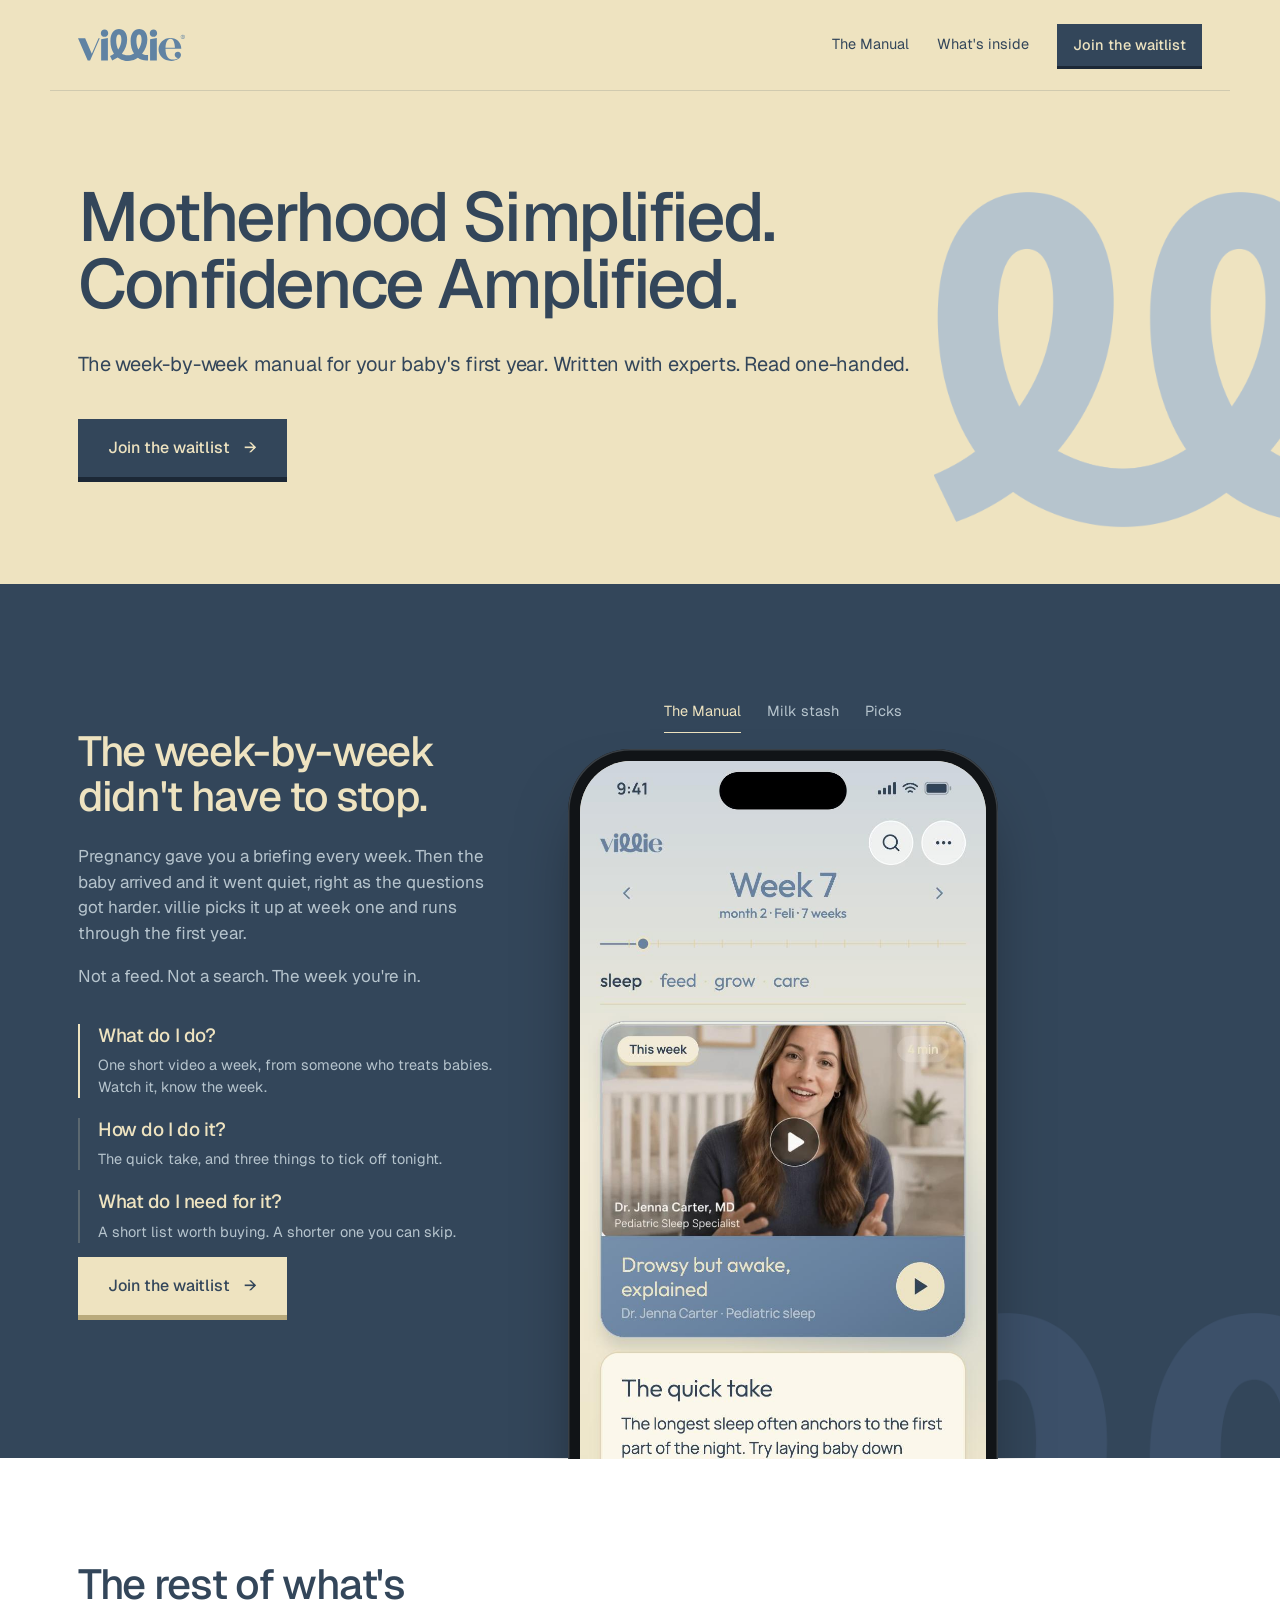
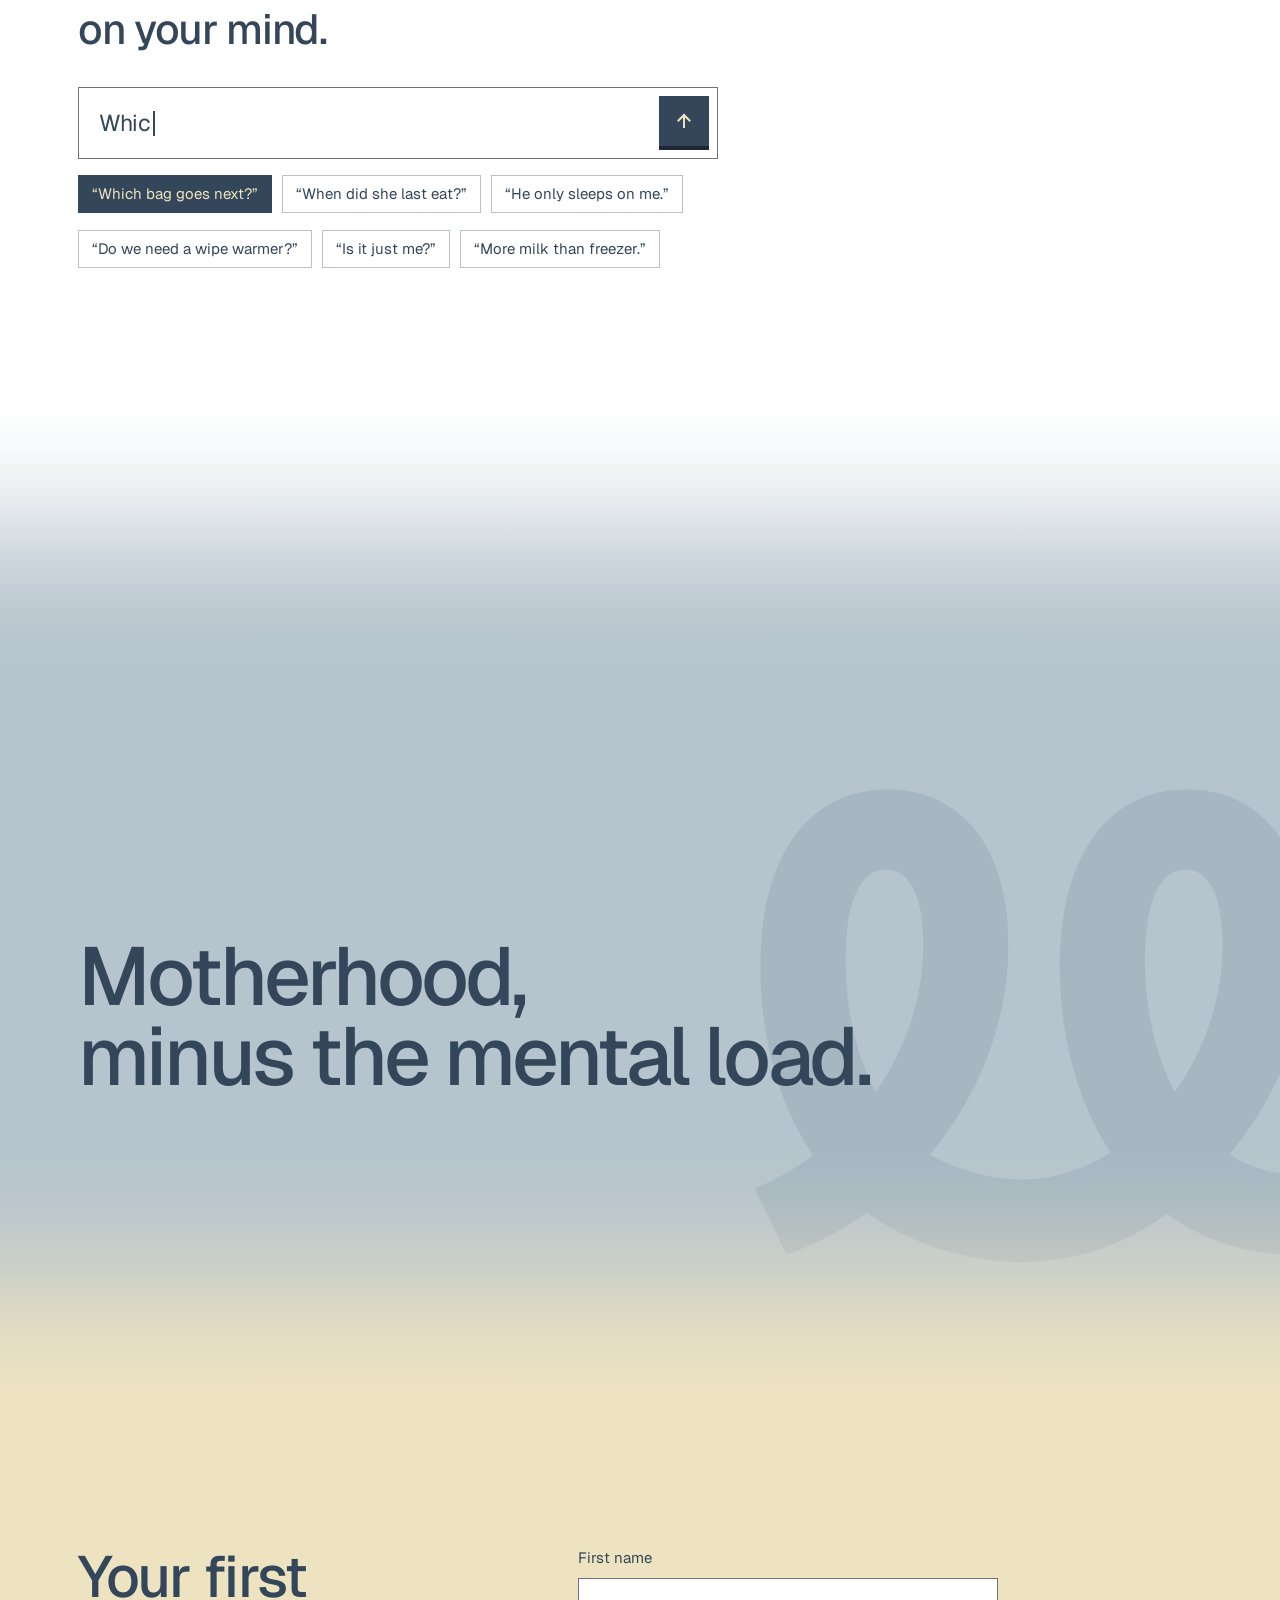
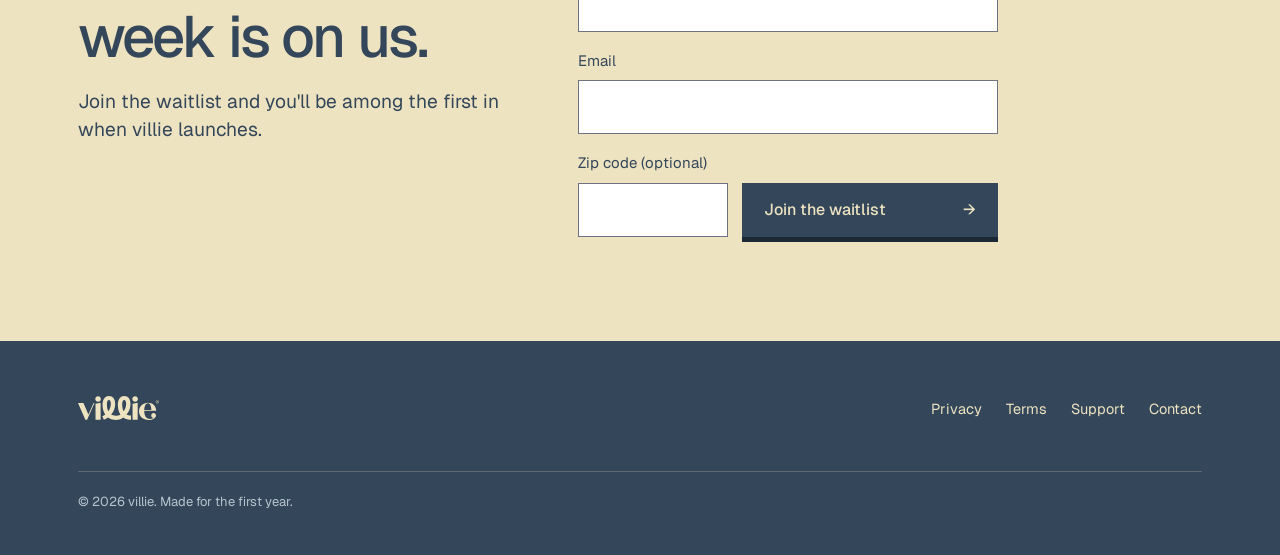
<file: index.html>
<!DOCTYPE html>
<html lang="en">
<head>
  <meta charset="UTF-8" />
  <meta name="viewport" content="width=device-width, initial-scale=1.0" />
  <title>villie · Motherhood Simplified. Confidence Amplified.</title>
  <meta name="description" content="villie is the week-by-week manual for your baby's first year. Written with experts, read one-handed." />
  <meta name="theme-color" content="#EEE3C0" />
  <link rel="canonical" href="https://villieapp.com/" />

  <meta property="og:title" content="villie · Motherhood Simplified. Confidence Amplified." />
  <meta property="og:description" content="The week-by-week manual for your baby's first year. Written with experts, read one-handed." />
  <meta property="og:type" content="website" />
  <meta property="og:url" content="https://villieapp.com/" />
  <meta property="og:site_name" content="villie" />
  <meta property="og:image" content="https://villieapp.com/og-image.jpg" />
  <meta property="og:image:type" content="image/jpeg" />
  <meta property="og:image:width" content="1200" />
  <meta property="og:image:height" content="630" />
  <meta property="og:image:alt" content="villie: Motherhood Simplified. Confidence Amplified." />

  <meta name="twitter:card" content="summary_large_image" />
  <meta name="twitter:title" content="villie · Motherhood Simplified. Confidence Amplified." />
  <meta name="twitter:description" content="The week-by-week manual for your baby's first year." />
  <meta name="twitter:image" content="https://villieapp.com/og-image.jpg" />

  <link rel="preconnect" href="https://fonts.googleapis.com" />
  <link rel="preconnect" href="https://fonts.gstatic.com" crossorigin />
  <link href="https://fonts.googleapis.com/css2?family=Geist:wght@400;500&display=swap" rel="stylesheet" />
  <link rel="stylesheet" href="styles.css" />
  <link rel="icon" type="image/png" sizes="32x32" href="favicon-32.png" />
  <link rel="icon" type="image/png" sizes="16x16" href="favicon-16.png" />
  <link rel="apple-touch-icon" href="villie-emblem-180.png" />

  <style>
    /* ════════════════ villie landing ════════════════
       Built to read like the brand book itself: numbered sections, hairline
       rules, a label column left and content right, flat full-bleed colour
       fields, tight negative tracking.

       ── DELIBERATELY ABSENT ──────────────────────────────────────────
       Pill / fully-rounded buttons, dot-prefixed eyebrows, rounded cards
       with icon chips, and small muted captions sitting beside a CTA.
       Those are the stock vocabulary of generated landing pages and the
       founder spotted them immediately. Corners here are square and the
       structure comes from rules and alignment, not from boxes. Keep it so.

       ── PALETTE / CONTRAST ───────────────────────────────────────────
       Champagne #EEE3C0 · Pastel Heather #B6C4CD · Glaucous #6083A3.
       Glaucous cannot carry small text (3.1:1 on champagne, 4.0:1 on
       white). Text-bearing dark fields use --ink #33465A, the deeper tone
       of the same blue: champagne on ink is 7.6:1.
       ───────────────────────────────────────────────────────────────── */

    :root {
      --white:#FFFFFF; --champagne:#EEE3C0; --heather:#B6C4CD; --glaucous:#6083A3;
      --ink:#33465A; --graphite:#6E7180; --space:#9DA2B3; --steel:#BCBFCC;
      --smoke:#D3D6E0; --cloud:#EDEFF7;
      --rule:rgba(51,70,90,.16); --rule-dk:rgba(238,227,192,.22);
      --gutter:28px; --maxw:1180px;
      --ease:cubic-bezier(.2,.7,.2,1);
      --edge:#1C2836;  /* the side of an ink button */
    }

    html, body {
      margin:0; background:var(--white); color:var(--ink);
      font-family:'Geist', -apple-system, BlinkMacSystemFont, 'Segoe UI', sans-serif;
      font-size:17px; line-height:1.5; -webkit-font-smoothing:antialiased;
    }
    * { box-sizing:border-box; }
    img { max-width:100%; }
    main { max-width:none; margin:0; padding:0; }
    .wrap { max-width:var(--maxw); margin:0 auto; padding:0 var(--gutter); position:relative; z-index:1; }

    /* One column, left-aligned. No label gutter and no section numbering:
       "01 / 02 / 03" down the side and a margin-note column are both stock
       generated-page decoration, flagged on sight. The headlines, the colour
       fields and the hairline index carry the structure instead. */
    /* Keep the page's single left margin. A narrower max-width here would be
       re-centred by .wrap's auto margins and indent these sections away from
       the full-bleed bands; constrain the content instead. */
    .cols > h1, .cols > .lede, .cols > div { max-width:920px; }

    /* The masthead stays with her: it leaves on the way down and returns on
       the way up, so the one action is always a thumb away. */
    header.lp { background:var(--champagne); position:sticky; top:0; z-index:20; }
    header.lp.away { transform:translateY(-100%); }
    header.lp:focus-within { transform:none; }
    header.lp .inner {
      max-width:var(--maxw); margin:0 auto; padding:24px var(--gutter);
      display:flex; align-items:center; justify-content:space-between; gap:20px;
      border-bottom:1px solid var(--rule);
    }
    .lp-mark { display:inline-flex; color:var(--glaucous); text-decoration:none; }
    .lp-mark i, footer.lp .mark i {
      display:block; height:32px; aspect-ratio:432.53 / 128.88; background:currentColor;
      -webkit-mask:url(villie-wordmark.svg) no-repeat center / contain;
              mask:url(villie-wordmark.svg) no-repeat center / contain;
    }
    nav.lp { display:flex; align-items:center; gap:28px; font-size:14.5px; }
    nav.lp a { color:var(--ink); text-decoration:none; padding-bottom:2px; border-bottom:1px solid transparent; }
    nav.lp a:hover, nav.lp a[aria-current="true"] { border-bottom-color:var(--ink); }
    /* The one action on the page, also in the masthead. Square, like every button here. */
    nav.lp a.nav-cta { background:var(--ink); color:var(--champagne); padding:10px 16px; border:none; font-weight:500;
                       box-shadow:0 3px 0 var(--edge); }
    nav.lp a.nav-cta:active { transform:translateY(2px); box-shadow:0 1px 0 var(--edge); }
    .skip { position:absolute; left:-9999px; top:0; background:var(--ink); color:var(--champagne); padding:12px 16px; z-index:10; }
    .skip:focus { left:0; }

    .hero { background:var(--champagne); padding:92px 0 108px; }
    h1 { font-size:clamp(38px,5.4vw,74px); line-height:.98; letter-spacing:-.035em; font-weight:500; margin:0 0 32px; text-wrap:balance; }
    /* Ink, not graphite: graphite on champagne is 3.8:1, under the 4.5:1 floor. */
    .ln { display:block; overflow:hidden; padding-bottom:.14em; margin-bottom:-.14em; }
    .ln > span { display:block; }
    .lede { font-size:clamp(17px,1.7vw,20px); line-height:1.45; letter-spacing:-.01em;
            color:var(--ink); max-width:50ch; margin:0 0 40px; text-wrap:pretty; }

    /* Square. Not a pill. */
    .btn {
      display:inline-flex; align-items:center; gap:14px; padding:17px 30px; border-radius:0;
      background:var(--ink); color:var(--champagne); font-size:16px; font-weight:500;
      text-decoration:none; border:none; cursor:pointer; font-family:inherit;
    }
    /* Buttons are keys. Each has a side: a solid edge under its face, in the
       darker tone of its own colour. The face lifts a little under the
       pointer and goes down when pressed, and stays down while it is busy.
       Hard edges only: no blur, no gradient, square like everything else. */
    .btn { box-shadow:0 5px 0 var(--edge); }
    .btn:active, .btn[disabled] { transform:translateY(4px); box-shadow:0 1px 0 var(--edge); }
    .btn[disabled] { cursor:progress; }
    @media (hover: hover) {
      .btn:hover:not(:active):not([disabled]) { transform:translateY(-2px); box-shadow:0 7px 0 var(--edge); }
      nav.lp a.nav-cta:hover:not(:active) { transform:translateY(-1px); box-shadow:0 4px 0 var(--edge); }
    }
    .btn [aria-hidden] { display:inline-block; }
    a:focus-visible, button:focus-visible, input:focus-visible { outline:2px solid var(--ink); outline-offset:3px; }
    /* An ink ring disappears on an ink field. */
    .manual :focus-visible, footer.lp :focus-visible { outline-color:var(--champagne); }

    section { padding:104px 0; }
    h2 { font-size:clamp(27px,3.4vw,42px); line-height:1.06; letter-spacing:-.032em;
         font-weight:500; margin:0 0 26px; max-width:18ch; text-wrap:balance; }
    p { margin:0 0 18px; }
    .body { color:var(--graphite); max-width:56ch; text-wrap:pretty; }

    .manual { background:var(--ink); color:var(--champagne); }
    .manual h2 { color:var(--champagne); }
    .manual .body { color:var(--heather); }
    /* Two columns: the words, and the phone taking the stage. The device is
       drawn in CSS so the screen can change — Manual, picks, the milk stash. */
    .wk-trio { display:grid; grid-template-columns:1fr 430px; gap:64px; align-items:center; }
    .manual .btn { background:var(--champagne); color:var(--ink); margin-top:8px; --edge:#B9AA7C; }
    .facts { display:grid; gap:20px; margin:34px 0 6px; max-width:440px; }
    .fact { border-left:2px solid var(--rule-dk); padding-left:18px; }
    .fact:first-child { border-color:var(--champagne); }
    .fact h3 { font-family:inherit; font-size:19px; letter-spacing:-.022em; font-weight:500; text-transform:none; margin:0 0 6px; color:var(--champagne); }
    .fact p { margin:0; font-size:14.5px; color:var(--heather); }
    /* The phone runs off the bottom of the section (the way Good Inside does it). */
    /* One phone, standing in space. The phone is the object: it arrives
       leaning back, stands up to face her, and leans a little toward the
       pointer. The screen stays what a screen is, flat, showing the real
       app. This is the page's one piece of depth; everything around it
       stays flat.
       .phone holds the perspective; .settle and .tilt carry the two motions
       (arriving, and leaning) so neither fights the other. */
    .phone { margin:0 0 -300px; align-self:end; perspective:1400px; perspective-origin:50% 36%; }
    .settle, .tilt, .device { transform-style:preserve-3d; }
    .device { position:relative; width:100%; aspect-ratio:426 / 898; border-radius:14.5% / 6.9%; background:#111417;
              padding:2.8%; box-shadow:0 0 0 1.5px #3a4046 inset, 0 40px 70px -24px rgba(0,0,0,.55); }
    /* The phone's far edge, a few pixels behind its face. */
    .device::before { content:""; position:absolute; inset:0; border-radius:inherit; background:#3a4046; transform:translateZ(-9px); }
    .glass { position:relative; width:100%; height:100%; }
    .screen { position:absolute; inset:0; border-radius:12.5% / 5.9%; overflow:hidden; background:#EEE3C0; }
    .screen img { position:absolute; inset:0; width:100%; height:100%; object-fit:cover; opacity:0; }
    .screen img.on { opacity:1; }
    /* The app's own tab bar works: each screenshot shows which tab it is. */
    .hot { position:absolute; top:89.5%; height:10.5%; width:25%; background:none; border:none; padding:0; cursor:pointer; }
    .hot.home { left:0; } .hot.manual { left:25%; } .hot.hub { left:50%; }
    .m-only { display:none; }
    /* Which screen the phone is showing, and a way to choose it: text and a
       hairline, the same vocabulary as the nav. While the screens rotate on
       their own, the hairline under the current one fills as its turn runs
       out, so the change never comes as a surprise. Choosing one stops it. */
    .screens { display:flex; justify-content:center; gap:26px; margin:0 0 16px; }
    .screens button { appearance:none; position:relative; background:none; border:none; border-bottom:1px solid transparent; border-radius:0;
                      padding:12px 0 10px; font:inherit; font-size:14.5px; color:var(--heather); cursor:pointer; }
    .screens button:hover { color:var(--champagne); }
    .screens button[aria-pressed="true"] { color:var(--champagne); border-bottom-color:var(--rule-dk); }
    .screens button::after { content:""; position:absolute; left:0; right:0; bottom:-1px; height:1px; background:var(--champagne);
                             transform:scaleX(0); transform-origin:left center; }
    .screens button[aria-pressed="true"]::after { transform:scaleX(1); }
    @media (max-width:1024px) { .wk-trio { grid-template-columns:1fr 360px; gap:40px; } }
    @media (max-width:860px) {
      /* On a phone: the headline, then the app itself, then the words. */
      .wk-trio { grid-template-columns:1fr; gap:26px; }
      .wk-trio > div:first-child { display:contents; }
      .wk-trio h2 { order:1; margin-bottom:0; }
      .phone { order:2; max-width:300px; width:100%; margin:6px auto 0; max-height:456px; overflow:hidden; position:relative; }
      .phone::after { content:""; position:absolute; left:0; right:0; bottom:0; height:120px; background:linear-gradient(180deg, rgba(51,70,90,0), var(--ink)); pointer-events:none; }
      .wk-trio .body { order:3; margin:0; }
      .d-only { display:none; }
      .facts { grid-template-columns:1fr; gap:18px; order:4; margin:0; }
      .fact h3 { font-size:18px; } .fact p { font-size:14px; }
      .m-only { display:inline-flex; order:5; justify-self:start; }
    }

    /* The rest of the app, told as the question it answers. Index rows on
       hairlines, not cards and not an icon grid: her words large on the left,
       the thing that settles it on the right. */
    .asks { list-style:none; margin:44px 0 0; padding:0; border-top:1px solid var(--rule); }
    .ask { display:grid; grid-template-columns:1.15fr 1fr; gap:56px; align-items:baseline;
           padding:30px 0; border-bottom:1px solid var(--rule); }
    .ask .q { font-size:clamp(23px,2.7vw,33px); line-height:1.1; letter-spacing:-.03em; font-weight:500;
              color:var(--ink); margin:0; text-indent:-.44em; }
    .ask h3 { font-family:inherit; font-size:18px; letter-spacing:-.02em; font-weight:500; text-transform:none; margin:0 0 5px; }
    .ask p { color:var(--graphite); margin:0; font-size:16px; line-height:1.45; }
    .ask .state { display:block; margin-top:8px; font-size:13.5px; color:var(--graphite); }

    /* Asked and answered. With the script running (and motion allowed) the
       index becomes a small conversation: a question writes itself into a
       box, is sent, and the feature that settles it comes back as the
       answer. The six questions stay on the page as prompts she can tap to
       ask herself. It is a demonstration, not a working chat: the box is
       not an input and the only answers are the six features, in the words
       already written for them.
       The list stays the real content: with the script it is restyled as
       the prompts (.prompts) and its answers are kept for screen readers;
       the animated parts are aria-hidden. Without the script, or with
       reduced motion, none of this is built and the plain index shows. */
    .composer { display:flex; align-items:center; gap:12px; max-width:640px; min-height:66px; margin-top:36px;
                padding:8px 8px 8px 20px; background:var(--white); border:1px solid var(--graphite); cursor:default; }
    .composer .typed { font-size:clamp(18px,1.9vw,23px); line-height:1.25; letter-spacing:-.02em; color:var(--ink); white-space:pre-wrap; }
    .composer .caret { flex:none; width:2px; height:1.5em; margin-left:-9px; background:var(--ink); }
    .composer .send { flex:none; margin-left:auto; margin-bottom:4px; width:50px; height:50px; display:grid; place-items:center; box-shadow:0 4px 0 var(--edge);
                      background:var(--ink); color:var(--champagne); }
    .composer .send svg { width:20px; height:20px; fill:none; stroke:currentColor; stroke-width:2; stroke-linecap:square; }
    .composer .send.press { transform:translateY(3px); box-shadow:0 1px 0 var(--edge); }

    .asks.prompts { display:flex; flex-wrap:wrap; gap:10px; max-width:720px; margin-top:16px; border-top:none; }
    /* Positioned, so the screen-reader-only answers inside stay inside the row. */
    .asks.prompts .ask { display:block; position:relative; padding:0; border-bottom:none; }
    .asks.prompts .q { font-size:15px; line-height:1.2; letter-spacing:0; font-weight:400; text-indent:0;
                       padding:9px 13px; border:1px solid var(--steel); cursor:pointer; }
    .asks.prompts .q:hover { border-color:var(--ink); }
    .asks.prompts .q[aria-pressed="true"] { background:var(--ink); border-color:var(--ink); color:var(--champagne); }
    /* The answers stay in the list for screen readers; sighted readers get them in the exchange. */
    .asks.prompts .ask > div { position:absolute; width:1px; height:1px; overflow:hidden; clip-path:inset(50%); white-space:nowrap; }

    .exchange { max-width:640px; min-height:176px; margin-top:34px; }
    .exchange .said { width:fit-content; max-width:88%; margin:0 0 20px auto; padding:12px 16px;
                      background:var(--champagne); color:var(--ink); font-size:17px; line-height:1.35; }
    .exchange .reply { border-left:2px solid var(--ink); padding-left:18px; }
    .exchange .reply h3 { font-family:inherit; font-size:21px; letter-spacing:-.022em; font-weight:500; text-transform:none; margin:0 0 6px; color:var(--ink); }
    .exchange .reply p { margin:0; font-size:17px; line-height:1.45; color:var(--graphite); min-height:1.45em; }
    .exchange .reply .state { display:block; margin-top:8px; font-size:13.5px; color:var(--graphite); }
    .exchange .said, .exchange .reply { opacity:0; transform:translateY(8px); }
    .exchange.q-on .said, .exchange.a-on .reply { opacity:1; transform:none; }

    .statement { background:var(--heather); padding:116px 0; }
    .statement p { font-size:clamp(28px,4vw,52px); line-height:1.08; letter-spacing:-.035em;
                   color:var(--ink); max-width:17ch; margin:0; font-weight:500; text-wrap:balance; }

    /* On champagne, body and labels are ink: graphite is 3.8:1 here. */
    .join { background:var(--champagne); position:relative; overflow:hidden; }
    /* Held below the band's edge until she is on the list, then it rises
       into place. Moved, never faded: the mark keeps its full colour. */
    .join .loop { right:-6%; bottom:-90px; width:clamp(260px,34vw,480px); aspect-ratio:1 / .83;
                  background:var(--heather); translate:0 120%; }
    .join.done .loop { translate:0 0; }
    .join .body { color:var(--ink); }
    /* The close: the offer on the left, the form beside it. Two fields that
       matter, then the optional one sharing a row with the action, so the
       whole form is three lines tall. When she is on the list the section
       stops asking: the offer and the form give way to the confirmation. */
    .join-grid { display:grid; grid-template-columns:minmax(0,1fr) minmax(0,420px); gap:72px; align-items:start; }
    .join h2 { font-size:clamp(32px,4.6vw,58px); line-height:1.02; max-width:12ch; margin-bottom:22px; }
    .join .body { font-size:clamp(17px,1.5vw,20px); line-height:1.45; max-width:24em; margin:0; }
    .field { display:block; margin-bottom:18px; }
    .field span { display:block; font-size:15px; color:var(--ink); margin-bottom:8px; }
    .field input { width:100%; padding:16px; border-radius:0; border:1px solid var(--graphite);
                   background:var(--white); font-family:inherit; font-size:16px; line-height:1.25; color:var(--ink); }
    .field input:focus { border-color:var(--ink); }
    .field input { transition:border-color .15s ease; }
    .row2 { display:grid; grid-template-columns:150px minmax(0,1fr); gap:14px; align-items:end; }
    .row2 .field { margin-bottom:0; }
    .row2 .btn { width:100%; justify-content:space-between; padding:17px 22px; line-height:1.25; }
    .join.done .join-say { display:none; }
    .join.done .join-grid { display:block; }
    .ok h2 { font-size:clamp(36px,5.4vw,72px); max-width:14ch; margin-bottom:18px; }
    .ok { display:none; }
    .ok[aria-hidden="false"] { display:block; }
    .err { color:#8C2F1D; font-size:15px; margin-top:14px; }

    footer.lp { background:var(--ink); color:var(--heather); padding:56px 0 44px; }
    footer.lp .inner { max-width:var(--maxw); margin:0 auto; padding:0 var(--gutter);
                       display:flex; flex-wrap:wrap; gap:24px; justify-content:space-between; align-items:flex-end; }
    footer.lp .mark { color:var(--champagne); display:inline-block; }
    footer.lp .mark i { height:24px; }
    footer.lp a { color:var(--champagne); text-decoration:none; border-bottom:1px solid transparent; }
    footer.lp a:hover { border-bottom-color:var(--champagne); }
    .f-links { display:flex; gap:24px; font-size:14.5px; flex-wrap:wrap; }
    .f-fine { font-size:13px; color:var(--heather); margin:26px 0 0; width:100%;
              border-top:1px solid var(--rule-dk); padding-top:20px; }

    @media (max-width:900px) {
      :root { --gutter:22px; }
      section, .statement { padding:64px 0; }
      .asks { margin-top:30px; }
      .join-grid { grid-template-columns:1fr; gap:34px; }
      .join h2 { max-width:14ch; }
      .fields { max-width:460px; }
      .ask { gap:32px; padding:24px 0; }
      .hero { padding:64px 0 76px; }
    }
    @media (max-width:560px) {
      /* One row: the wordmark and the one action. The page is a single scroll. */
      header.lp .inner { padding-top:16px; padding-bottom:16px; }
      .lp-mark i { height:27px; }
      nav.lp a:not(.nav-cta) { display:none; }
      .ask { grid-template-columns:1fr; gap:10px; }
      .composer { min-height:60px; padding-left:16px; margin-top:28px; }
      .composer .typed { font-size:17px; }
      .composer .send { width:44px; height:44px; }
      .exchange { min-height:200px; margin-top:28px; }
      /* One row she can swipe, edge to edge, so the answer stays right
         under the box instead of six prompts below it. */
      .asks.prompts { flex-wrap:nowrap; overflow-x:auto; margin-left:calc(var(--gutter) * -1); margin-right:calc(var(--gutter) * -1);
                      padding:0 var(--gutter); scrollbar-width:none; }
      .asks.prompts::-webkit-scrollbar { display:none; }
      .asks.prompts .ask { flex:none; }
      .asks.prompts .q { white-space:nowrap; }
      .row2 { grid-template-columns:1fr; gap:0; }
      .row2 .field { margin-bottom:18px; }
      .btn { width:100%; justify-content:space-between; }
    }

    /* ── The double loop ─────────────────────────────────────────────
       The mark is the brand's one expressive form, so it does the work
       photography would otherwise do. Used three ways, always LARGE and
       always cropped by the edge of its band — never small, never
       repeated as a cute garnish. Each is a solid palette colour: the
       book forbids opacity shifts, so depth comes from tonal choice.
       ──────────────────────────────────────────────────────────────── */
    .loop { position:absolute; pointer-events:none;
      -webkit-mask:url(villie-emblem.png) no-repeat center / contain;
              mask:url(villie-emblem.png) no-repeat center / contain; }

    .hero { position:relative; overflow:hidden; }
    .hero .loop { right:-7%; top:50%; transform:translateY(-44%);
                  width:clamp(260px,34vw,480px); aspect-ratio:1 / .83;
                  background:var(--heather); }

    /* On the dark field a near-tone of the ink: present, not decorative. */
    .manual { position:relative; overflow:hidden; }
    .manual .loop { right:-10%; bottom:-30%;
                    width:clamp(300px,40vw,620px); aspect-ratio:1 / .83;
                    background:#3C5069; }

    /* The statement band carries the repeat, scaled big enough to read as
       texture rather than wallpaper. */
    .statement { position:relative; overflow:hidden; }
    .statement .loop { right:-6%; top:-28%;
                       width:clamp(280px,36vw,540px); aspect-ratio:1 / .83;
                       background:#A7B7C2; }

    @media (max-width:700px) {
      .manual .loop { display:none; }
      .hero { padding-bottom:196px; }
      .hero .loop { top:auto; bottom:-64px; right:-34px; transform:none; width:270px; }
      .statement { padding-bottom:168px; }
      .statement .loop { top:auto; bottom:-70px; right:-30px; width:250px; }
      .join.done { padding-bottom:168px; }
      .join .loop { bottom:-70px; right:-30px; width:250px; }
    }

    /* ── Blends ──────────────────────────────────────────────────────
       Where two light fields meet, they melt into each other; where a field
       meets the ink, it stops at an edge. That is the whole rule.
       The page was built on flat fields meeting at edges, and the edges
       are still what gives it its shape: the hero, the phone section and
       the footer are cut clean, and the loops in the hero and the form are
       cropped by an edge again. The two joins between light colours (white
       into heather, heather into champagne) are the exception, because a
       blend between near neighbours reads as light, not as a third colour.
       The brand book forbids gradients, so these two remain a trial; delete
       this block and every section meets at an edge.
       How they work: the section grows a short tail of bottom padding and a
       veil over its bottom runs from clear to the next section's colour,
       on an eased ramp (smootherstep stops) so it has no visible start or
       end. The veil sits above the section's loop and below its words.
       ──────────────────────────────────────────────────────────────── */
    :root {
      --blend:320px; --tail:100px;
      --to-heather:linear-gradient(to bottom, rgba(182,196,205,0.000) 0.0%, rgba(182,196,205,0.005) 8.3%, rgba(182,196,205,0.035) 16.7%, rgba(182,196,205,0.104) 25.0%, rgba(182,196,205,0.210) 33.3%, rgba(182,196,205,0.347) 41.7%, rgba(182,196,205,0.500) 50.0%, rgba(182,196,205,0.653) 58.3%, rgba(182,196,205,0.790) 66.7%, rgba(182,196,205,0.896) 75.0%, rgba(182,196,205,0.965) 83.3%, rgba(182,196,205,0.995) 91.7%, rgba(182,196,205,1.000) 100.0%);
      --to-champagne:linear-gradient(to bottom, rgba(238,227,192,0.000) 0.0%, rgba(238,227,192,0.005) 8.3%, rgba(238,227,192,0.035) 16.7%, rgba(238,227,192,0.104) 25.0%, rgba(238,227,192,0.210) 33.3%, rgba(238,227,192,0.347) 41.7%, rgba(238,227,192,0.500) 50.0%, rgba(238,227,192,0.653) 58.3%, rgba(238,227,192,0.790) 66.7%, rgba(238,227,192,0.896) 75.0%, rgba(238,227,192,0.965) 83.3%, rgba(238,227,192,0.995) 91.7%, rgba(238,227,192,1.000) 100.0%);
    }
    /* Its own white, not the page's showing through: it has to cover the seam above it. */
    #inside { position:relative; background:var(--white); }
    /* Section heights land on fractions of a pixel; without this overlap the
       page shows through as a hairline where two sections meet. */
    main > section + section, footer.lp { margin-top:-1px; }
    #inside::after, .statement::after {
      content:""; position:absolute; left:0; right:0; bottom:0; height:var(--blend); pointer-events:none;
    }
    #inside::after { background:var(--to-heather); }
    .statement::after { background:var(--to-champagne); }
    #inside { padding-bottom:calc(104px + var(--tail)); }
    .statement { padding-bottom:calc(116px + var(--tail)); }
    @media (max-width:900px) {
      :root { --blend:240px; --tail:76px; }
      #inside, .statement { padding-bottom:calc(64px + var(--tail)); }
    }
    @media (max-width:700px) {
      .statement { padding-bottom:calc(168px + var(--tail)); }
    }

    /* ── The statement ───────────────────────────────────────────────
       The page's one pause. It was a line of body-sized type in a short
       band, and once the blends arrived the band was mostly blend: it read
       as a gap between sections. Now it is a screen of its own: the line
       set large enough to be the thing on screen, the band tall enough to
       hold a field of plain heather around it, the loop big behind the
       words. Nothing added but scale and room.
       ──────────────────────────────────────────────────────────────── */
    .statement { display:flex; align-items:center; min-height:clamp(480px,84vh,800px); }
    .statement .wrap { width:100%; }
    .statement p { font-size:clamp(42px,6.4vw,92px); line-height:.98; letter-spacing:-.04em; max-width:none; }
    @media (min-width:701px) {
      .statement .loop { top:50%; right:-7%; width:clamp(340px,48vw,700px); transform:translateY(-58%); }
    }
    @media (max-width:700px) {
      .statement { min-height:clamp(440px,74vh,660px); }
      .statement .loop { width:300px; right:-40px; bottom:96px; }
    }

    /* ── Motion ──────────────────────────────────────────────────────
       Small, once, and only transform / opacity / clip. Everything here is
       inside no-preference: with reduced motion the page is simply still,
       and nothing depends on a script to become visible except .reveal,
       which is opt-in behind the js class.
       ──────────────────────────────────────────────────────────────── */
    @media (prefers-reduced-motion: no-preference) {
      html { scroll-behavior:smooth; }
      header.lp { transition:transform .32s var(--ease); }
      .btn, nav.lp a.nav-cta { transition:transform .12s ease, box-shadow .12s ease; }
      .btn [aria-hidden] { transition:transform .2s ease; }
      .btn:hover [aria-hidden] { transform:translateX(4px); }
      #wl-submit[disabled] [aria-hidden] { animation:nudge .7s ease-in-out infinite alternate; }

      /* The hero arrives in reading order: line, line, lede, action. The
         loop is uncovered left to right, the way it would be written. */
      .hero h1 .ln > span { animation:line-up .85s var(--ease) backwards; }
      .hero h1 .ln:nth-child(2) > span { animation-delay:.09s; }
      .hero .lede { animation:rise .7s var(--ease) .3s backwards; }
      .hero .btn { animation:rise .7s var(--ease) .42s backwards; }
      .hero .loop { animation:wipe 1.2s var(--ease) .2s backwards; }

      /* The statement arrives the way the headline did: each line rises
         from behind its own edge. The paragraph itself does not fade. */
      .js .statement .reveal { opacity:1; transform:none; }
      .js .statement .ln > span { transform:translateY(105%); transition:transform .95s var(--ease); }
      .js .statement .ln:nth-child(2) > span { transition-delay:.12s; }
      .js .statement .reveal.in .ln > span { transform:none; }

      /* Opt-in: if the script never runs, content renders plainly rather than
         staying invisible forever. */
      .js .reveal { opacity:0; transform:translateY(12px); transition:opacity .6s var(--ease), transform .6s var(--ease); }
      .js .reveal.in { opacity:1; transform:none; }
      /* The phone arrives leaning back and turned away, and stands up to
         face her as the section comes into view. */
      .js .manual .reveal .settle { transform:translateY(70px) rotateX(20deg) rotateY(-16deg) scale(.95); transition:transform 1.5s var(--ease) .1s; }
      .js .manual .reveal.in .settle { transform:none; }
      .screen img { transition:opacity .45s ease; }

      .composer .caret { animation:blink 1.06s steps(1) infinite; }
      .composer .send { transition:transform .12s ease, box-shadow .12s ease; }
      .exchange.q-on .said { transition:opacity .35s var(--ease), transform .35s var(--ease); }
      .exchange.a-on .reply { transition:opacity .4s var(--ease), transform .4s var(--ease); }

      .screens.auto button[aria-pressed="true"]::after { animation:tick 5s linear both; }
      .screens.auto.paused button[aria-pressed="true"]::after,
      .screens.auto.offstage button[aria-pressed="true"]::after { animation-play-state:paused; }

      .join .loop { transition:translate 1s var(--ease) .1s; }
      .ok[aria-hidden="false"] { animation:rise .6s var(--ease) backwards; }

      /* Where the browser can tie an animation to scroll, the loops sit a
         little behind the page and lag it by a few pixels. No script. */
      @supports (animation-timeline: view()) {
        .manual .loop, .statement .loop { animation:drift linear both; animation-timeline:view(); }
        /* Without a mouse there is nothing to lean toward, so the phone
           leans with the scroll: a few degrees from one edge of the screen
           to the other. */
        @media (hover: none) {
          .tilt { animation:lean linear both; animation-timeline:view(); }
        }
        .hero .loop { animation:wipe 1.2s var(--ease) .2s backwards, drift linear both; animation-timeline:auto, view(); }
      }

      @keyframes line-up { from { transform:translateY(105%); } }
      @keyframes rise { from { opacity:0; transform:translateY(12px); } }
      @keyframes wipe { from { clip-path:inset(0 100% 0 0); } to { clip-path:inset(0 0 0 0); } }
      @keyframes lean { from { transform:rotateX(6deg) rotateY(-7deg); } to { transform:rotateX(-5deg) rotateY(7deg); } }
      @keyframes drift { from { translate:0 -26px; } to { translate:0 26px; } }
      @keyframes blink { 50% { opacity:0; } }
      @keyframes tick { from { transform:scaleX(0); } to { transform:scaleX(1); } }
      @keyframes nudge { to { transform:translateX(6px); } }
    }
  </style>
</head>
<body>

  <a class="skip" href="#main">Skip to content</a>
  <header class="lp">
    <div class="inner">
      <a href="/" class="lp-mark" aria-label="villie home"><i role="img" aria-label="villie"></i></a>
      <nav class="lp" aria-label="Primary">
        <a href="#manual">The Manual</a>
        <a href="#inside">What's inside</a>
        <a href="#join" class="nav-cta">Join the waitlist</a>
      </nav>
    </div>
  </header>

  <main id="main">
    <section class="hero">
      <span class="loop" aria-hidden="true"></span>
      <div class="wrap cols">
          <h1><span class="ln"><span>Motherhood Simplified.</span></span> <span class="ln"><span>Confidence Amplified.</span></span></h1>
          <p class="lede">The week-by-week manual for your baby's first year. Written with experts. Read one-handed.</p>
          <a href="#join" class="btn">Join the waitlist <span aria-hidden="true">&rarr;</span></a>
      </div>
    </section>

    <section id="manual" class="manual">
      <span class="loop" aria-hidden="true"></span>
      <div class="wrap cols">
        <div class="reveal">
          <div class="wk-trio">
            <div>
              <h2>The week-by-week didn't have to stop.</h2>
              <p class="body">Pregnancy gave you a briefing every week. Then the baby arrived and it went quiet, right as the questions got harder. villie picks it up at week one and runs through the first year.</p>
              <p class="body">Not a feed. Not a search. The week you're in.</p>
              <div class="facts">
                <div class="fact"><h3>What do I do?</h3><p>One short video a week, from someone who treats babies. Watch it, know the week.</p></div>
                <div class="fact"><h3>How do I do it?</h3><p>The quick take, and three things to tick off tonight.</p></div>
                <div class="fact"><h3>What do I need for it?</h3><p>A short list worth buying. A shorter one you can skip.</p></div>
              </div>
              <a href="#join" class="btn d-only">Join the waitlist <span aria-hidden="true">&rarr;</span></a>
            </div>
            <figure class="phone" aria-label="The villie app on an iPhone: the Manual at week 7, the milk stash, and this week's picks.">
              <div class="screens" id="screen-picker" role="group" aria-label="Choose a screen">
                <button type="button" aria-pressed="true">The Manual</button>
                <button type="button" aria-pressed="false">Milk stash</button>
                <button type="button" aria-pressed="false">Picks</button>
              </div>
              <div class="settle"><div class="tilt" id="tilt"><div class="device" id="stage"><div class="glass">
                <div class="screen">
                  <img src="screen-manual.jpg" alt="The Manual at week 7: the week navigator, the four pillars, this week's video and the quick take." class="on" width="800" height="1739" />
                  <img src="screen-milk.jpg" alt="The milk stash: a drop of milk showing 12 of 14 days saved, 18 bags and 86 ounces in the freezer, and the next bags to use." width="800" height="1739" loading="lazy" />
                  <img src="screen-picks.jpg" alt="Picks for 0 to 3 months: the sleep shelf, with the swaddle, the sound machine and the night light villie would actually buy." width="800" height="1739" loading="lazy" />
                </div>
                <button type="button" class="hot home" data-shot="2" tabindex="-1" aria-hidden="true"></button>
                <button type="button" class="hot manual" data-shot="0" tabindex="-1" aria-hidden="true"></button>
                <button type="button" class="hot hub" data-shot="1" tabindex="-1" aria-hidden="true"></button>
              </div></div></div></div>
            </figure>
            <a href="#join" class="btn m-only">Join the waitlist <span aria-hidden="true">&rarr;</span></a>
          </div>
        </div>
      </div>
    </section>

    <section id="inside">
      <div class="wrap cols">
        <div class="reveal">
          <h2>The rest of what's on your mind.</h2>
          <ul class="asks">
            <li class="ask">
              <p class="q">&ldquo;Which bag goes next?&rdquo;</p>
              <div><h3>Your milk stash</h3><p>Every bag, every ounce. You always know what's next.</p></div>
            </li>
            <li class="ask">
              <p class="q">&ldquo;When did she last eat?&rdquo;</p>
              <div><h3>The day sheet</h3><p>One page for whoever has the baby, handed over as a link.</p></div>
            </li>
            <li class="ask">
              <p class="q">&ldquo;He only sleeps on me.&rdquo;</p>
              <div><h3>Sounds that settle</h3><p>Rain, heartbeat, white noise. Get your arms back.</p></div>
            </li>
            <li class="ask">
              <p class="q">&ldquo;Do we need a wipe warmer?&rdquo;</p>
              <div><h3>Picks worth buying</h3><p>The few things we'd actually buy, by stage.</p></div>
            </li>
            <li class="ask">
              <p class="q">&ldquo;Is it just me?&rdquo;</p>
              <div><h3>The Buzz</h3><p>What mothers are talking about this week.</p></div>
            </li>
            <li class="ask">
              <p class="q">&ldquo;More milk than freezer.&rdquo;</p>
              <div><h3>Milk sharing</h3><p>Mothers with milk, meeting mothers who need it.</p><span class="state">Coming soon</span></div>
            </li>
          </ul>
        </div>
      </div>
    </section>

    <section class="statement">
      <span class="loop" aria-hidden="true"></span>
      <div class="wrap">
        <p class="reveal"><span class="ln"><span>Motherhood,</span></span> <span class="ln"><span>minus the mental load.</span></span></p>
      </div>
    </section>

    <section id="join" class="join">
      <span class="loop" aria-hidden="true"></span>
      <div class="wrap cols">
        <div>
          <div class="join-grid">
            <div class="join-say">
              <h2>Your first week is on us.</h2>
              <p class="body">Join the waitlist and you'll be among the first in when villie launches.</p>
            </div>
            <div class="fields">
              <form id="wl-form" novalidate>
                <input type="text" name="_gotcha" tabindex="-1" autocomplete="off" aria-hidden="true" style="position:absolute;left:-9999px;opacity:0;">
                <label class="field"><span>First name</span>
                  <input type="text" name="first_name" required autocomplete="given-name" autocapitalize="words" maxlength="40"></label>
                <label class="field"><span>Email</span>
                  <input type="email" name="email" required autocomplete="email" inputmode="email" autocapitalize="off" spellcheck="false" maxlength="120"></label>
                <div class="row2">
                  <label class="field zip"><span>Zip code (optional)</span>
                    <input type="text" name="zip" autocomplete="postal-code" inputmode="numeric" maxlength="10"></label>
                  <button type="submit" class="btn" id="wl-submit">
                    <span data-label>Join the waitlist</span>
                    <span data-loading hidden>Joining…</span>
                    <span aria-hidden="true">&rarr;</span>
                  </button>
                </div>
              </form>
              <div class="ok" id="wl-ok" aria-hidden="true" role="status">
                <h2 id="wl-ok-title">You're on the list.</h2>
                <p class="body">We'll be in touch the moment villie launches, and your first week is on us.</p>
              </div>
            </div>
          </div>
        </div>
      </div>
    </section>
  </main>

  <footer class="lp">
    <div class="inner">
      <a href="/" class="mark" aria-label="villie home"><i role="img" aria-label="villie"></i></a>
      <div class="f-links">
        <a href="privacy.html">Privacy</a>
        <a href="terms.html">Terms</a>
        <a href="support.html">Support</a>
        <a href="contact.html">Contact</a>
      </div>
      <p class="f-fine">© 2026 villie. Made for the first year.</p>
    </div>
  </footer>

  <script>
    document.documentElement.classList.add('js');

    /* Waitlist -> Supabase. Posts with the PUBLISHABLE key, which grants anon
       INSERT only (migration 100): signups go in, nobody can read the list
       back. A 409 means the address is already on the list, which for the
       mother is also success. */
    (function () {
      var form = document.getElementById('wl-form');
      if (!form) return;
      var ok = document.getElementById('wl-ok');
      var submit = document.getElementById('wl-submit');
      var label = submit.querySelector('[data-label]');
      var loading = submit.querySelector('[data-loading]');

      form.addEventListener('submit', function (e) {
        e.preventDefault();
        if (form.elements['_gotcha'] && form.elements['_gotcha'].value) { reveal(); return; }
        if (!form.checkValidity()) { form.reportValidity(); return; }
        submit.disabled = true; label.hidden = true; loading.hidden = false;

        var data = new FormData(form);
        var SB_URL = 'https://albyndcruwopulazvpjs.supabase.co';
        var SB_KEY = 'sb_publishable_zBiBB7U-7BGuAcfMfivMcQ_IRuYo4yj';
        var params = new URLSearchParams(window.location.search);
        var src = (params.get('src') || params.get('utm_source') || 'website')
          .replace(/[^a-zA-Z0-9_-]/g, '').slice(0, 60) || 'website';

        fetch(SB_URL + '/rest/v1/waitlist', {
          method: 'POST',
          headers: {
            'apikey': SB_KEY, 'Authorization': 'Bearer ' + SB_KEY,
            'Content-Type': 'application/json', 'Prefer': 'return=minimal'
          },
          body: JSON.stringify({
            first_name: (data.get('first_name') || '').trim(),
            email: (data.get('email') || '').trim().toLowerCase(),
            zip: (data.get('zip') || '').trim() || null,
            source: src
          })
        })
          .then(function (res) { if (res.ok || res.status === 409) reveal(); else throw new Error('submit-failed'); })
          .catch(function () {
            submit.disabled = false; label.hidden = false; loading.hidden = true;
            if (!form.querySelector('.err')) {
              var p = document.createElement('p');
              p.className = 'err';
              p.setAttribute('role', 'alert');
              p.textContent = "Couldn't save your spot. Check your connection and try again, or email help@villieapp.com.";
              form.appendChild(p);
            }
          });
      });

      function reveal() {
        var name = (form.elements['first_name'].value || '').trim().split(/\s+/)[0];
        if (name) document.getElementById('wl-ok-title').textContent = "You're on the list, " + name + ".";
        form.hidden = true;
        document.getElementById('join').classList.add('done');
        ok.setAttribute('aria-hidden', 'false');
        ok.setAttribute('tabindex', '-1');
        ok.focus({ preventScroll: false });
      }
    })();

    (function () {
      var els = document.querySelectorAll('.reveal');
      if (!els.length) return;
      var reduce = window.matchMedia && window.matchMedia('(prefers-reduced-motion: reduce)').matches;
      if (reduce || !('IntersectionObserver' in window)) {
        els.forEach(function (el) { el.classList.add('in'); });
        return;
      }
      var io = new IntersectionObserver(function (entries) {
        entries.forEach(function (en) {
          if (en.isIntersecting) { en.target.classList.add('in'); io.unobserve(en.target); }
        });
      }, { rootMargin: '0px 0px -8% 0px', threshold: 0.05 });
      els.forEach(function (el) { io.observe(el); });
    })();
  </script>
  <script>
    /* The phone: three screens. She changes screen by its label or by the
       app's own tab bar. Until she does they take turns, timed by the
       hairline under the current label (a CSS animation), so pausing that
       hairline pauses the turn with it. */
    (function () {
      var stage = document.getElementById('stage');
      var picker = document.getElementById('screen-picker');
      if (!stage || !picker) return;
      var shots = stage.querySelectorAll('.screen img');
      var tabs = picker.querySelectorAll('button');
      var n = shots.length;
      if (n < 2 || tabs.length !== n) return;
      var front = 0;

      function show(k) {
        if (k === front) return;
        shots[front].classList.remove('on'); tabs[front].setAttribute('aria-pressed', 'false');
        front = k;
        shots[front].classList.add('on'); tabs[front].setAttribute('aria-pressed', 'true');
      }
      function stop() { picker.classList.remove('auto', 'paused', 'offstage'); }

      Array.prototype.forEach.call(tabs, function (tab, k) {
        tab.addEventListener('click', function () { stop(); show(k); });
      });
      Array.prototype.forEach.call(stage.querySelectorAll('.hot'), function (hot) {
        hot.addEventListener('click', function () { stop(); show(+hot.getAttribute('data-shot')); });
      });

      if (window.matchMedia('(prefers-reduced-motion: reduce)').matches) return;

      picker.classList.add('auto');
      picker.addEventListener('animationend', function (e) {
        if (e.animationName === 'tick' && picker.classList.contains('auto')) show((front + 1) % n);
      });
      ['mouseenter', 'focusin'].forEach(function (ev) { picker.addEventListener(ev, function () { picker.classList.add('paused'); }); });
      ['mouseleave', 'focusout'].forEach(function (ev) { picker.addEventListener(ev, function () { picker.classList.remove('paused'); }); });
      /* No turns taken while nobody is looking. */
      if ('IntersectionObserver' in window) {
        new IntersectionObserver(function (entries) {
          picker.classList.toggle('offstage', !entries[0].isIntersecting);
        }).observe(stage);
      }

      /* With a mouse, the phone leans toward the pointer. */
      var tilt = document.getElementById('tilt');
      var sec = document.getElementById('manual');
      if (!tilt || !sec || !window.matchMedia('(hover: hover) and (pointer: fine)').matches) return;
      var tx = 0, ty = 0, cx = 0, cy = 0, raf = null;
      function lean() {
        cx += (tx - cx) * 0.07; cy += (ty - cy) * 0.07;
        tilt.style.transform = 'rotateX(' + cy.toFixed(2) + 'deg) rotateY(' + cx.toFixed(2) + 'deg)';
        raf = (Math.abs(tx - cx) > 0.02 || Math.abs(ty - cy) > 0.02) ? requestAnimationFrame(lean) : null;
      }
      sec.addEventListener('pointermove', function (e) {
        var r = sec.getBoundingClientRect();
        tx = ((e.clientX - r.left) / r.width - 0.5) * 16;
        ty = ((e.clientY - r.top) / r.height - 0.5) * -10;
        if (!raf) raf = requestAnimationFrame(lean);
      });
      sec.addEventListener('pointerleave', function () { tx = 0; ty = 0; if (!raf) raf = requestAnimationFrame(lean); });
    })();

    /* Asked and answered: the index as a small conversation. A question
       writes itself into the box, is sent, and its feature comes back as
       the answer. It runs through the six on its own while the section is
       on screen, until she taps a prompt; then it asks only what she taps.
       Built only when motion is allowed: otherwise the plain index stays. */
    (function () {
      var list = document.querySelector('.asks');
      if (!list || !('IntersectionObserver' in window) || !window.Promise) return;
      if (window.matchMedia('(prefers-reduced-motion: reduce)').matches) return;
      var rows = list.querySelectorAll('.ask');
      var items = [];
      Array.prototype.forEach.call(rows, function (row) {
        var q = row.querySelector('.q'), name = row.querySelector('h3'), line = name && name.nextElementSibling, state = row.querySelector('.state');
        if (!q || !name || !line) return;
        items.push({ q: q, text: q.textContent.replace(/[\u201C\u201D"]/g, '').trim(), name: name.textContent, line: line.textContent, state: state ? state.textContent : '' });
      });
      var n = items.length;
      if (n < 2 || n !== rows.length) return;

      function el(tag, cls, parent) { var e = document.createElement(tag); if (cls) e.className = cls; if (parent) parent.appendChild(e); return e; }
      var composer = el('div', 'composer'); composer.setAttribute('aria-hidden', 'true');
      var typed = el('span', 'typed', composer);
      el('i', 'caret', composer);
      var send = el('span', 'send', composer);
      send.innerHTML = '<svg viewBox="0 0 20 20"><path d="M10 16V4M4.5 9.5L10 4l5.5 5.5"/></svg>';
      var exchange = el('div', 'exchange'); exchange.setAttribute('aria-hidden', 'true');
      var said = el('p', 'said', exchange);
      var reply = el('div', 'reply', exchange);
      var rName = el('h3', '', reply), rLine = el('p', '', reply), rState = el('span', 'state', reply);
      list.parentNode.insertBefore(composer, list);
      list.parentNode.insertBefore(exchange, list.nextSibling);
      list.classList.add('prompts');

      var run = 0, current = -1, auto = true, seen = false;
      /* Resolves true if nothing newer has started since: every step checks
         it, so tapping a prompt abandons whatever was mid-sentence. */
      function wait(ms, id) { return new Promise(function (ok) { setTimeout(function () { ok(id === run); }, ms); }); }

      function mark(k) {
        items.forEach(function (it, d) { it.q.setAttribute('aria-pressed', d === k ? 'true' : 'false'); });
        current = k;
        /* Where the prompts are one swipeable row, keep the current one in view. */
        if (list.scrollWidth > list.clientWidth + 1) {
          var gap = parseFloat(getComputedStyle(list).paddingLeft) || 0;
          list.scrollBy({ left: items[k].q.getBoundingClientRect().left - list.getBoundingClientRect().left - gap, behavior: 'smooth' });
        }
      }
      function ask(k, quick) {
        var id = ++run, it = items[k], c = 0, w = 0, words = it.line.split(' ');
        mark(k);
        typed.textContent = '';
        function type() {
          if (c >= it.text.length) return wait(quick ? 140 : 420, id);
          typed.textContent = it.text.slice(0, ++c);
          return wait(quick ? 16 : 34 + Math.random() * 52, id).then(function (ok) { return ok ? type() : false; });
        }
        function stream() {
          if (w >= words.length) { rState.textContent = it.state; return true; }
          rLine.textContent = words.slice(0, ++w).join(' ');
          return wait(58, id).then(function (ok) { return ok ? stream() : false; });
        }
        return type().then(function (ok) {
          if (!ok) return false;
          send.classList.add('press');
          return wait(170, id);
        }).then(function (ok) {
          send.classList.remove('press');
          if (!ok) return false;
          typed.textContent = '';
          exchange.classList.remove('q-on', 'a-on');
          said.textContent = it.text; rName.textContent = it.name; rLine.textContent = ''; rState.textContent = '';
          void exchange.offsetWidth;
          exchange.classList.add('q-on');
          return wait(560, id);
        }).then(function (ok) {
          if (!ok) return false;
          exchange.classList.add('a-on');
          return stream();
        });
      }
      function cycle(k) {
        if (!auto || !seen) return;
        ask(k, false).then(function (ok) {
          if (!ok || !auto) return;
          wait(3400, run).then(function (still) { if (still && auto && seen) cycle((k + 1) % n); });
        });
      }

      items.forEach(function (it, k) {
        it.q.setAttribute('role', 'button');
        it.q.setAttribute('tabindex', '0');
        it.q.setAttribute('aria-pressed', 'false');
        function pick() { auto = false; ask(k, true); }
        it.q.addEventListener('click', pick);
        it.q.addEventListener('keydown', function (e) {
          if (e.key === 'Enter' || e.key === ' ') { e.preventDefault(); pick(); }
        });
      });

      /* It only talks while she can see it. */
      new IntersectionObserver(function (entries) {
        seen = entries[0].isIntersecting;
        if (!auto) return;
        if (seen) cycle((current + 1) % n); else run++;
      }, { threshold: 0.35 }).observe(composer);
    })();

    /* The masthead: away on the way down, back on the way up. */
    (function () {
      var head = document.querySelector('header.lp');
      if (!head) return;
      var last = window.scrollY, queued = false;
      function update() {
        var y = window.scrollY;
        if (y < 140) head.classList.remove('away');
        else if (y > last + 4) head.classList.add('away');
        else if (y < last - 4) head.classList.remove('away');
        last = y; queued = false;
      }
      window.addEventListener('scroll', function () {
        if (!queued) { queued = true; requestAnimationFrame(update); }
      }, { passive: true });
    })();

    /* The nav says where she is. */
    (function () {
      if (!('IntersectionObserver' in window)) return;
      var links = {};
      Array.prototype.forEach.call(document.querySelectorAll('nav.lp a[href^="#"]:not(.nav-cta)'), function (a) {
        links[a.getAttribute('href').slice(1)] = a;
      });
      var io = new IntersectionObserver(function (entries) {
        entries.forEach(function (en) {
          var a = links[en.target.id];
          if (!a) return;
          if (en.isIntersecting) a.setAttribute('aria-current', 'true'); else a.removeAttribute('aria-current');
        });
      }, { rootMargin: '-45% 0px -50% 0px' });
      Object.keys(links).forEach(function (id) { var el = document.getElementById(id); if (el) io.observe(el); });
    })();
  </script>
</body>
</html>
</file>
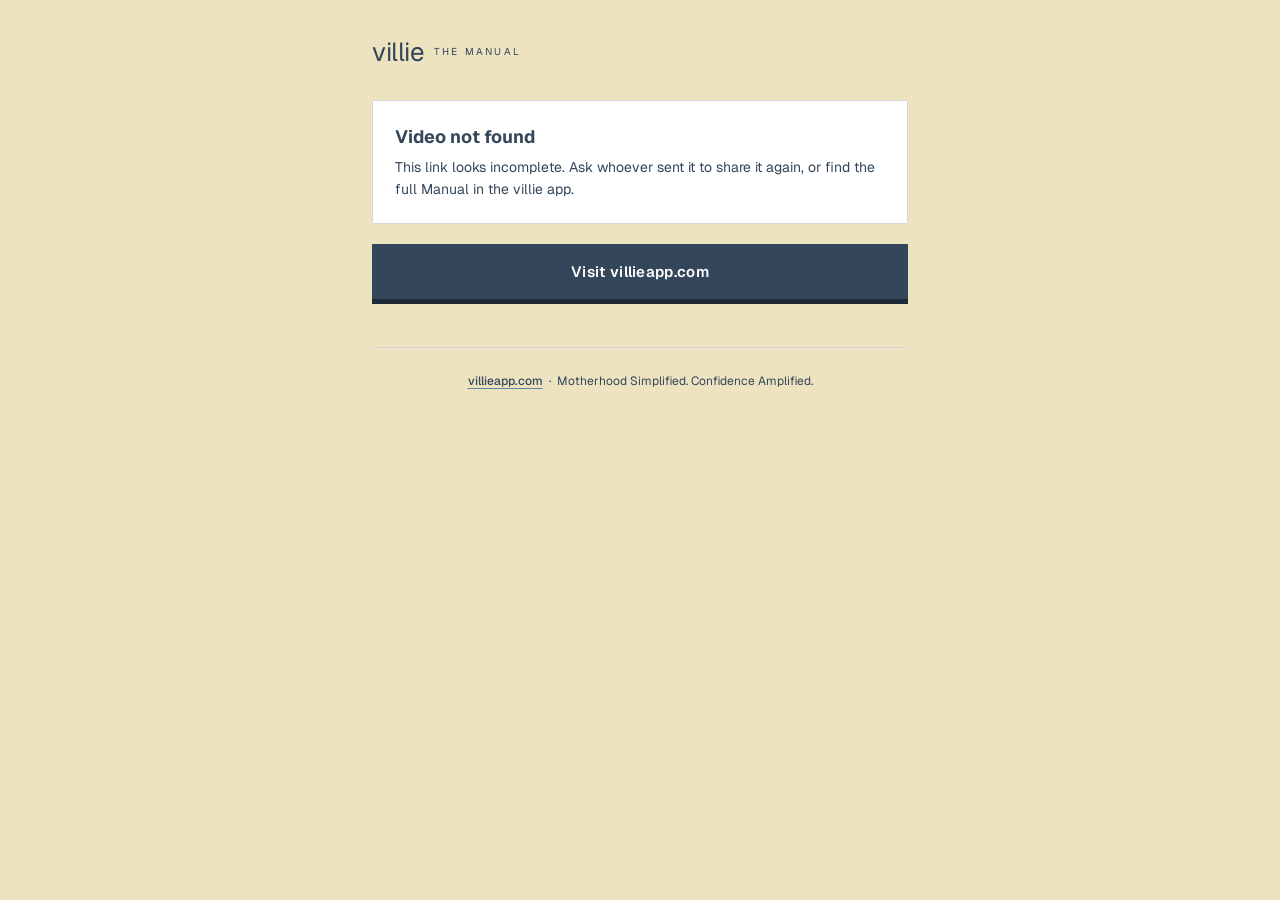
<file: m/index.html>
<!DOCTYPE html>
<html lang="en">
<head>
  <meta charset="UTF-8" />
  <meta name="viewport" content="width=device-width, initial-scale=1.0" />
  <title>villie · The Manual</title>
  <meta name="description" content="A short video from the Manual, villie's week-by-week guide to your baby's first year. Watch it in the villie app." />
  <meta name="theme-color" content="#EEE3C0" />

  <!-- Open Graph (static for V1; per-video previews need an edge function
       that renders this HTML server-side — flagged as follow-up).  -->
  <meta property="og:title" content="villie · The Manual" />
  <meta property="og:description" content="A short video from the Manual, the week-by-week guide to your baby's first year." />
  <meta property="og:type" content="website" />
  <!-- Share card: the 1200x630 brand card, not the transparent wordmark. A
       transparent 1182x827 PNG letterboxes and composites to black on
       dark-mode iMessage/Twitter clients. -->
  <meta property="og:image" content="https://villieapp.com/og-image.jpg" />
  <meta property="og:image:type" content="image/jpeg" />
  <meta property="og:image:width" content="1200" />
  <meta property="og:image:height" content="630" />
  <meta property="og:image:alt" content="villie: Motherhood Simplified. Confidence Amplified." />
  <meta name="twitter:card" content="summary_large_image" />
  <meta name="twitter:title" content="villie · The Manual" />
  <meta name="twitter:description" content="A short video from the villie Manual." />
  <meta name="twitter:image" content="https://villieapp.com/og-image.jpg" />

  <link rel="preconnect" href="https://fonts.googleapis.com" />
  <link rel="preconnect" href="https://fonts.gstatic.com" crossorigin />
  <!-- Brand typeface: Geist, per the Complete Brand Guidelines. -->
  <link href="https://fonts.googleapis.com/css2?family=Geist:wght@400;500;600&display=swap" rel="stylesheet" />

  <style>
    /* Brand-aligned tokens copied from styles.css for self-containment.
       This page lives at /m/ and we keep it standalone so a broken
       sibling stylesheet can't 404 it. */
    /* R2 palette. The names are the previous warm palette's, kept so the
       rules below need no edits; the values are the brand's. */
    :root {
      --cream:     #EEE3C0;  /* champagne */
      --paper:     #FFFFFF;
      --parchment: #EDEFF7;  /* cloud */
      --card:      #FFFFFF;
      --butter:    #EEE3C0;
      --cinnamon:  #33465A;  /* ink: the action colour */
      --cinnamon-dk: #26354A;
      --caramel:   #6083A3;  /* glaucous */
      --cocoa:     #33465A;
      --walnut:    #33465A;
      --amber:     #33465A;
      --border:    #D3D6E0;  /* smoke */
    }
    * { box-sizing: border-box; }
    html, body {
      margin: 0; padding: 0;
      background: var(--cream); color: var(--cocoa);
      font-family: 'Geist', -apple-system, BlinkMacSystemFont, 'Segoe UI', sans-serif;
      font-size: 16px; line-height: 1.55;
      -webkit-font-smoothing: antialiased;
    }
    a { color: var(--cinnamon); text-decoration: none; }
    a:hover { color: var(--cinnamon-dk); }

    .wrap {
      max-width: 580px; margin: 0 auto; padding: 32px 22px 64px;
    }

    /* Top brand row — minimal wordmark only. Matches the app's restrained
       header weight. */
    .brand {
      display: flex; align-items: center; gap: 10px;
      margin-bottom: 28px;
    }
    .brand-mark {
      font-family: 'Geist', -apple-system, BlinkMacSystemFont, 'Segoe UI', sans-serif;
      font-size: 26px; color: var(--cocoa); letter-spacing: -0.5px;
    }
    .brand-eyebrow {
      font-family: 'Geist', -apple-system, BlinkMacSystemFont, sans-serif;
      font-size: 10px; color: var(--amber); letter-spacing: 0.22em;
      text-transform: uppercase;
    }

    /* Thumbnail block. 16:9 with the duration badge bottom-right, identical
       shape to the in-app card so the share feels like a real preview. */
    .thumb-wrap {
      position: relative;
      width: 100%; aspect-ratio: 16/9;
      border-radius: 2px; overflow: hidden;
      background: #1a1a1a;
      box-shadow: 0 6px 18px rgba(51,70,90,0.10);
      margin-bottom: 20px;
    }
    .thumb-wrap img { width: 100%; height: 100%; object-fit: cover; display: block; }
    .duration {
      position: absolute; right: 10px; bottom: 10px;
      background: rgba(0,0,0,0.72); color: var(--paper);
      font-size: 12px; font-weight: 600; letter-spacing: 0.02em;
      padding: 4px 8px; border-radius: 6px;
    }
    /* Loading skeleton uses the same shape so layout doesn't shift when
       metadata arrives. */
    .thumb-skel {
      background: linear-gradient(110deg, var(--parchment) 30%, var(--paper) 50%, var(--parchment) 70%);
      background-size: 200% 100%;
      animation: shimmer 1.6s ease-in-out infinite;
    }
    @keyframes shimmer {
      0%   { background-position: 200% 0; }
      100% { background-position: -200% 0; }
    }

    .eyebrow {
      font-family: 'Geist', -apple-system, BlinkMacSystemFont, sans-serif;
      font-size: 11px; color: var(--amber); letter-spacing: 0.22em;
      text-transform: uppercase; margin-bottom: 8px;
    }
    h1.title {
      font-family: 'Geist', -apple-system, BlinkMacSystemFont, 'Segoe UI', sans-serif;
      font-weight: 700; font-size: 30px; line-height: 1.15;
      color: var(--cocoa); margin: 0 0 12px;
      letter-spacing: -0.01em;
    }
    p.description {
      font-size: 15px; line-height: 1.6;
      color: var(--walnut); margin: 0 0 28px;
    }

    /* "Open in villie" — primary cinnamon pill. Tap on iOS will attempt
       the universal-link deep-link (when configured) and otherwise route
       to the App Store. */
    .cta-primary {
      display: block; width: 100%; padding: 16px 20px;
      background: var(--cinnamon); color: var(--paper);
      font-family: 'Geist', -apple-system, BlinkMacSystemFont, 'Segoe UI', sans-serif;
      font-weight: 600; font-size: 15px; letter-spacing: 0.02em;
      text-align: center; border-radius: 0;
      border: none; cursor: pointer; text-decoration: none;
      box-shadow: 0 5px 0 #1C2836;
    }
    /* A key, like every button on the site: a solid edge under the face. */
    .cta-primary:hover { color: var(--paper); }
    .cta-primary:active { transform: translateY(4px); box-shadow: 0 1px 0 #1C2836; }
    @media (hover: hover) { .cta-primary:hover:not(:active) { transform: translateY(-2px); box-shadow: 0 7px 0 #1C2836; } }
    @media (prefers-reduced-motion: no-preference) { .cta-primary { transition: transform .12s ease, box-shadow .12s ease; } }

    /* "Get the app" — secondary, lower weight. */
    .cta-secondary {
      display: block; width: 100%; padding: 14px 20px;
      background: transparent; color: var(--cocoa);
      font-family: 'Geist', -apple-system, BlinkMacSystemFont, 'Segoe UI', sans-serif;
      font-weight: 600; font-size: 14px;
      text-align: center; border-radius: 0;
      border: 1.5px solid var(--border); cursor: pointer; text-decoration: none;
      margin-top: 18px;
    }
    .cta-secondary:hover { background: var(--paper); }

    .hint {
      font-size: 12px; color: var(--amber); text-align: center;
      margin-top: 14px; line-height: 1.5;
    }

    /* Error state — keeps brand tone, doesn't read alarmist. */
    .error-box {
      padding: 22px; background: var(--paper);
      border: 1px solid var(--border); border-radius: 2px;
      margin-bottom: 20px;
    }
    .error-box h2 {
      font-family: 'Geist', -apple-system, BlinkMacSystemFont, 'Segoe UI', sans-serif; font-size: 18px;
      margin: 0 0 6px; color: var(--cocoa);
    }
    .error-box p { margin: 0; font-size: 14px; color: var(--walnut); }

    .footer {
      margin-top: 48px; padding-top: 24px;
      border-top: 1px solid var(--border);
      text-align: center; font-size: 12px; color: var(--amber);
    }
    .footer a {
      color: var(--cocoa); font-weight: 500; text-decoration: underline;
      text-decoration-color: var(--caramel); text-underline-offset: 3px;
    }
  </style>
</head>
<body>
  <div class="wrap">
    <div class="brand">
      <span class="brand-mark">villie</span>
      <span class="brand-eyebrow">The Manual</span>
    </div>

    <!-- Mounted by script.js. The skeleton thumbnail keeps the layout from
         jumping when metadata arrives ~150ms after first paint. -->
    <div id="root">
      <div class="thumb-wrap thumb-skel" id="thumb">
        <span class="duration" id="duration" style="display:none"></span>
      </div>
      <div class="eyebrow" id="eyebrow"></div>
      <h1 class="title" id="title">&nbsp;</h1>
      <p class="description" id="description"></p>

      <a class="cta-primary" id="cta-open" href="#" style="display:none">Open in villie</a>
      <a class="cta-secondary" id="cta-app" href="#" style="display:none">Get the app</a>
      <div class="hint" id="hint" style="display:none">
        The full Manual is in the villie app, with a new video every week.
      </div>
    </div>

    <div class="footer">
      <a href="/">villieapp.com</a>
      &nbsp;·&nbsp; Motherhood Simplified. Confidence Amplified.
    </div>
  </div>

  <script>
    // ─── Supabase anon-callable RPC ───
    // The anon key is intentionally public; RLS + the RPC's review_status
    // gate restrict what it can read. This page reads ONE public field per
    // video; no per-user state is ever exposed to anon.
    const SUPABASE_URL = 'https://albyndcruwopulazvpjs.supabase.co';
    const SUPABASE_ANON_KEY = 'sb_publishable_zBiBB7U-7BGuAcfMfivMcQ_IRuYo4yj';

    function getVideoId() {
      // Accept any of these shapes (in order of priority):
      //   /m/?v=<uuid>        — canonical (current mobile share URL)
      //   /m/?id=<uuid>       — forgiving alias
      //   /manual/v/<uuid>    — path-style URL (the original share-URL
      //                          shape we shipped in an earlier mobile
      //                          build; any old shares pasted around
      //                          still land somewhere sane)
      const UUID_RE = /^[0-9a-f]{8}-[0-9a-f]{4}-[0-9a-f]{4}-[0-9a-f]{4}-[0-9a-f]{12}$/i;
      const params = new URLSearchParams(window.location.search);
      const fromQuery = params.get('v') || params.get('id');
      if (fromQuery && UUID_RE.test(fromQuery)) return fromQuery;

      const m = window.location.pathname.match(/\/manual\/v\/([0-9a-f-]+)/i);
      if (m && UUID_RE.test(m[1])) return m[1];

      return null;
    }

    function formatDuration(s) {
      s = Math.max(0, Math.floor(s || 0));
      const m = Math.floor(s / 60);
      const r = s % 60;
      return m + ':' + String(r).padStart(2, '0');
    }

    function showError(title, body) {
      const root = document.getElementById('root');
      root.innerHTML =
        '<div class="error-box">' +
          '<h2>' + title + '</h2>' +
          '<p>' + body + '</p>' +
        '</div>' +
        '<a class="cta-primary" href="/">Visit villieapp.com</a>';
    }

    async function fetchVideoMeta(id) {
      const url = SUPABASE_URL + '/rest/v1/rpc/get_manual_video_share_meta';
      const res = await fetch(url, {
        method: 'POST',
        headers: {
          'Content-Type': 'application/json',
          'apikey': SUPABASE_ANON_KEY,
          'Authorization': 'Bearer ' + SUPABASE_ANON_KEY,
        },
        body: JSON.stringify({ p_video_id: id }),
      });
      if (!res.ok) {
        throw new Error('Request failed: ' + res.status);
      }
      const rows = await res.json();
      return Array.isArray(rows) && rows.length > 0 ? rows[0] : null;
    }

    function buildCtaUrls(videoId) {
      // Deep link into the app via custom URL scheme (works on iOS once
      // Associated Domains is configured; for now we still fall through
      // to App Store if the scheme handler isn't installed).
      const deepLink = 'villie://manual/v/' + videoId;
      // App Store fallback. Update to the real App Store ID once we have one.
      const appStore = 'https://apps.apple.com/app/villie';
      return { deepLink, appStore };
    }

    async function main() {
      const id = getVideoId();
      if (!id) {
        showError('Video not found', 'This link looks incomplete. Ask whoever sent it to share it again, or find the full Manual in the villie app.');
        return;
      }

      let meta;
      try {
        meta = await fetchVideoMeta(id);
      } catch (e) {
        showError('Couldn’t load this video', 'Check your connection and try again, or open villie directly.');
        return;
      }

      if (!meta) {
        showError('Video unavailable', 'This video isn\u2019t available right now. The full Manual is in the villie app.');
        return;
      }

      // Update document title + meta tags so OG previews mid-fetch are
      // slightly better than the static fallback. Real crawlers won't
      // wait for JS, so this only helps users who tap the share link.
      document.title = 'villie · ' + meta.title;
      const desc = document.querySelector('meta[name="description"]');
      if (desc && meta.description) desc.setAttribute('content', meta.description);

      // Thumbnail
      const thumb = document.getElementById('thumb');
      thumb.classList.remove('thumb-skel');
      if (meta.thumbnail_url) {
        const img = document.createElement('img');
        img.src = meta.thumbnail_url;
        img.alt = meta.title;
        thumb.insertBefore(img, thumb.firstChild);
      }
      const dur = document.getElementById('duration');
      dur.textContent = formatDuration(meta.duration_seconds);
      dur.style.display = '';

      // Text
      document.getElementById('eyebrow').textContent =
        (meta.audience === 'mom' ? 'FOR MOM' : 'FOR BABY') +
        '  ·  ' +
        String(meta.category || '').toUpperCase();
      document.getElementById('title').textContent = meta.title;
      document.getElementById('description').textContent = meta.description || '';

      // CTAs
      const { deepLink, appStore } = buildCtaUrls(id);
      const open = document.getElementById('cta-open');
      const get  = document.getElementById('cta-app');
      open.href = deepLink;
      open.style.display = '';
      get.href = appStore;
      get.textContent = 'Get the villie app';
      get.style.display = '';
      document.getElementById('hint').style.display = '';
    }

    main();
  </script>
</body>
</html>
</file>
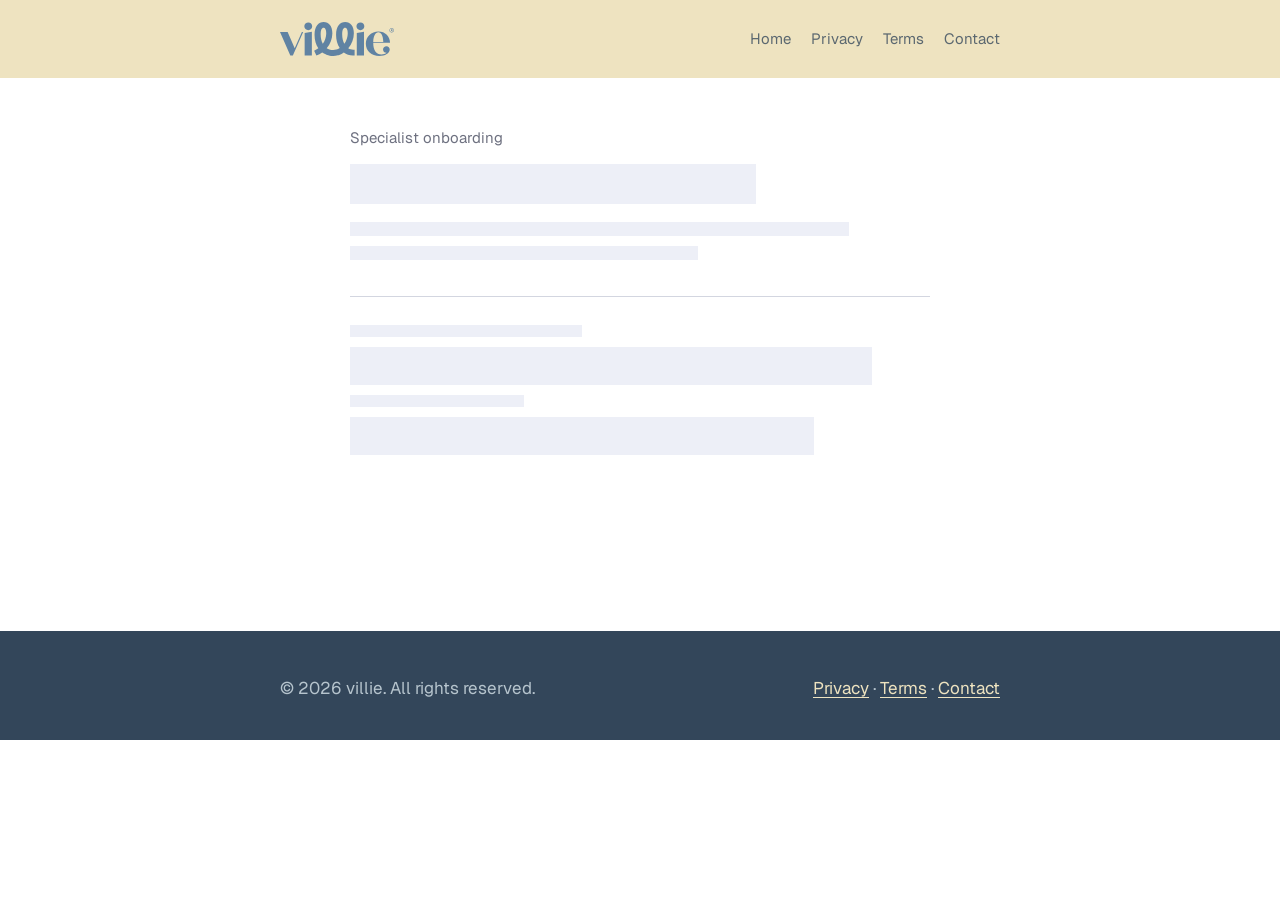
<file: onboard/index.html>
<!DOCTYPE html>
<html lang="en">
<head>
  <meta charset="UTF-8" />
  <meta name="viewport" content="width=device-width, initial-scale=1.0" />
  <title>Specialist onboarding · villie</title>
  <meta name="description" content="Complete your invite to join the villie specialist directory." />
  <meta name="robots" content="noindex, nofollow" />

  <link rel="preconnect" href="https://fonts.googleapis.com" />
  <link rel="preconnect" href="https://fonts.gstatic.com" crossorigin />
  <!-- Brand typeface: Geist, per the Complete Brand Guidelines. -->
  <link href="https://fonts.googleapis.com/css2?family=Geist:wght@400;500&display=swap" rel="stylesheet" />
  <link rel="stylesheet" href="../styles.css" />

  <style>
    /* /onboard on the R2 system. Specialists are switched off and this page
       is unlinked, but invite links still open it, so it has to look like the
       rest of the site. Structure comes from hairlines and one left margin:
       no cards, no decorative marks, no tracked caps. Class names and ids are
       unchanged because the script below drives them. */
    main.onboard { max-width:620px; padding:48px 20px 88px; }
    .ob-state { display:none; }
    .ob-state.active { display:block; }

    .ob-masthead { margin-bottom:36px; }
    .ob-eyebrow { font-size:15px; color:var(--graphite); margin:0 0 14px; }
    .ob-title { font-size:clamp(34px,6vw,46px); line-height:1.04; letter-spacing:-.03em; font-weight:500; color:var(--ink); margin:0 0 14px; }
    /* The script writes <em> around a first name and appends a dot span.
       Both render plainly here: the brand has one expressive letterform, the logo. */
    .ob-title em, .ob-title .ob-villie-inline { font-style:normal; font-weight:500; color:inherit; }
    .ob-heart-dot { display:none; }
    .ob-lead { font-size:18px; line-height:1.5; letter-spacing:-.01em; color:var(--graphite); max-width:32em; margin:0; }

    /* A group of fields: a hairline above, a small label, a heading. */
    .ob-card { border-top:1px solid var(--border); padding:28px 0 14px; }
    .ob-card-eyebrow { font-size:14px; color:var(--graphite); margin:0 0 6px; }
    .ob-card-title { font-size:23px; line-height:1.2; letter-spacing:-.02em; font-weight:500; color:var(--ink); margin:0 0 20px; }
    .ob-text { font-size:16px; line-height:1.55; color:var(--ink); max-width:34em; margin:0 0 14px; }
    .ob-text.quiet { font-size:15px; color:var(--graphite); }

    .ob-field { margin-bottom:20px; }
    .ob-label { display:block; font-size:14px; color:var(--ink); margin-bottom:7px; }
    .ob-label .ob-req { margin-left:3px; }
    .ob-help { display:block; font-size:13.5px; line-height:1.45; color:var(--graphite); margin-top:6px; }

    /* 16px so iOS does not zoom the page on focus. */
    .ob-input, .ob-select, .ob-textarea {
      width:100%; padding:14px 15px; font-family:inherit; font-size:16px; color:var(--ink);
      background:var(--white); border:1px solid var(--graphite); border-radius:0;
    }
    .ob-input:focus, .ob-select:focus, .ob-textarea:focus { border-color:var(--ink); }
    .ob-input[disabled] { background:var(--cloud); color:var(--graphite); border-color:var(--steel); cursor:not-allowed; }
    /* The same sober red as the crisis callout: the one sanctioned non-brand colour. */
    .ob-input.ob-invalid, .ob-select.ob-invalid, .ob-textarea.ob-invalid { border-color:#8C2F1D; background:#FBEDEA; }
    .ob-textarea { min-height:104px; resize:vertical; line-height:1.5; }
    .ob-select {
      appearance:none; padding-right:36px;
      background-image:
        linear-gradient(45deg, transparent 50%, var(--ink) 50%),
        linear-gradient(135deg, var(--ink) 50%, transparent 50%);
      background-position: calc(100% - 20px) 50%, calc(100% - 15px) 50%;
      background-size:5px 5px, 5px 5px; background-repeat:no-repeat;
    }
    .ob-pw-wrap { position:relative; }
    .ob-pw-wrap .ob-input { padding-right:68px; }
    .ob-pw-toggle {
      position:absolute; right:8px; top:50%; transform:translateY(-50%);
      font-family:inherit; font-size:14px; color:var(--ink); background:transparent; border:none; cursor:pointer;
      padding:6px 8px; text-decoration:underline; text-underline-offset:3px;
    }

    .ob-cta {
      width:100%; padding:17px 30px; margin-top:12px; font-family:inherit; font-size:16px; font-weight:500;
      color:var(--champagne); background:var(--ink); border:none; border-radius:0; cursor:pointer;
    }
    /* A key, like every button on the site: a solid edge under the face. */
    .ob-cta { box-shadow:0 5px 0 var(--edge); margin-bottom:6px; }
    .ob-cta:active, .ob-cta[disabled] { transform:translateY(4px); box-shadow:0 1px 0 var(--edge); }
    .ob-cta[disabled] { opacity:.7; cursor:progress; }
    @media (hover: hover) { .ob-cta:hover:not(:active):not([disabled]) { transform:translateY(-2px); box-shadow:0 7px 0 var(--edge); } }
    @media (prefers-reduced-motion: no-preference) { .ob-cta { transition:transform .12s ease, box-shadow .12s ease; } }

    .ob-banner { padding:14px 16px; font-size:15px; line-height:1.5; margin:0 0 24px; border:1px solid; }
    .ob-banner a { color:inherit; }
    .ob-banner.error { background:#FBEDEA; color:#8C2F1D; border-color:rgba(140,47,29,.30); }
    .ob-banner.info  { background:var(--champagne); color:var(--ink); border-color:rgba(96,131,163,.22); }

    /* Loading placeholder: flat blocks that pulse, no shimmer sweep. */
    .ob-skel { background:var(--cloud); }
    .ob-skel-line { height:14px; margin-bottom:10px; }
    .ob-skel-title { height:40px; width:70%; margin-bottom:18px; }
    @media (prefers-reduced-motion: no-preference) {
      .ob-skel { animation:ob-skel-pulse 1.4s ease-in-out infinite; }
      @keyframes ob-skel-pulse { 0%, 100% { opacity:1; } 50% { opacity:.5; } }
    }

    @media (max-width:480px) {
      main.onboard { padding:36px 20px 64px; }
    }
  </style>
</head>
<body>
  <header class="site">
    <div class="inner">
      <a href="../index.html" class="brand" aria-label="villie home"><i role="img" aria-label="villie"></i></a>
      <nav>
        <a href="../index.html">Home</a>
        <a href="../privacy.html">Privacy</a>
        <a href="../terms.html">Terms</a>
        <a href="../contact.html">Contact</a>
      </nav>
    </div>
  </header>

  <main class="onboard">

    <!-- ─── No-JS fallback ────────────────────────────────── -->
    <noscript>
      <div class="ob-masthead">
        <p class="ob-eyebrow">Specialist onboarding</p>
        <h1 class="ob-title">JavaScript required.</h1>
        <p class="ob-lead">This page needs JavaScript to verify your invite link and create your account. Enable it in your browser, or open your invite link in Safari or Chrome.</p>
      </div>
      <div class="ob-card">
        <p class="ob-card-eyebrow">Need help</p>
        <h2 class="ob-card-title">Email us, we'll help.</h2>
        <p class="ob-text">
          Reach <a href="mailto:help@villieapp.com">help@villieapp.com</a> from the address you were invited at and we'll get you signed up another way.
        </p>
      </div>
    </noscript>

    <!-- ─── State A · Loading ─────────────────────────────── -->
    <section class="ob-state active" id="state-loading" aria-live="polite">
      <div class="ob-masthead">
        <p class="ob-eyebrow">Specialist onboarding</p>
        <div class="ob-skel ob-skel-title"></div>
        <div class="ob-skel ob-skel-line" style="width: 86%"></div>
        <div class="ob-skel ob-skel-line" style="width: 60%"></div>
      </div>
      <div class="ob-card">
        <div class="ob-skel ob-skel-line" style="width: 40%; height: 12px;"></div>
        <div class="ob-skel ob-skel-line" style="width: 90%; height: 38px;"></div>
        <div class="ob-skel ob-skel-line" style="width: 30%; height: 12px;"></div>
        <div class="ob-skel ob-skel-line" style="width: 80%; height: 38px;"></div>
      </div>
    </section>

    <!-- ─── State B · Invalid token ───────────────────────── -->
    <section class="ob-state" id="state-invalid" aria-live="polite">
      <div class="ob-masthead">
        <p class="ob-eyebrow">Specialist onboarding</p>
        <h1 class="ob-title">This link can't open.</h1>
        <p class="ob-lead" id="invalid-detail">Your invite link is expired, already used, or no longer valid.</p>
      </div>
      <div class="ob-card">
        <p class="ob-card-eyebrow">What's next</p>
        <h2 class="ob-card-title">Reach back out, we'll fix it.</h2>
        <p class="ob-text">
          Email <a href="mailto:help@villieapp.com">help@villieapp.com</a> from the same address you were invited at. We'll issue a fresh link the same day.
        </p>
      </div>
    </section>

    <!-- ─── State C · Form ────────────────────────────────── -->
    <section class="ob-state" id="state-form">
      <div class="ob-masthead">
        <p class="ob-eyebrow">Specialist onboarding</p>
        <h1 class="ob-title" id="form-title">Let's set you up.</h1>
        <p class="ob-lead" id="form-lead">We pre-filled what we knew about you. Edit anything that's off, set a password, and you're live in 3 minutes.</p>
      </div>

      <div class="ob-banner error" id="form-error" hidden></div>

      <form id="onboard-form" novalidate>
        <!-- Account -->
        <div class="ob-card">
          <p class="ob-card-eyebrow">Account</p>
          <h2 class="ob-card-title">Your sign-in.</h2>

          <div class="ob-field">
            <label class="ob-label" for="f-email">Email</label>
            <input class="ob-input" id="f-email" type="email" autocomplete="email" disabled />
            <span class="ob-help">This is the email your invite was sent to. Reach out to us if it's wrong.</span>
          </div>

          <div class="ob-field">
            <label class="ob-label" for="f-password">Set a password<span class="ob-req">*</span></label>
            <div class="ob-pw-wrap">
              <input class="ob-input" id="f-password" type="password" minlength="8" autocomplete="new-password" required />
              <button type="button" class="ob-pw-toggle" id="f-password-toggle" aria-pressed="false" aria-label="Show password">Show</button>
            </div>
            <span class="ob-help">At least 8 characters. You'll use this with your email to sign in.</span>
          </div>
        </div>

        <!-- Professional details -->
        <div class="ob-card">
          <p class="ob-card-eyebrow">Credentials</p>
          <h2 class="ob-card-title">How you practice.</h2>

          <div class="ob-field">
            <label class="ob-label" for="f-fullname">Full name<span class="ob-req">*</span></label>
            <input class="ob-input" id="f-fullname" type="text" autocomplete="name" maxlength="120" required />
          </div>

          <div class="ob-field">
            <label class="ob-label" for="f-credentials">Credentials &amp; title<span class="ob-req">*</span></label>
            <input class="ob-input" id="f-credentials" type="text" autocomplete="off" maxlength="60" placeholder="e.g. MD, IBCLC, CD(DONA)" required />
            <span class="ob-help">How you sign your name professionally. Shown next to your name on your profile.</span>
          </div>

          <div class="ob-field">
            <label class="ob-label" for="f-specialty">Specialty<span class="ob-req">*</span></label>
            <select class="ob-select" id="f-specialty" required>
              <option value="">Choose one</option>
              <option value="ob_gyn">OB/GYN</option>
              <option value="midwife">Midwife</option>
              <option value="doula">Doula</option>
              <option value="lactation_consultant">Lactation consultant</option>
              <option value="pediatrician">Pediatrician</option>
              <option value="sleep_coach">Sleep coach</option>
              <option value="pelvic_floor_pt">Pelvic-floor PT</option>
              <option value="perinatal_dietitian">Perinatal dietitian</option>
              <option value="ppd_therapist">PPD therapist</option>
            </select>
          </div>

          <div class="ob-field">
            <label class="ob-label" for="f-npi">NPI number</label>
            <input class="ob-input" id="f-npi" type="text" inputmode="numeric" maxlength="20" autocomplete="off" />
            <span class="ob-help">10-digit National Provider Identifier, if you have one. Optional — non-billing roles can skip.</span>
          </div>
        </div>

        <!-- About -->
        <div class="ob-card">
          <p class="ob-card-eyebrow">About you</p>
          <h2 class="ob-card-title">Tell families who you are.</h2>

          <div class="ob-field">
            <label class="ob-label" for="f-bio">Short bio</label>
            <textarea class="ob-textarea" id="f-bio" maxlength="2000" placeholder="A few sentences — your approach, what families can expect, anything that helps a postpartum mom decide if you're the right fit."></textarea>
            <span class="ob-help" id="f-bio-count">2000 characters left.</span>
          </div>
        </div>

        <button type="submit" class="ob-cta" id="f-submit" aria-live="polite">Join the directory →</button>
      </form>
    </section>

    <!-- ─── State D · Submitting ──────────────────────────── -->
    <section class="ob-state" id="state-submitting" aria-live="polite">
      <div class="ob-masthead">
        <p class="ob-eyebrow">Almost there</p>
        <h1 class="ob-title">Creating your profile.</h1>
        <p class="ob-lead">One moment — we're setting up your account and adding you to the directory.</p>
      </div>
      <div class="ob-card">
        <div class="ob-skel ob-skel-line" style="width: 70%"></div>
        <div class="ob-skel ob-skel-line" style="width: 50%"></div>
        <div class="ob-skel ob-skel-line" style="width: 80%"></div>
      </div>
    </section>

    <!-- ─── State E · Success ─────────────────────────────── -->
    <section class="ob-state" id="state-success" aria-live="polite">
      <div class="ob-masthead">
        <p class="ob-eyebrow">You're in</p>
        <h1 class="ob-title">Welcome to villie.</h1>
        <p class="ob-lead" id="success-lead">Your profile is live. Families searching in your area can find you now.</p>
      </div>
      <div class="ob-card">
        <p class="ob-card-eyebrow">Next steps</p>
        <h2 class="ob-card-title">Make your profile shine.</h2>
        <p class="ob-text">
          Sign in to the iOS or Android app to upload a photo, list services and pricing, set your practice location, and turn on telehealth.
        </p>
        <p class="ob-text quiet">
          Until your photo's added, your card shows a quiet placeholder. Most moms scroll past placeholder cards — so this is the one thing worth doing today.
        </p>
      </div>
    </section>

  </main>

  <footer class="site">
    <div class="inner">
      <span>&copy; 2026 villie. All rights reserved.</span>
      <span>
        <a href="../privacy.html">Privacy</a> ·
        <a href="../terms.html">Terms</a> ·
        <a href="../contact.html">Contact</a>
      </span>
    </div>
  </footer>

  <script type="module">
    import { createClient } from 'https://esm.sh/@supabase/supabase-js@2.49.4';

    // Anon key is public by design — RLS gates everything. Hardcoded
    // here so the static page can call the public RPC without auth.
    const SUPABASE_URL  = 'https://albyndcruwopulazvpjs.supabase.co';
    const SUPABASE_ANON = 'sb_publishable_zBiBB7U-7BGuAcfMfivMcQ_IRuYo4yj';
    const supabase = createClient(SUPABASE_URL, SUPABASE_ANON);

    // ─── State machine ─────────────────────────────────────
    const STATES = ['loading', 'invalid', 'form', 'submitting', 'success'];
    function show(state) {
      STATES.forEach((s) => {
        document.getElementById(`state-${s}`).classList.toggle('active', s === state);
      });
      // Scroll to top on state change so a long form doesn't strand the user.
      window.scrollTo({ top: 0, behavior: 'smooth' });
    }

    // ─── Token parse ───────────────────────────────────────
    const token = new URLSearchParams(window.location.search).get('token') || '';
    if (!token || token.length < 32) {
      document.getElementById('invalid-detail').textContent =
        "We couldn't find a token on this URL. Make sure you opened the full link from your invite email.";
      show('invalid');
    } else {
      verifyAndRender(token);
    }

    // ─── Step 1 · Verify invite + pre-fill ─────────────────
    async function verifyAndRender(token) {
      try {
        const { data, error } = await supabase.rpc('get_specialist_invite_by_token', {
          p_token: token,
        });
        if (error) throw error;
        const invite = Array.isArray(data) ? data[0] : data;
        if (!invite) {
          document.getElementById('invalid-detail').textContent =
            "This invite link is expired, already used, or no longer valid.";
          show('invalid');
          return;
        }
        prefillForm(invite);
        show('form');
      } catch (e) {
        console.error('invite verify failed', e);
        document.getElementById('invalid-detail').textContent =
          "Something went wrong looking up your invite. Please try the link again or email us.";
        show('invalid');
      }
    }

    function prefillForm(invite) {
      document.getElementById('f-email').value = invite.email || '';
      if (invite.full_name)   document.getElementById('f-fullname').value    = invite.full_name;
      if (invite.credentials) document.getElementById('f-credentials').value = invite.credentials;
      if (invite.specialty)   document.getElementById('f-specialty').value   = invite.specialty;
      if (invite.npi_number)  document.getElementById('f-npi').value         = invite.npi_number;
      // Personalize the title if we know who they are.
      // Per brand: italic on the user's name is the single canonical italic
      // moment on a daily-greeting surface. Name in caramel italic (the
      // <em> rule already maps em → caramel italic in the page CSS).
      if (invite.full_name) {
        const first = invite.full_name.trim().split(/\s+/)[0];
        document.getElementById('form-title').innerHTML =
          `Welcome, <em>${escapeHtml(first)}.</em><span class="ob-heart-dot"></span>`;
      }
    }

    function escapeHtml(s) {
      return s.replace(/[&<>"']/g, (c) => ({
        '&': '&amp;', '<': '&lt;', '>': '&gt;', '"': '&quot;', "'": '&#39;',
      }[c]));
    }

    // ─── Password show/hide ───────────────────────────────
    const pwInput = document.getElementById('f-password');
    const pwToggle = document.getElementById('f-password-toggle');
    pwToggle.addEventListener('click', () => {
      const showing = pwInput.type === 'text';
      pwInput.type = showing ? 'password' : 'text';
      pwToggle.textContent = showing ? 'Show' : 'Hide';
      pwToggle.setAttribute('aria-pressed', showing ? 'false' : 'true');
      pwToggle.setAttribute('aria-label', showing ? 'Show password' : 'Hide password');
    });

    // ─── Bio counter ──────────────────────────────────────
    const bio = document.getElementById('f-bio');
    const bioCount = document.getElementById('f-bio-count');
    bio.addEventListener('input', () => {
      const left = 2000 - bio.value.length;
      bioCount.textContent = `${left.toLocaleString()} characters left.`;
    });

    // ─── Submit ───────────────────────────────────────────
    const form = document.getElementById('onboard-form');
    const submitBtn = document.getElementById('f-submit');
    const errorBanner = document.getElementById('form-error');

    form.addEventListener('submit', async (e) => {
      e.preventDefault();
      errorBanner.hidden = true;
      clearFieldErrors();

      const payload = collectAndValidate();
      if (!payload) return;

      submitBtn.disabled = true;
      submitBtn.setAttribute('aria-busy', 'true');
      submitBtn.textContent = 'Creating account…';
      show('submitting');

      try {
        // Step 1 — accept the invite (creates auth.users + specialists row).
        const acceptResp = await fetch(
          `${SUPABASE_URL}/functions/v1/specialist-invite-accept`,
          {
            method: 'POST',
            headers: {
              'Content-Type': 'application/json',
              'apikey': SUPABASE_ANON,
            },
            body: JSON.stringify({ token, ...payload }),
          },
        );
        const acceptBody = await acceptResp.json().catch(() => ({}));
        if (!acceptResp.ok) {
          throw new Error(acceptBody?.error || 'Could not finish onboarding. Please try again.');
        }

        // Step 2 — sign in so the success state is a signed-in session.
        // We swallow signIn errors — the account is already created and
        // they can sign in from the app — but try to land them in a
        // logged-in state on the web for a continuous feel.
        await supabase.auth.signInWithPassword({
          email: acceptBody.email,
          password: payload.password,
        }).catch((e) => console.warn('post-accept signIn failed', e));

        show('success');
      } catch (err) {
        console.error('submit failed', err);
        const raw = String(err.message ?? err);
        // Email-collision recovery — if accept returned 409 ("already registered"),
        // route them to a clearer path instead of dumping the raw error.
        const isAlreadyRegistered = /already (registered|exists)/i.test(raw);
        errorBanner.innerHTML = isAlreadyRegistered
          ? 'It looks like an account already exists for this email. Sign in to the villie iOS or Android app with your existing password, or email <a href="mailto:help@villieapp.com">help@villieapp.com</a> if you need help.'
          : escapeHtml(raw);
        errorBanner.hidden = false;
        submitBtn.disabled = false;
        submitBtn.removeAttribute('aria-busy');
        submitBtn.textContent = 'Join the directory →';
        show('form');
      }
    });

    function collectAndValidate() {
      const password    = pwInput.value;
      const fullName    = document.getElementById('f-fullname').value.trim();
      const credentials = document.getElementById('f-credentials').value.trim();
      const specialty   = document.getElementById('f-specialty').value;
      const npiNumber   = document.getElementById('f-npi').value.trim() || null;
      const bioVal      = document.getElementById('f-bio').value.trim() || null;

      const errors = [];
      if (password.length < 8) {
        markInvalid('f-password'); errors.push('Password must be at least 8 characters.');
      }
      if (!fullName) {
        markInvalid('f-fullname'); errors.push('Please enter your full name.');
      }
      if (!credentials) {
        markInvalid('f-credentials'); errors.push('Please enter your title (e.g. MD, IBCLC).');
      }
      if (!specialty) {
        markInvalid('f-specialty'); errors.push('Please choose your specialty.');
      }
      if (npiNumber && !/^\d{1,20}$/.test(npiNumber)) {
        markInvalid('f-npi'); errors.push('NPI number must be digits only.');
      }

      if (errors.length) {
        errorBanner.textContent = errors[0];
        errorBanner.hidden = false;
        return null;
      }

      return {
        password,
        full_name: fullName,
        credentials,
        specialty,
        npi_number: npiNumber,
        bio: bioVal,
      };
    }

    function markInvalid(id) {
      document.getElementById(id).classList.add('ob-invalid');
    }
    function clearFieldErrors() {
      document.querySelectorAll('.ob-invalid').forEach((el) => el.classList.remove('ob-invalid'));
    }
    // Clear field error as user fixes it.
    ['f-password','f-fullname','f-credentials','f-specialty','f-npi','f-bio'].forEach((id) => {
      const el = document.getElementById(id);
      el.addEventListener('input', () => el.classList.remove('ob-invalid'));
      el.addEventListener('change', () => el.classList.remove('ob-invalid'));
    });
  </script>
</body>
</html>
</file>
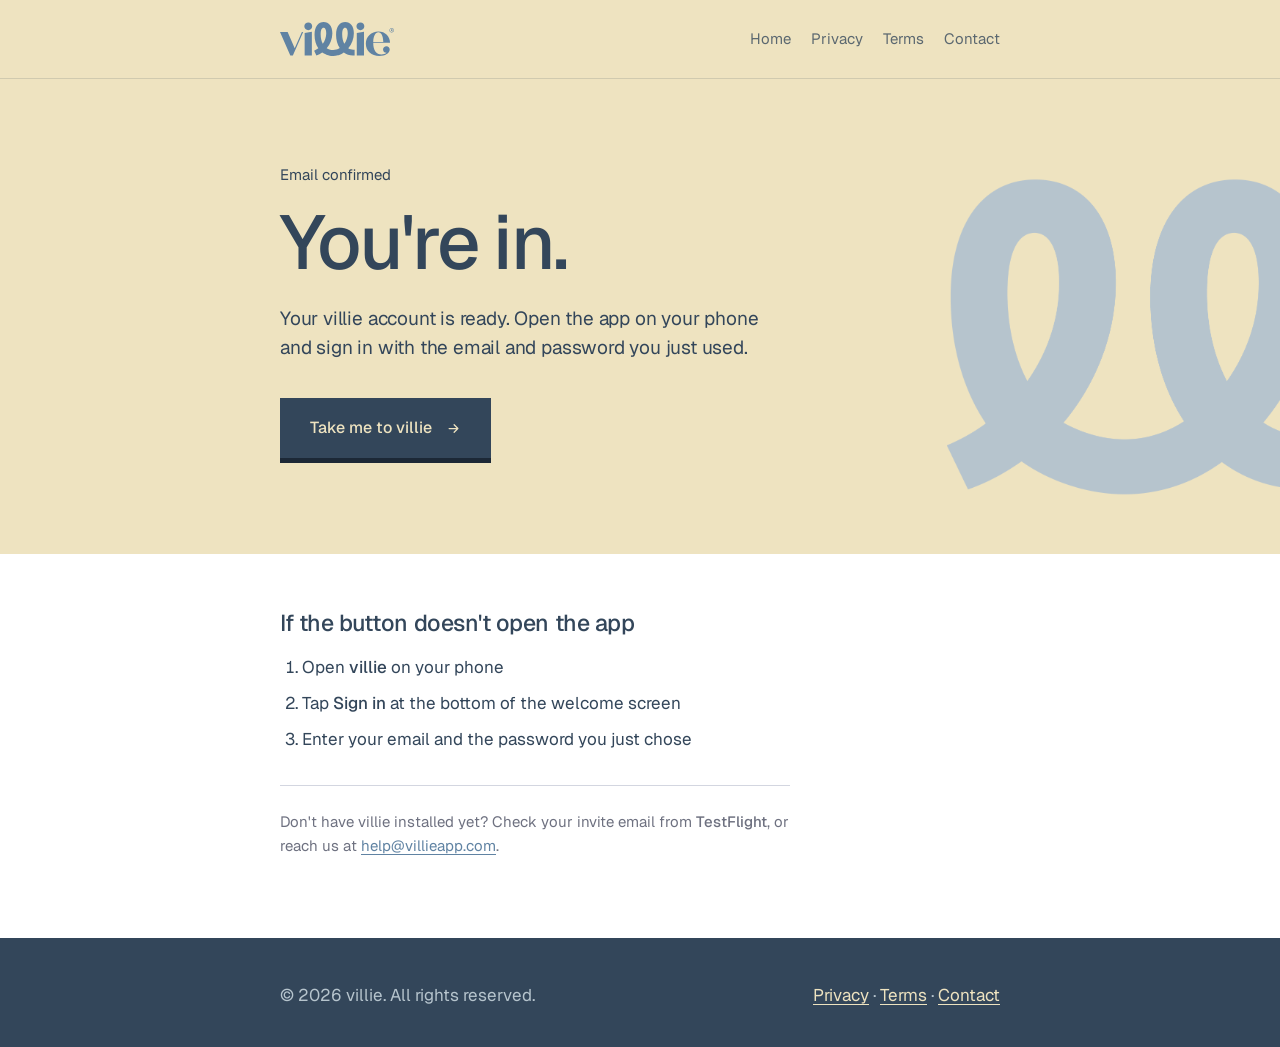
<file: auth/confirm/index.html>
<!DOCTYPE html>
<html lang="en">
<head>
  <meta charset="UTF-8" />
  <meta name="viewport" content="width=device-width, initial-scale=1.0" />
  <title>You're in · villie</title>
  <meta name="description" content="Your villie email is confirmed. Open villie on your phone and sign in." />
  <meta name="theme-color" content="#EEE3C0" />
  <meta name="robots" content="noindex" />

  <!-- Language: page renders EN by default, swaps to ES when the browser's
       primary language is Spanish or when ?lang=es is on the URL. Pure
       client-side — keeps the page a single static file and avoids needing
       /auth/confirm/es/. Server doesn't need Accept-Language routing. -->
  <script>
    (function () {
      try {
        var qs = new URLSearchParams(window.location.search);
        var qsLang = qs.get('lang');
        var navLang = (navigator.language || navigator.userLanguage || 'en').toLowerCase();
        var isEs = qsLang === 'es' || (!qsLang && navLang.indexOf('es') === 0);
        if (isEs) document.documentElement.lang = 'es';
      } catch (_) { /* default to EN */ }
    })();
  </script>

  <link rel="preconnect" href="https://fonts.googleapis.com" />
  <link rel="preconnect" href="https://fonts.gstatic.com" crossorigin />
  <!-- Brand typeface: Geist, per the Complete Brand Guidelines. -->
  <link href="https://fonts.googleapis.com/css2?family=Geist:wght@400;500&display=swap" rel="stylesheet" />
  <link rel="stylesheet" href="/styles.css" />
  <link rel="icon" type="image/png" sizes="32x32" href="/favicon-32.png" />
  <link rel="icon" type="image/png" sizes="16x16" href="/favicon-16.png" />

  <style>
    /* /auth/confirm on the R2 system. Where every new mother lands after
       confirming her email, so it says one thing and offers one action.
       One left margin, a champagne field with the loop cropped by its edge,
       then the fallback steps on white under a hairline. No circle around
       the mark, no tracked caps, no card. */
    :root { --rule: rgba(51,70,90,.16); }

    body { min-height:100vh; display:flex; flex-direction:column; }
    header.site { border-bottom:1px solid var(--rule); }

    main.confirm { flex:1; max-width:none; margin:0; padding:0; }
    .c-wrap { max-width:var(--maxw); margin:0 auto; padding:0 var(--gutter); position:relative; z-index:1; }

    .c-band { position:relative; overflow:hidden; background:var(--champagne); padding:84px 0 96px; }
    .c-loop {
      position:absolute; pointer-events:none; right:-6%; top:50%; transform:translateY(-44%);
      width:clamp(240px,32vw,440px); aspect-ratio:1 / .83; background:var(--heather);
      -webkit-mask:url(/villie-emblem.png) no-repeat center / contain;
              mask:url(/villie-emblem.png) no-repeat center / contain;
    }
    .c-label { font-size:15px; color:var(--ink); margin:0 0 18px; }
    .c-band h1 { font-size:clamp(46px,8vw,76px); line-height:.98; letter-spacing:-.035em; margin:0 0 26px; }
    .c-lede { font-size:19px; line-height:1.5; letter-spacing:-.01em; color:var(--ink); max-width:26em; margin:0 0 36px; }

    /* Opens the app through its URL scheme. On a phone with villie installed
       it launches; anywhere else it does nothing, which is why the steps
       below exist. */
    .c-cta { display:inline-flex; align-items:center; gap:14px; padding:17px 30px; }
    .c-cta svg { width:15px; height:15px; stroke:currentColor; stroke-width:2; fill:none; }

    .c-rest { padding:56px 0 80px; }
    .c-rest h2 { margin:0 0 16px; text-wrap:balance; }
    .c-rest ol { margin:0 0 32px; padding-left:22px; max-width:30em; }
    .c-rest li { margin-bottom:9px; }
    .c-note { font-size:15px; color:var(--graphite); max-width:34em; margin:0; padding-top:24px; border-top:1px solid var(--border); }
    .c-note strong { color:var(--graphite); }

    footer.site { margin-top:0; }

    /* Language swap: show the pair matching the resolved html[lang]. The
       page renders EN by default; the script at the top of <head> may set
       lang="es" before paint so the right copy lands without a flash. */
    .lang-es { display:none; }
    html[lang="es"] .lang-en { display:none; }
    html[lang="es"] .lang-es { display:inline; }
    html[lang="es"] li.lang-es { display:list-item; }

    @media (max-width:700px) {
      .c-band { padding:56px 0 200px; }
      .c-loop { top:auto; bottom:-64px; right:-34px; transform:none; width:270px; }
      .c-cta { width:100%; justify-content:space-between; }
      .c-rest { padding:44px 0 64px; }
    }
  </style>
</head>
<body>
  <header class="site">
    <div class="inner">
      <a href="/" class="brand" aria-label="villie home">
        <i role="img" aria-label="villie"></i>
      </a>
      <nav>
        <a href="/"><span class="lang-en">Home</span><span class="lang-es">Inicio</span></a>
        <a href="/privacy.html"><span class="lang-en">Privacy</span><span class="lang-es">Privacidad</span></a>
        <a href="/terms.html"><span class="lang-en">Terms</span><span class="lang-es">Términos</span></a>
        <a href="/contact.html"><span class="lang-en">Contact</span><span class="lang-es">Contacto</span></a>
      </nav>
    </div>
  </header>

  <main class="confirm">
    <section class="c-band">
      <span class="c-loop" aria-hidden="true"></span>
      <div class="c-wrap">
        <p class="c-label">
          <span class="lang-en">Email confirmed</span>
          <span class="lang-es">Correo confirmado</span>
        </p>
        <h1>
          <span class="lang-en">You're in.</span>
          <span class="lang-es">Ya estás dentro.</span>
        </h1>
        <p class="c-lede">
          <span class="lang-en">
            Your villie account is ready. Open the app on your phone and sign in
            with the email and password you just used.
          </span>
          <span class="lang-es">
            Tu cuenta de villie está lista. Abre la app en tu teléfono e inicia sesión
            con el correo y la contraseña que acabas de usar.
          </span>
        </p>
        <a class="btn c-cta" href="com.villieapp.mobile://" aria-label="Open villie">
          <span class="lang-en">Take me to villie</span>
          <span class="lang-es">Llévame a villie</span>
          <svg viewBox="0 0 24 24" aria-hidden="true">
            <path d="M5 12h14M13 6l6 6-6 6" stroke-linecap="round" stroke-linejoin="round"/>
          </svg>
        </a>
      </div>
    </section>

    <section class="c-rest">
      <div class="c-wrap">
        <h2>
          <span class="lang-en">If the button doesn't open the app</span>
          <span class="lang-es">Si el botón no abre la app</span>
        </h2>
        <ol>
          <li class="lang-en">Open <strong>villie</strong> on your phone</li>
          <li class="lang-en">Tap <strong>Sign in</strong> at the bottom of the welcome screen</li>
          <li class="lang-en">Enter your email and the password you just chose</li>
          <li class="lang-es">Abre <strong>villie</strong> en tu teléfono</li>
          <li class="lang-es">Toca <strong>Iniciar sesión</strong> al final de la pantalla de bienvenida</li>
          <li class="lang-es">Ingresa tu correo y la contraseña que acabas de elegir</li>
        </ol>
        <p class="c-note">
          <span class="lang-en">
            Don't have villie installed yet? Check your invite email from
            <strong>TestFlight</strong>, or reach us at
            <a href="mailto:help@villieapp.com">help@villieapp.com</a>.
          </span>
          <span class="lang-es">
            ¿Aún no tienes villie instalado? Revisa tu correo de invitación de
            <strong>TestFlight</strong>, o escríbenos a
            <a href="mailto:help@villieapp.com">help@villieapp.com</a>.
          </span>
        </p>
      </div>
    </section>
  </main>

  <footer class="site">
    <div class="inner">
      <span>&copy; 2026 villie. <span class="lang-en">All rights reserved.</span><span class="lang-es">Todos los derechos reservados.</span></span>
      <span>
        <a href="/privacy.html"><span class="lang-en">Privacy</span><span class="lang-es">Privacidad</span></a> &middot;
        <a href="/terms.html"><span class="lang-en">Terms</span><span class="lang-es">Términos</span></a> &middot;
        <a href="/contact.html"><span class="lang-en">Contact</span><span class="lang-es">Contacto</span></a>
      </span>
    </div>
  </footer>

  <script>
    // Supabase redirects to this page with a hash fragment containing
    // access_token / refresh_token / type. We don't use them here (the
    // user signs in via the app), so strip the fragment from the URL bar
    // so it reads cleanly. Wrapped in try/catch so the page never breaks
    // on an old browser that doesn't expose history.replaceState.
    try {
      if (window.location.hash) {
        history.replaceState(null, '', window.location.pathname);
      }
    } catch (_) { /* no-op */ }
  </script>
</body>
</html>
</file>
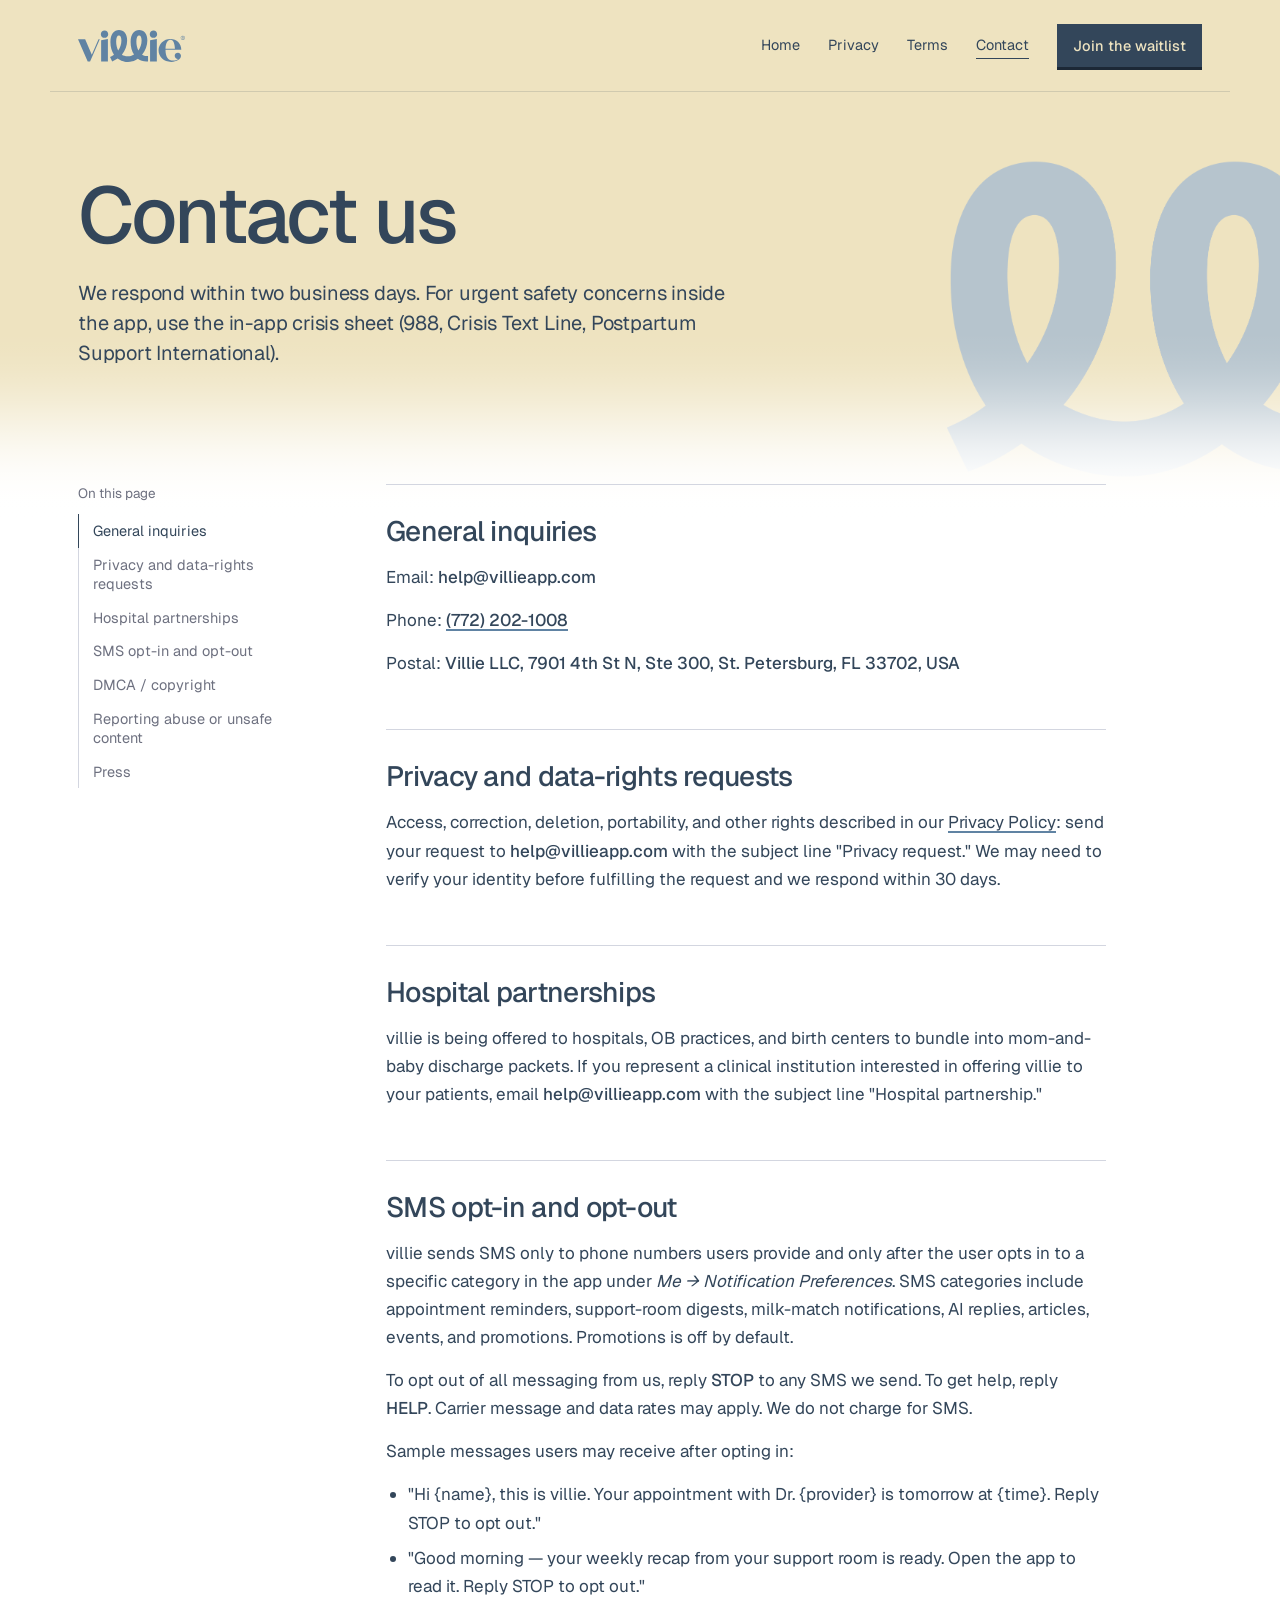
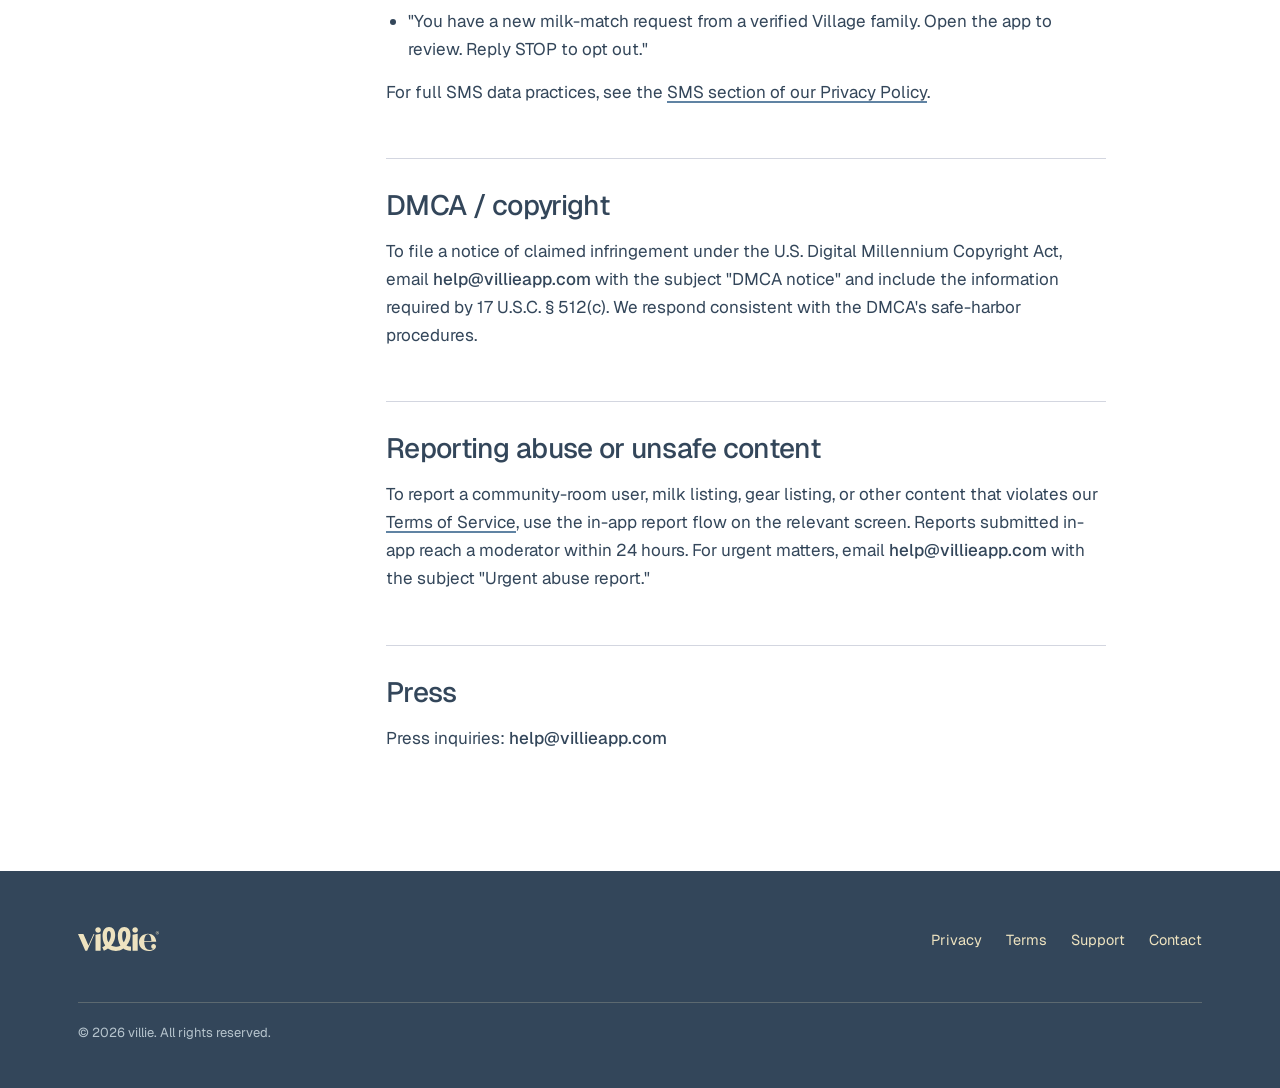
<file: contact.html>
<!DOCTYPE html>
<html lang="en">
<head>
  <meta charset="UTF-8" />
  <meta name="viewport" content="width=device-width, initial-scale=1.0" />
  <title>Contact · villie</title>
  <meta name="description" content="Contact villie. Privacy inquiries, hospital partnerships, support, DMCA notices, and SMS opt-in flow." />
  <link rel="preconnect" href="https://fonts.googleapis.com" />
  <link rel="preconnect" href="https://fonts.gstatic.com" crossorigin />
  <!-- Brand typeface: Geist, per the Complete Brand Guidelines. -->
  <link href="https://fonts.googleapis.com/css2?family=Geist:wght@400;500;600&display=swap" rel="stylesheet" />
  <link rel="stylesheet" href="styles.css" />
  <script src="site.js" defer></script>
</head>
<body class="doc-page">
  <header class="site">
    <div class="inner">
      <a href="index.html" class="brand" aria-label="villie home"><i role="img" aria-label="villie"></i></a>
      <nav>
        <a href="index.html">Home</a>
        <a href="privacy.html">Privacy</a>
        <a href="terms.html">Terms</a>
        <a href="contact.html" class="active">Contact</a>
        <a href="index.html#join" class="nav-cta">Join the waitlist</a>
      </nav>
    </div>
  </header>

  <main>
    <div class="page-head">
      <span class="loop" aria-hidden="true"></span>
      <div class="inner">
        <h1>Contact us</h1>
        <p class="lede">We respond within two business days. For urgent safety concerns inside the app, use the in-app crisis sheet (988, Crisis Text Line, Postpartum Support International).</p>
      </div>
    </div>

    <div class="doc">
      <nav class="toc" aria-label="On this page"></nav>
      <div class="prose">
    <h2>General inquiries</h2>
    <p>Email: <strong>help@villieapp.com</strong></p>
    <p>Phone: <strong><a href="tel:+17722021008">(772) 202-1008</a></strong></p>
    <p>Postal: <strong>Villie LLC, 7901 4th St N, Ste 300, St. Petersburg, FL 33702, USA</strong></p>

    <h2>Privacy and data-rights requests</h2>
    <p>Access, correction, deletion, portability, and other rights described in our <a href="privacy.html#9-your-rights">Privacy Policy</a>: send your request to <strong>help@villieapp.com</strong> with the subject line "Privacy request." We may need to verify your identity before fulfilling the request and we respond within 30 days.</p>

    <h2>Hospital partnerships</h2>
    <p>villie is being offered to hospitals, OB practices, and birth centers to bundle into mom-and-baby discharge packets. If you represent a clinical institution interested in offering villie to your patients, email <strong>help@villieapp.com</strong> with the subject line "Hospital partnership."</p>

    <h2>SMS opt-in and opt-out</h2>
    <p>villie sends SMS only to phone numbers users provide and only after the user opts in to a specific category in the app under <em>Me &rarr; Notification Preferences</em>. SMS categories include appointment reminders, support-room digests, milk-match notifications, AI replies, articles, events, and promotions. Promotions is off by default.</p>
    <p>To opt out of all messaging from us, reply <strong>STOP</strong> to any SMS we send. To get help, reply <strong>HELP</strong>. Carrier message and data rates may apply. We do not charge for SMS.</p>
    <p>Sample messages users may receive after opting in:</p>
    <ul>
      <li>"Hi {name}, this is villie. Your appointment with Dr. {provider} is tomorrow at {time}. Reply STOP to opt out."</li>
      <li>"Good morning &mdash; your weekly recap from your support room is ready. Open the app to read it. Reply STOP to opt out."</li>
      <li>"You have a new milk-match request from a verified Village family. Open the app to review. Reply STOP to opt out."</li>
    </ul>
    <p>For full SMS data practices, see the <a href="privacy.html#sms">SMS section of our Privacy Policy</a>.</p>

    <h2>DMCA / copyright</h2>
    <p>To file a notice of claimed infringement under the U.S. Digital Millennium Copyright Act, email <strong>help@villieapp.com</strong> with the subject "DMCA notice" and include the information required by 17 U.S.C. &sect; 512(c). We respond consistent with the DMCA's safe-harbor procedures.</p>

    <h2>Reporting abuse or unsafe content</h2>
    <p>To report a community-room user, milk listing, gear listing, or other content that violates our <a href="terms.html">Terms of Service</a>, use the in-app report flow on the relevant screen. Reports submitted in-app reach a moderator within 24 hours. For urgent matters, email <strong>help@villieapp.com</strong> with the subject "Urgent abuse report."</p>

    <h2>Press</h2>
    <p>Press inquiries: <strong>help@villieapp.com</strong></p>
      </div>
    </div>
  </main>

  <footer class="site">
    <div class="inner">
      <a href="index.html" class="brand" aria-label="villie home"><i role="img" aria-label="villie"></i></a>
      <nav aria-label="Footer">
        <a href="privacy.html">Privacy</a>
        <a href="terms.html">Terms</a>
        <a href="support.html">Support</a>
        <a href="contact.html">Contact</a>
      </nav>
      <p class="fine">&copy; 2026 villie. All rights reserved.</p>
    </div>
  </footer>
</body>
</html>
</file>
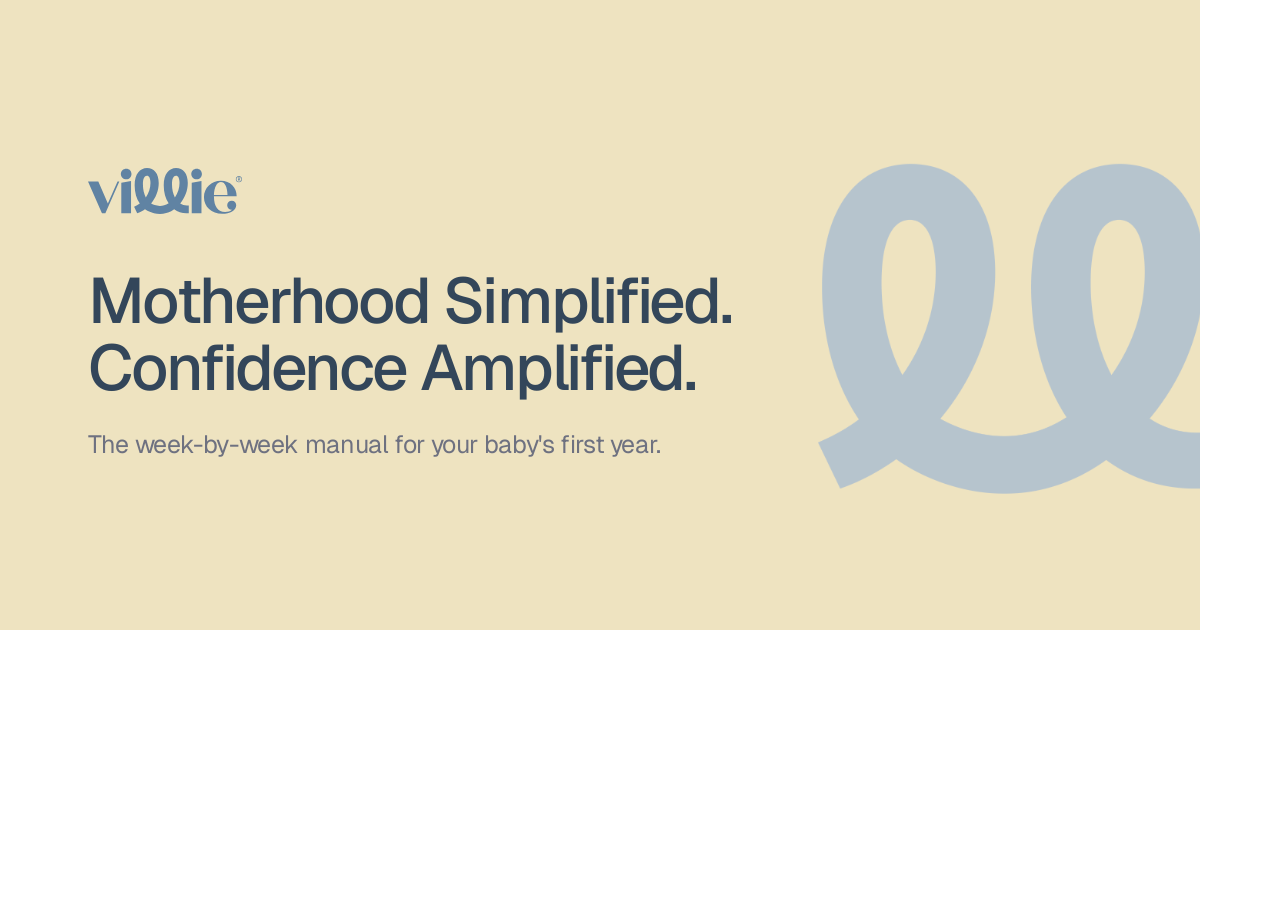
<file: og-card.html>
<!doctype html>
<html lang="en">
<head>
<meta charset="utf-8" />
<!-- Source for og-image.jpg. Render at 1200x630:
     chrome --headless --force-device-scale-factor=2 --window-size=1200,630 \
            --screenshot=out.png file://<path>/og-card.html
     then downscale to 1200x630 and save as JPEG q90 (WhatsApp skips
     preview images much over ~300KB). -->
<link href="https://fonts.googleapis.com/css2?family=Geist:wght@400;500;600&display=swap" rel="stylesheet" />
<style>
  * { margin: 0; box-sizing: border-box; }
  html, body { width: 1200px; height: 630px; overflow: hidden; }
  .card {
    width: 1200px; height: 630px; position: relative; overflow: hidden;
    padding: 84px 88px;
    display: flex; flex-direction: column; justify-content: center;
    background: #EEE3C0;                       /* champagne */
    font-family: 'Geist', -apple-system, sans-serif;
    color: #33465A;                            /* ink */
  }
  /* The brand's cropped double-l, solid heather — no opacity trick. */
  .mark-bg {
    position: absolute; right: -4%; top: 50%; transform: translateY(-46%);
    width: 430px; aspect-ratio: 1 / .83; background: #B6C4CD;
    -webkit-mask: url(villie-emblem.png) no-repeat center / contain;
            mask: url(villie-emblem.png) no-repeat center / contain;
  }
  .inner { position: relative; z-index: 1; max-width: 740px; }
  /* The wordmark itself: one trimmed SVG, recoloured by currentColor. */
  .wm {
    display: block; height: 46px; aspect-ratio: 432.53 / 128.88;
    background: #6083A3;                       /* glaucous */
    -webkit-mask: url(villie-wordmark.svg) no-repeat left center / contain;
            mask: url(villie-wordmark.svg) no-repeat left center / contain;
    margin-bottom: 54px;
  }
  h1 { font-size: 64px; line-height: 1.04; letter-spacing: -0.035em; font-weight: 500; }
  p  { font-size: 25px; line-height: 1.4; letter-spacing: -0.015em; color: #6E7180; margin-top: 26px; }
</style>
</head>
<body>
  <div class="card">
    <div class="mark-bg"></div>
    <div class="inner">
      <span class="wm" role="img" aria-label="villie"></span>
      <h1>Motherhood Simplified.<br>Confidence Amplified.</h1>
      <p>The week-by-week manual for your baby's first year.</p>
    </div>
  </div>
</body>
</html>
</file>
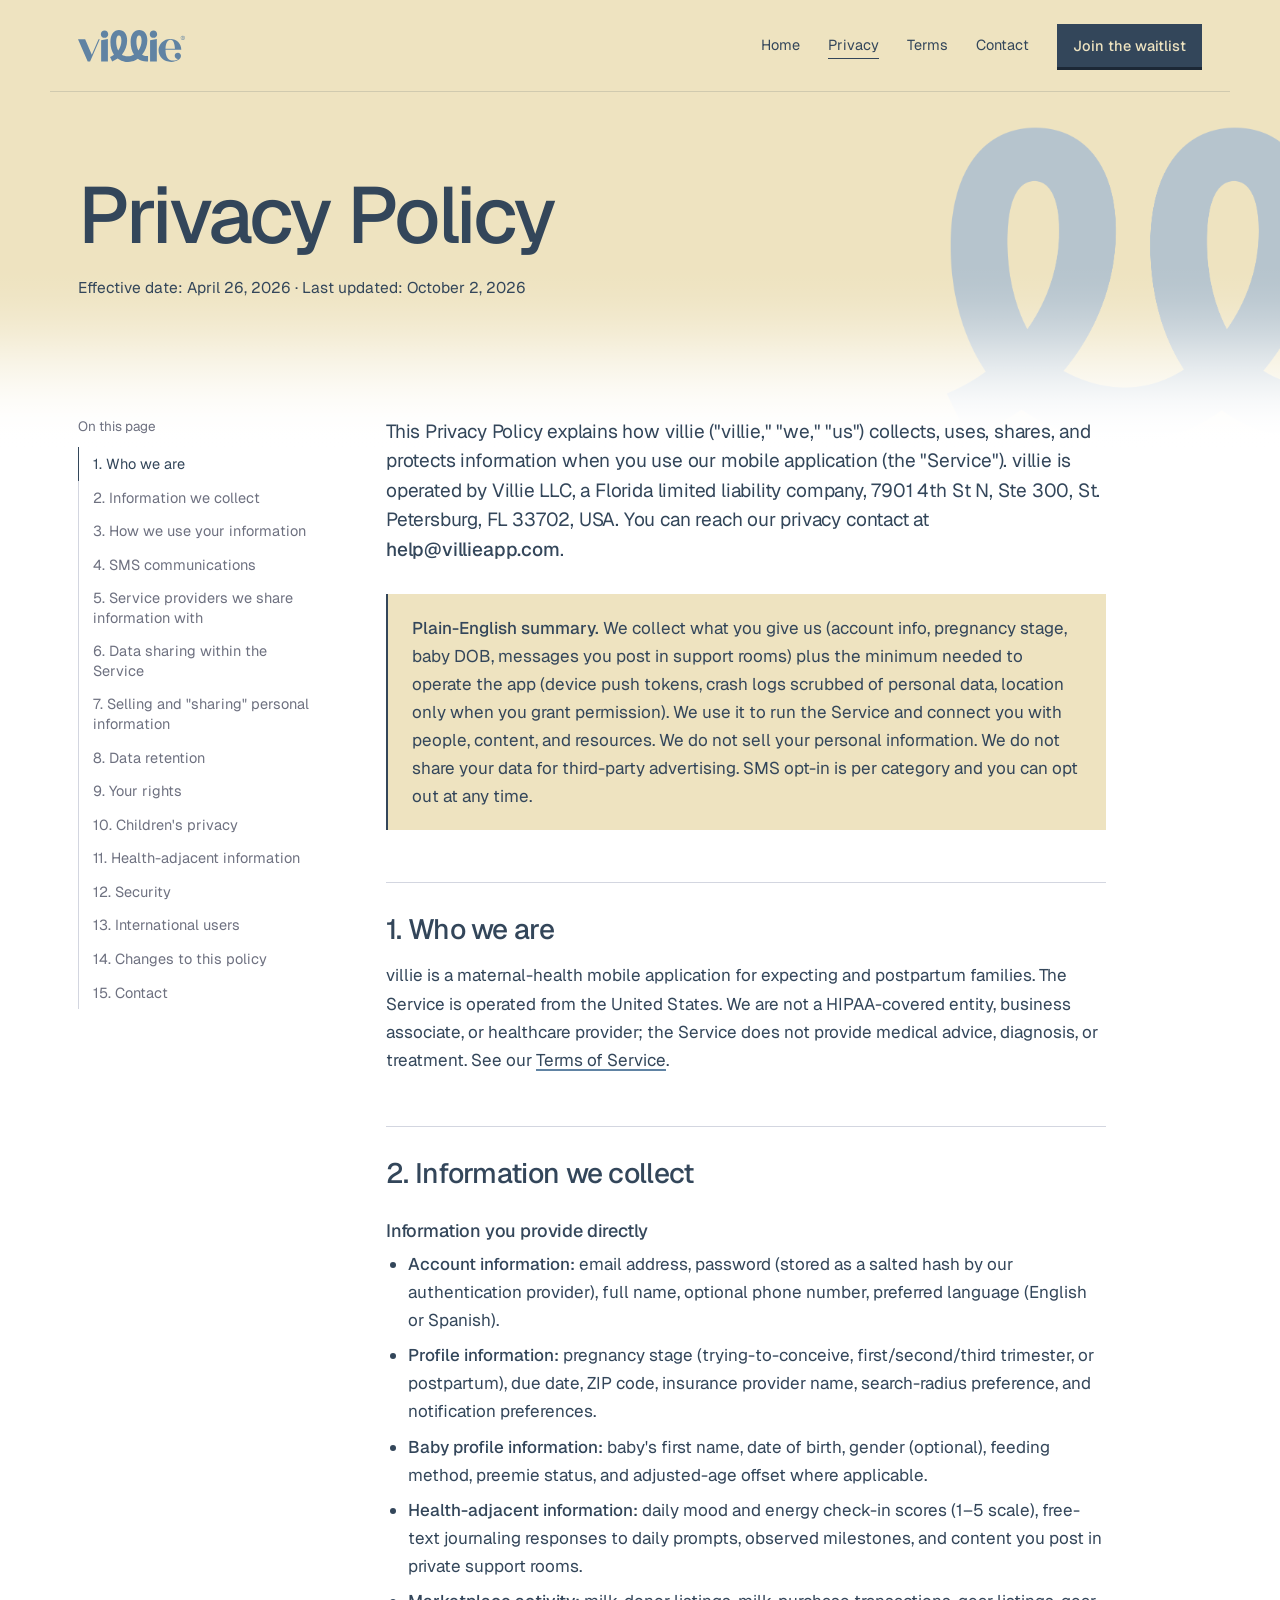
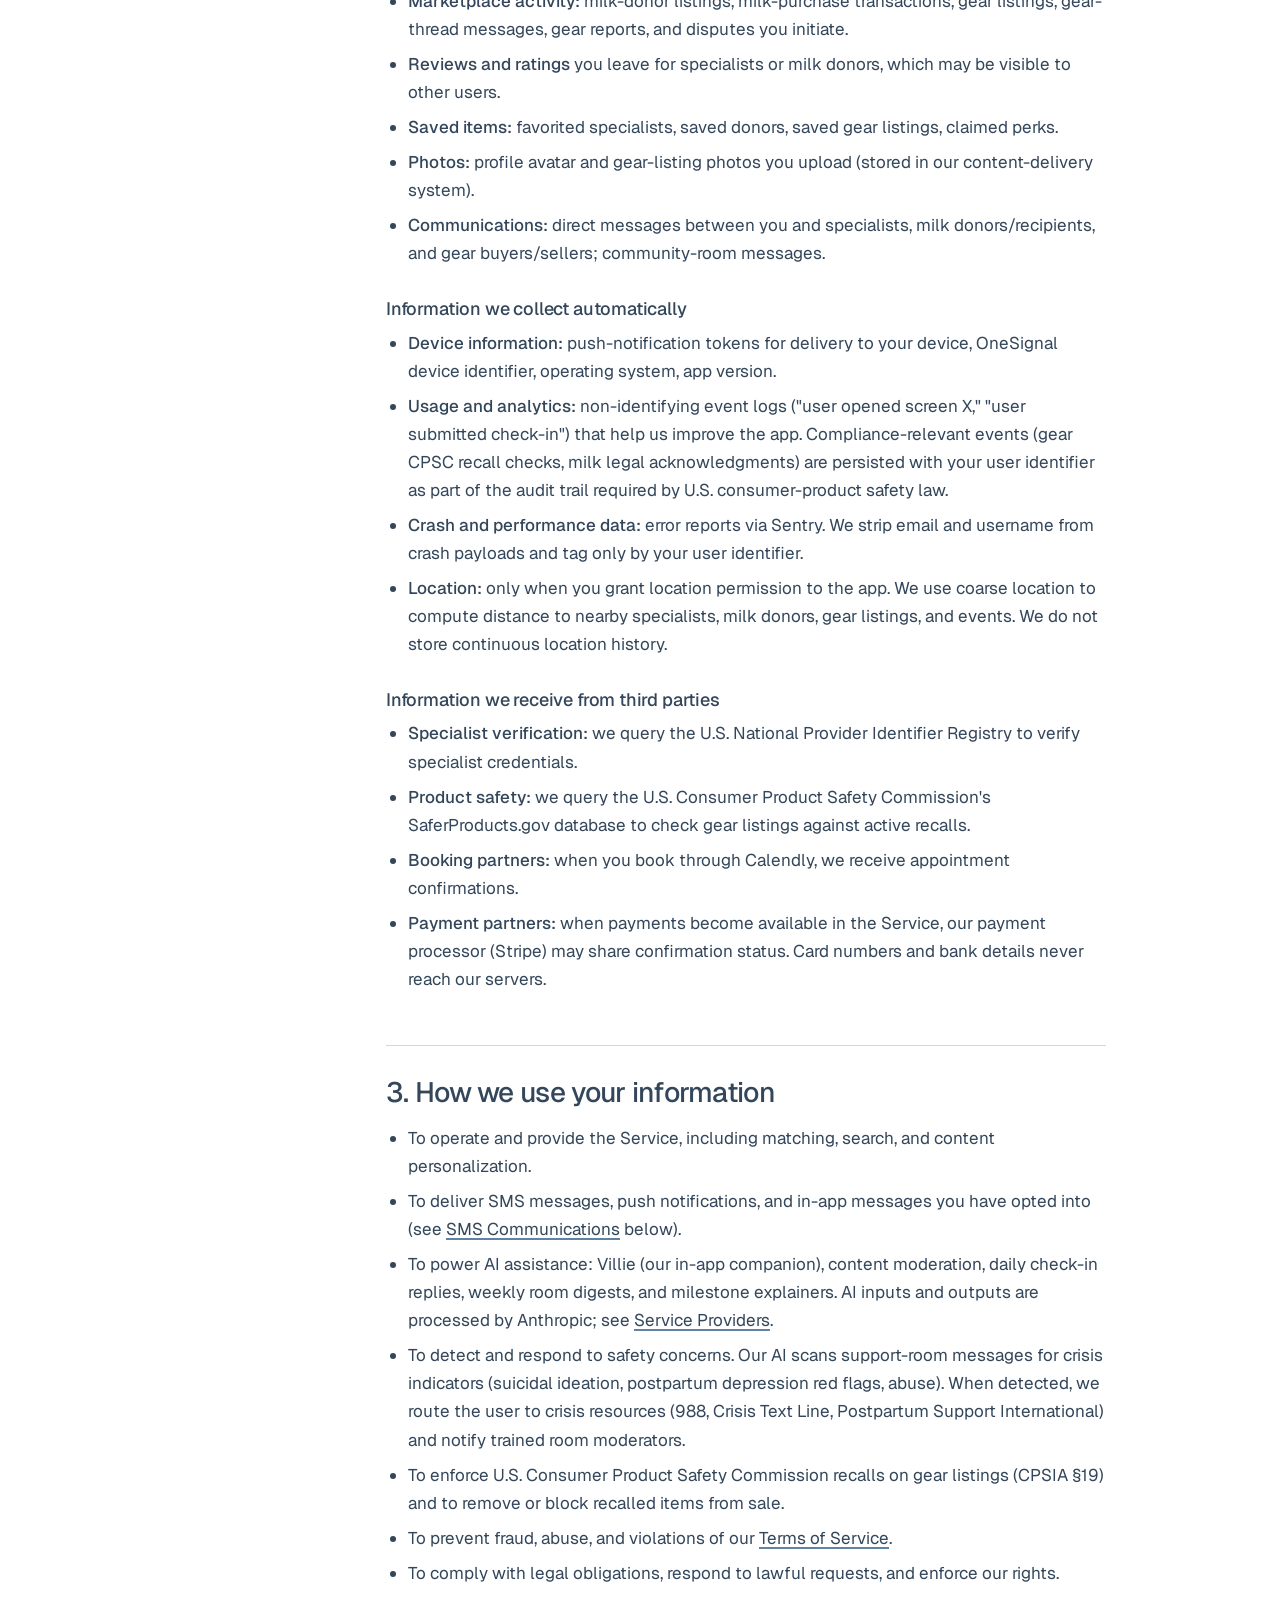
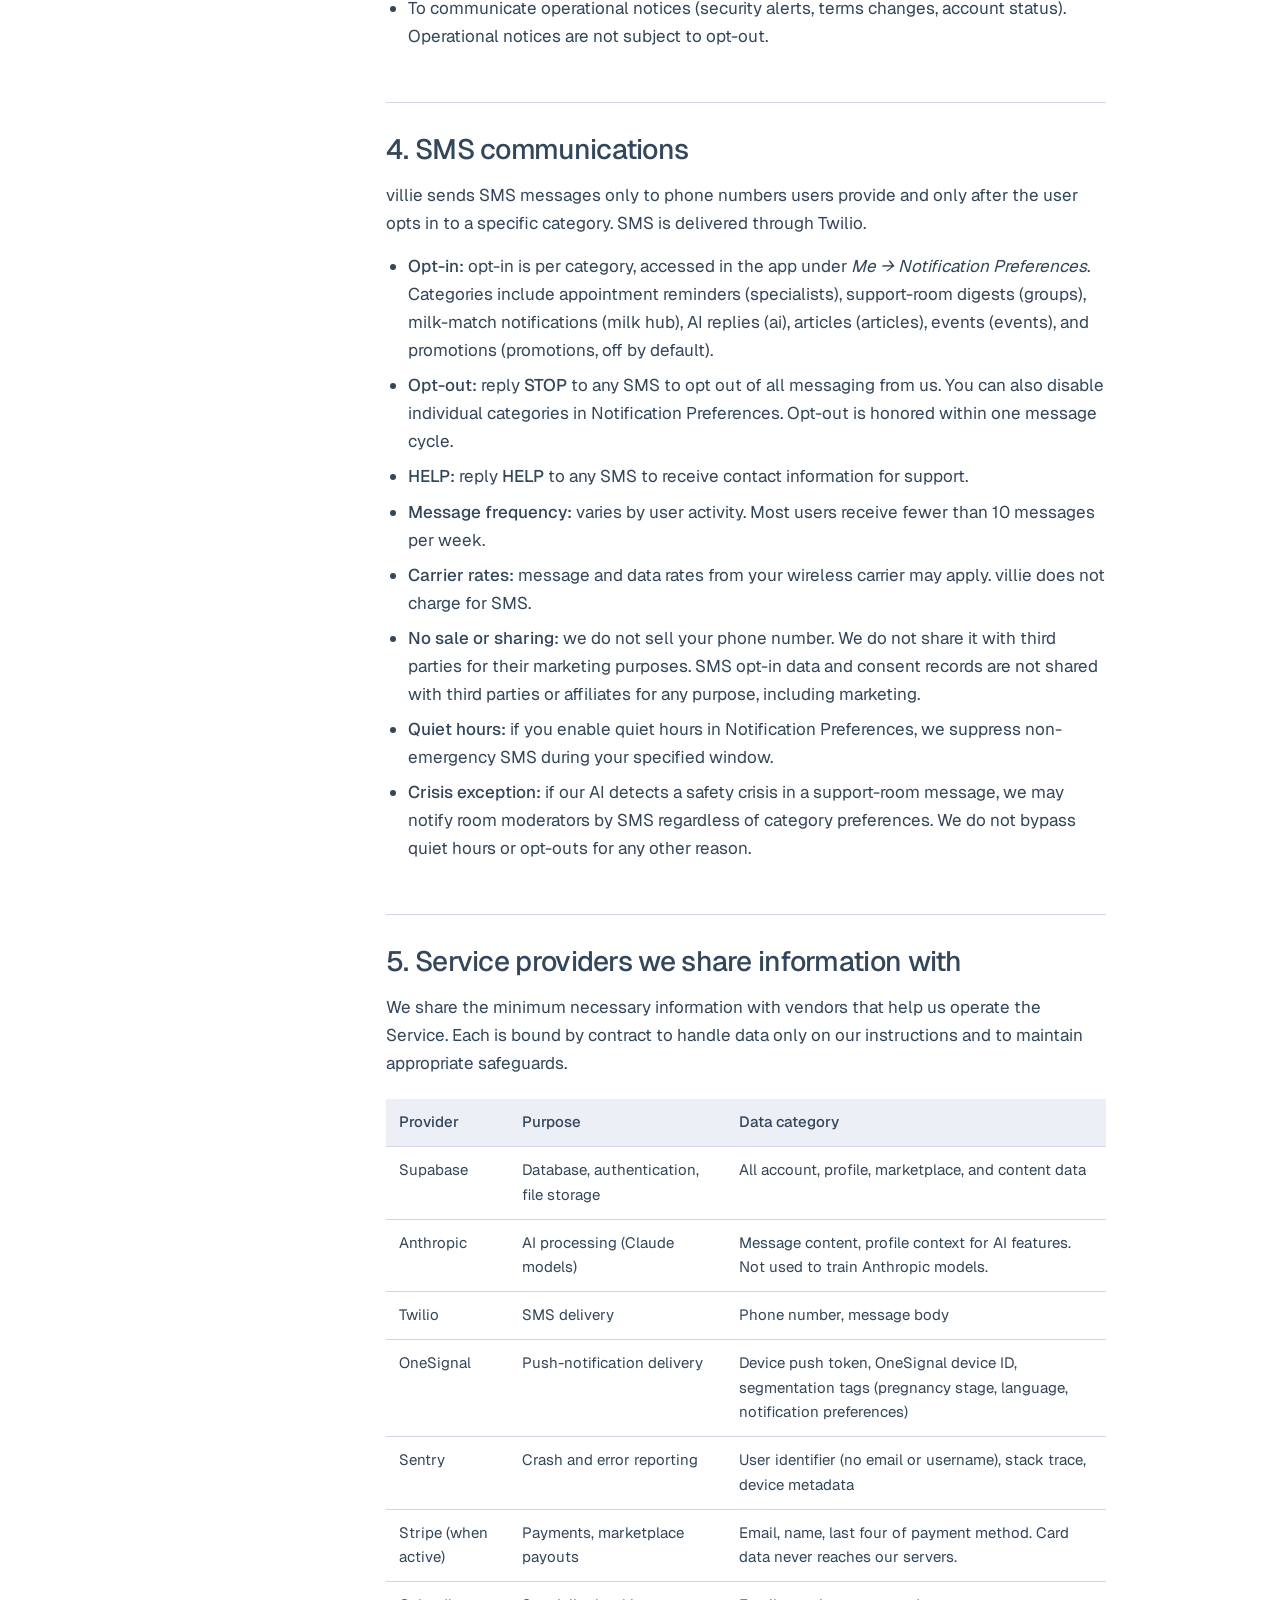
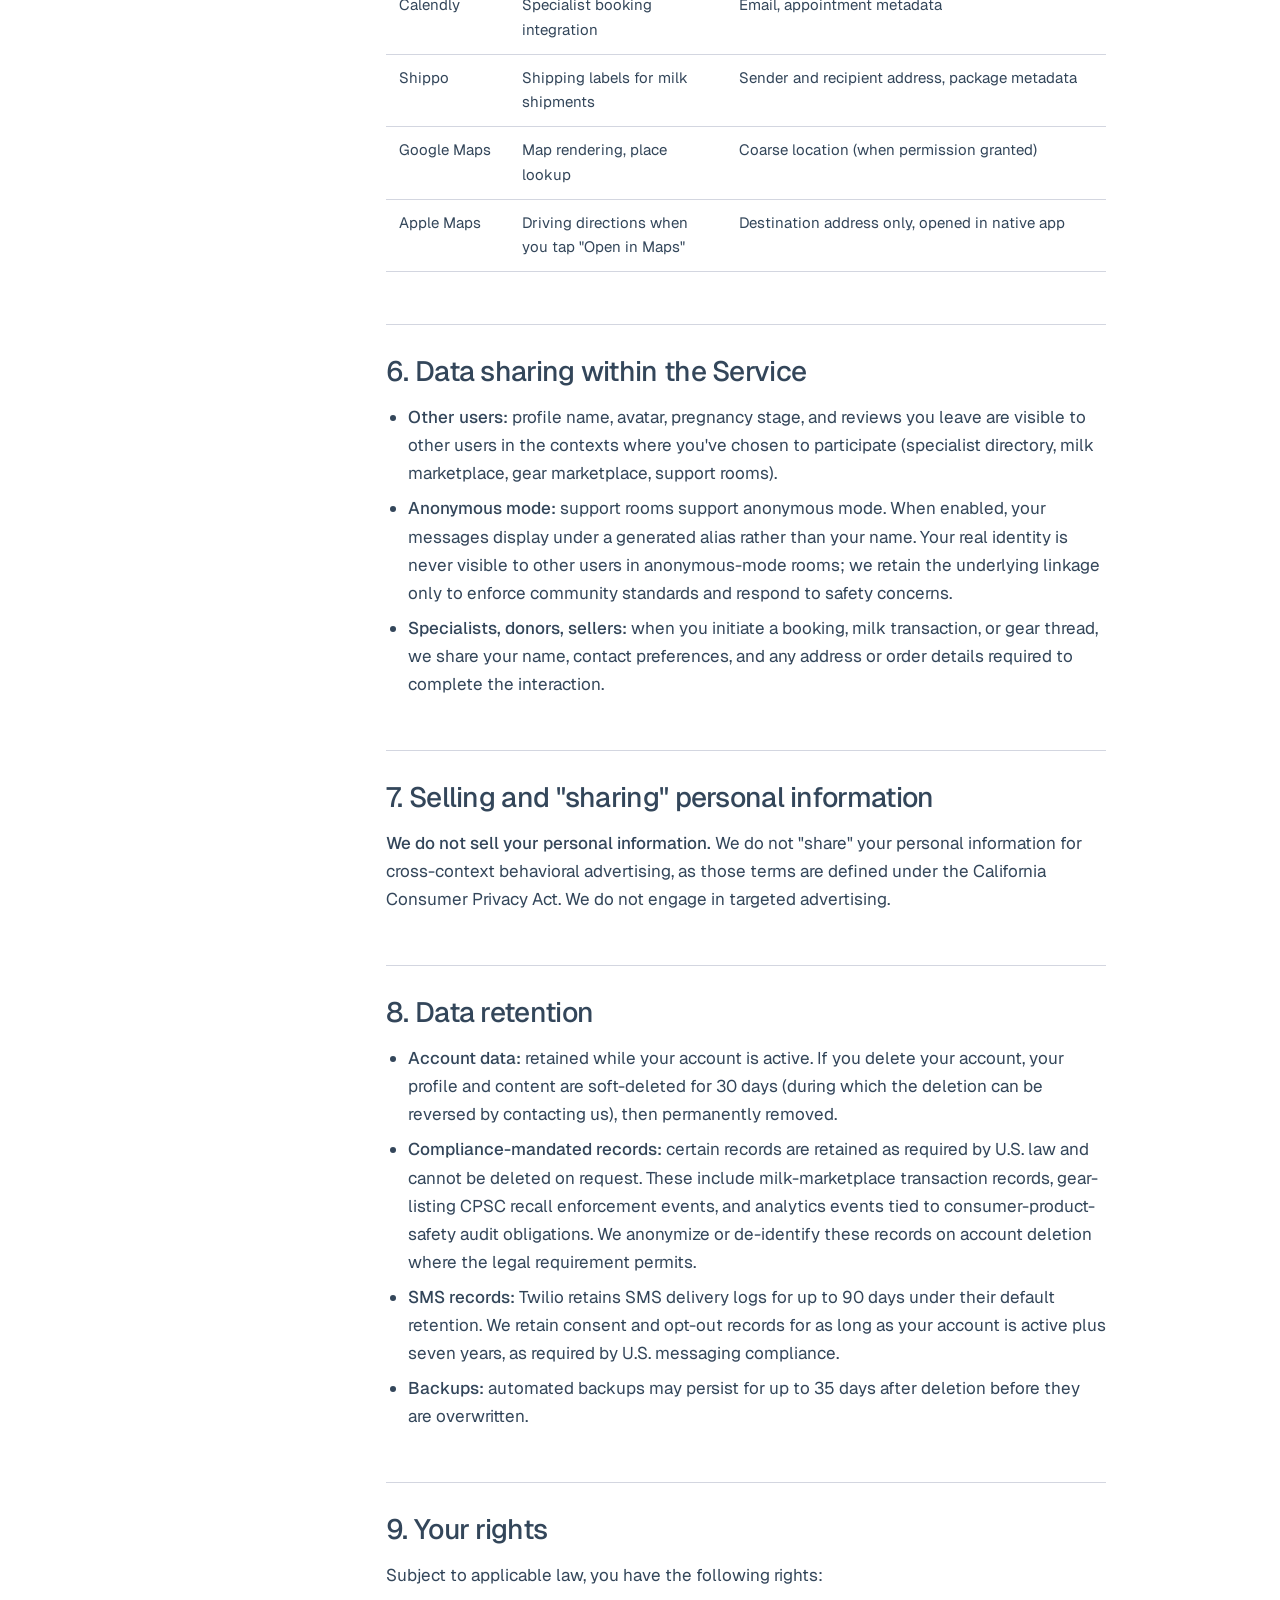
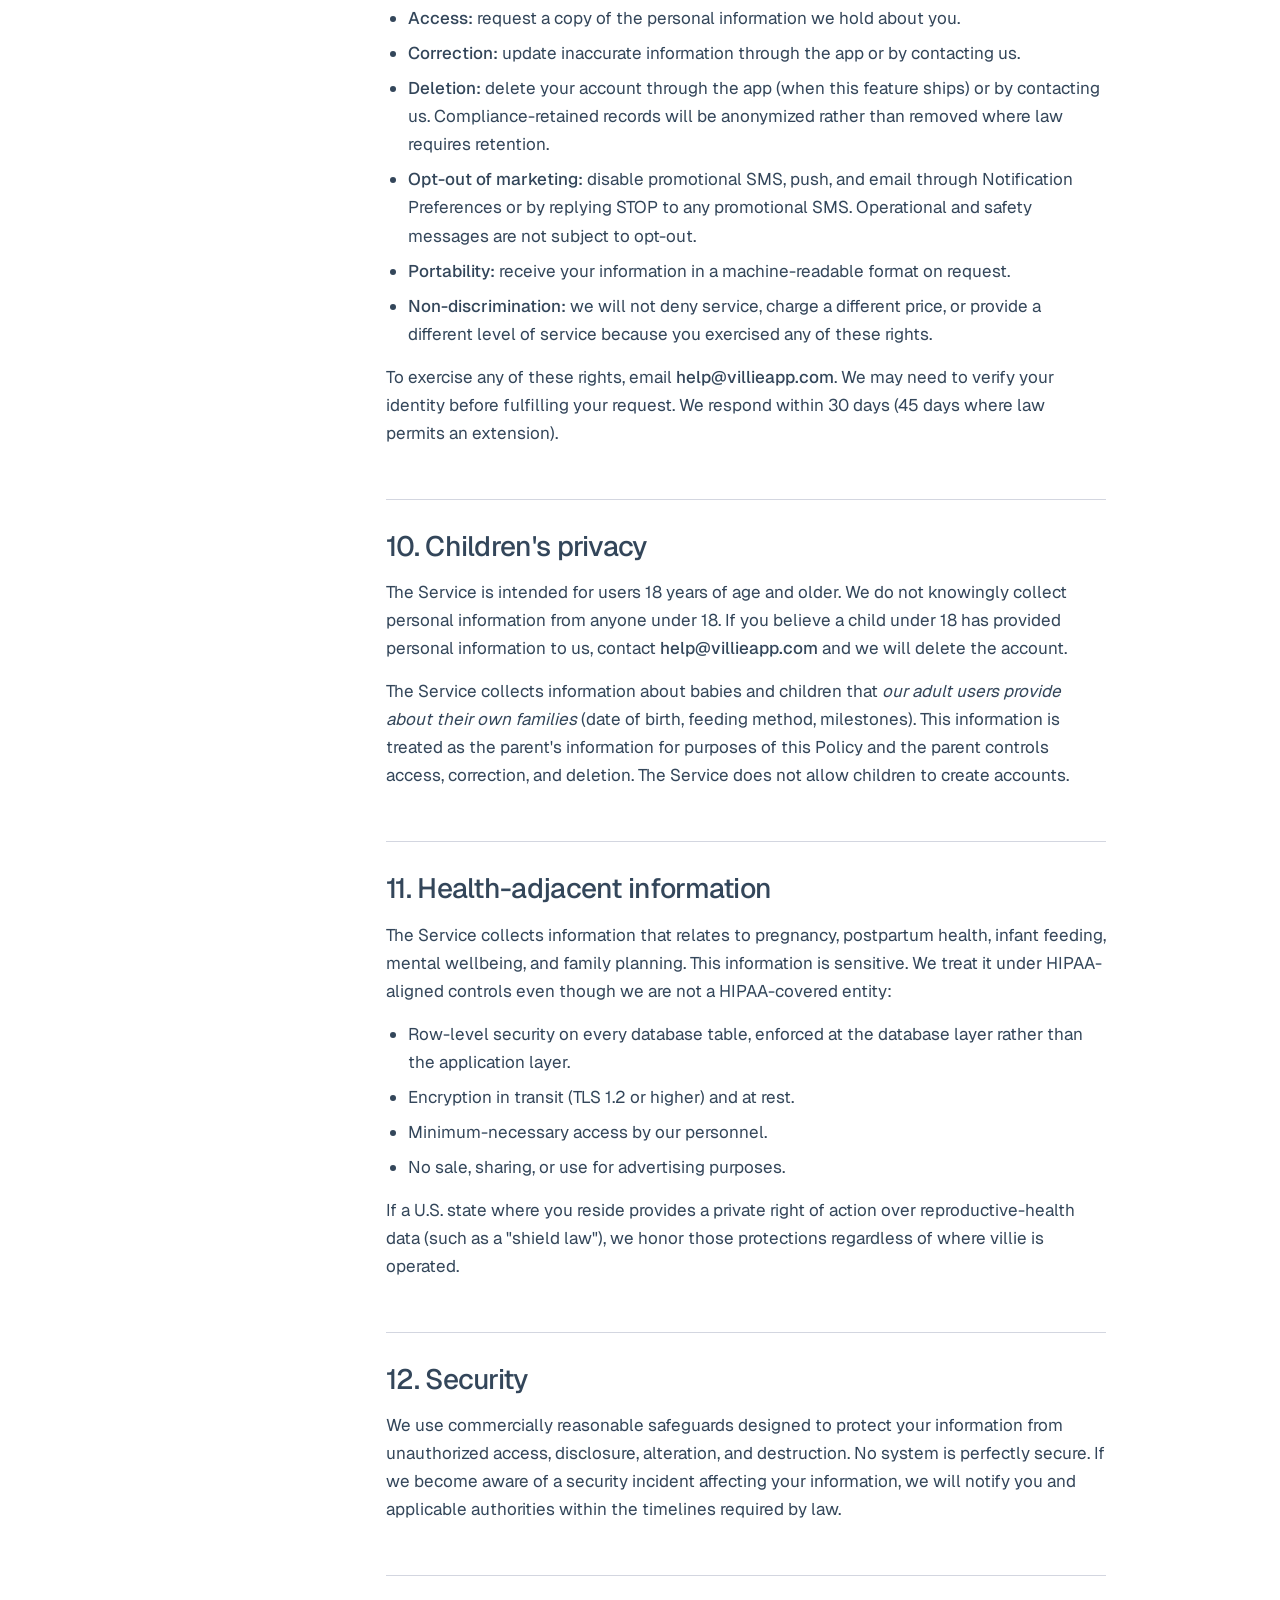
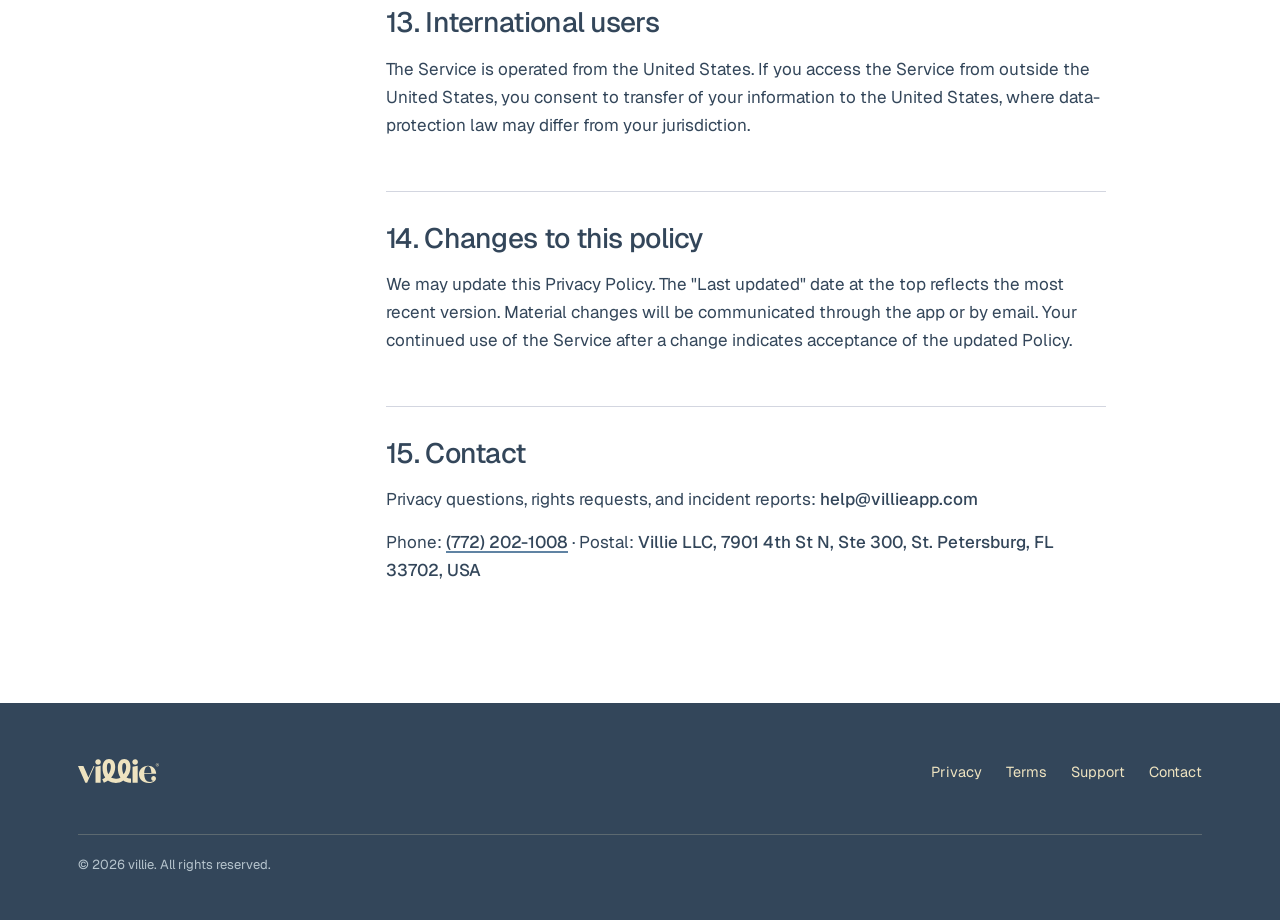
<file: privacy.html>
<!DOCTYPE html>
<html lang="en">
<head>
  <meta charset="UTF-8" />
  <meta name="viewport" content="width=device-width, initial-scale=1.0" />
  <title>Privacy Policy · villie</title>
  <meta name="description" content="villie's privacy policy. How we collect, use, share, and protect your data, including SMS communications, health-adjacent information, and children's data." />
  <link rel="preconnect" href="https://fonts.googleapis.com" />
  <link rel="preconnect" href="https://fonts.gstatic.com" crossorigin />
  <!-- Brand typeface: Geist, per the Complete Brand Guidelines. -->
  <link href="https://fonts.googleapis.com/css2?family=Geist:wght@400;500;600&display=swap" rel="stylesheet" />
  <link rel="stylesheet" href="styles.css" />
  <script src="site.js" defer></script>
</head>
<body class="doc-page">
  <header class="site">
    <div class="inner">
      <a href="index.html" class="brand" aria-label="villie home"><i role="img" aria-label="villie"></i></a>
      <nav>
        <a href="index.html">Home</a>
        <a href="privacy.html" class="active">Privacy</a>
        <a href="terms.html">Terms</a>
        <a href="contact.html">Contact</a>
        <a href="index.html#join" class="nav-cta">Join the waitlist</a>
      </nav>
    </div>
  </header>

  <main>
    <div class="page-head">
      <span class="loop" aria-hidden="true"></span>
      <div class="inner">
        <h1>Privacy Policy</h1>
        <p class="meta">Effective date: April 26, 2026 &middot; Last updated: October 2, 2026</p>
      </div>
    </div>

    <div class="doc">
      <nav class="toc" aria-label="On this page"></nav>
      <div class="prose">
    <p class="lede">This Privacy Policy explains how villie ("villie," "we," "us") collects, uses, shares, and protects information when you use our mobile application (the "Service"). villie is operated by Villie LLC, a Florida limited liability company, 7901 4th St N, Ste 300, St. Petersburg, FL 33702, USA. You can reach our privacy contact at <strong>help@villieapp.com</strong>.</p>

    <div class="callout">
      <strong>Plain-English summary.</strong> We collect what you give us (account info, pregnancy stage, baby DOB, messages you post in support rooms) plus the minimum needed to operate the app (device push tokens, crash logs scrubbed of personal data, location only when you grant permission). We use it to run the Service and connect you with people, content, and resources. We do not sell your personal information. We do not share your data for third-party advertising. SMS opt-in is per category and you can opt out at any time.
    </div>

    <h2>1. Who we are</h2>
    <p>villie is a maternal-health mobile application for expecting and postpartum families. The Service is operated from the United States. We are not a HIPAA-covered entity, business associate, or healthcare provider; the Service does not provide medical advice, diagnosis, or treatment. See our <a href="terms.html">Terms of Service</a>.</p>

    <h2>2. Information we collect</h2>

    <h3>Information you provide directly</h3>
    <ul>
      <li><strong>Account information:</strong> email address, password (stored as a salted hash by our authentication provider), full name, optional phone number, preferred language (English or Spanish).</li>
      <li><strong>Profile information:</strong> pregnancy stage (trying-to-conceive, first/second/third trimester, or postpartum), due date, ZIP code, insurance provider name, search-radius preference, and notification preferences.</li>
      <li><strong>Baby profile information:</strong> baby's first name, date of birth, gender (optional), feeding method, preemie status, and adjusted-age offset where applicable.</li>
      <li><strong>Health-adjacent information:</strong> daily mood and energy check-in scores (1&ndash;5 scale), free-text journaling responses to daily prompts, observed milestones, and content you post in private support rooms.</li>
      <li><strong>Marketplace activity:</strong> milk-donor listings, milk-purchase transactions, gear listings, gear-thread messages, gear reports, and disputes you initiate.</li>
      <li><strong>Reviews and ratings</strong> you leave for specialists or milk donors, which may be visible to other users.</li>
      <li><strong>Saved items:</strong> favorited specialists, saved donors, saved gear listings, claimed perks.</li>
      <li><strong>Photos:</strong> profile avatar and gear-listing photos you upload (stored in our content-delivery system).</li>
      <li><strong>Communications:</strong> direct messages between you and specialists, milk donors/recipients, and gear buyers/sellers; community-room messages.</li>
    </ul>

    <h3>Information we collect automatically</h3>
    <ul>
      <li><strong>Device information:</strong> push-notification tokens for delivery to your device, OneSignal device identifier, operating system, app version.</li>
      <li><strong>Usage and analytics:</strong> non-identifying event logs ("user opened screen X," "user submitted check-in") that help us improve the app. Compliance-relevant events (gear CPSC recall checks, milk legal acknowledgments) are persisted with your user identifier as part of the audit trail required by U.S. consumer-product safety law.</li>
      <li><strong>Crash and performance data:</strong> error reports via Sentry. We strip email and username from crash payloads and tag only by your user identifier.</li>
      <li><strong>Location:</strong> only when you grant location permission to the app. We use coarse location to compute distance to nearby specialists, milk donors, gear listings, and events. We do not store continuous location history.</li>
    </ul>

    <h3>Information we receive from third parties</h3>
    <ul>
      <li><strong>Specialist verification:</strong> we query the U.S. National Provider Identifier Registry to verify specialist credentials.</li>
      <li><strong>Product safety:</strong> we query the U.S. Consumer Product Safety Commission's SaferProducts.gov database to check gear listings against active recalls.</li>
      <li><strong>Booking partners:</strong> when you book through Calendly, we receive appointment confirmations.</li>
      <li><strong>Payment partners:</strong> when payments become available in the Service, our payment processor (Stripe) may share confirmation status. Card numbers and bank details never reach our servers.</li>
    </ul>

    <h2>3. How we use your information</h2>
    <ul>
      <li>To operate and provide the Service, including matching, search, and content personalization.</li>
      <li>To deliver SMS messages, push notifications, and in-app messages you have opted into (see <a href="#sms">SMS Communications</a> below).</li>
      <li>To power AI assistance: Villie (our in-app companion), content moderation, daily check-in replies, weekly room digests, and milestone explainers. AI inputs and outputs are processed by Anthropic; see <a href="#processors">Service Providers</a>.</li>
      <li>To detect and respond to safety concerns. Our AI scans support-room messages for crisis indicators (suicidal ideation, postpartum depression red flags, abuse). When detected, we route the user to crisis resources (988, Crisis Text Line, Postpartum Support International) and notify trained room moderators.</li>
      <li>To enforce U.S. Consumer Product Safety Commission recalls on gear listings (CPSIA &sect;19) and to remove or block recalled items from sale.</li>
      <li>To prevent fraud, abuse, and violations of our <a href="terms.html">Terms of Service</a>.</li>
      <li>To comply with legal obligations, respond to lawful requests, and enforce our rights.</li>
      <li>To communicate operational notices (security alerts, terms changes, account status). Operational notices are not subject to opt-out.</li>
    </ul>

    <h2 id="sms">4. SMS communications</h2>
    <p>villie sends SMS messages only to phone numbers users provide and only after the user opts in to a specific category. SMS is delivered through Twilio.</p>
    <ul>
      <li><strong>Opt-in:</strong> opt-in is per category, accessed in the app under <em>Me &rarr; Notification Preferences</em>. Categories include appointment reminders (specialists), support-room digests (groups), milk-match notifications (milk hub), AI replies (ai), articles (articles), events (events), and promotions (promotions, off by default).</li>
      <li><strong>Opt-out:</strong> reply <strong>STOP</strong> to any SMS to opt out of all messaging from us. You can also disable individual categories in Notification Preferences. Opt-out is honored within one message cycle.</li>
      <li><strong>HELP:</strong> reply <strong>HELP</strong> to any SMS to receive contact information for support.</li>
      <li><strong>Message frequency:</strong> varies by user activity. Most users receive fewer than 10 messages per week.</li>
      <li><strong>Carrier rates:</strong> message and data rates from your wireless carrier may apply. villie does not charge for SMS.</li>
      <li><strong>No sale or sharing:</strong> we do not sell your phone number. We do not share it with third parties for their marketing purposes. SMS opt-in data and consent records are not shared with third parties or affiliates for any purpose, including marketing.</li>
      <li><strong>Quiet hours:</strong> if you enable quiet hours in Notification Preferences, we suppress non-emergency SMS during your specified window.</li>
      <li><strong>Crisis exception:</strong> if our AI detects a safety crisis in a support-room message, we may notify room moderators by SMS regardless of category preferences. We do not bypass quiet hours or opt-outs for any other reason.</li>
    </ul>

    <h2 id="processors">5. Service providers we share information with</h2>
    <p>We share the minimum necessary information with vendors that help us operate the Service. Each is bound by contract to handle data only on our instructions and to maintain appropriate safeguards.</p>
    <table class="disclosures">
      <thead>
        <tr><th>Provider</th><th>Purpose</th><th>Data category</th></tr>
      </thead>
      <tbody>
        <tr><td>Supabase</td><td>Database, authentication, file storage</td><td>All account, profile, marketplace, and content data</td></tr>
        <tr><td>Anthropic</td><td>AI processing (Claude models)</td><td>Message content, profile context for AI features. Not used to train Anthropic models.</td></tr>
        <tr><td>Twilio</td><td>SMS delivery</td><td>Phone number, message body</td></tr>
        <tr><td>OneSignal</td><td>Push-notification delivery</td><td>Device push token, OneSignal device ID, segmentation tags (pregnancy stage, language, notification preferences)</td></tr>
        <tr><td>Sentry</td><td>Crash and error reporting</td><td>User identifier (no email or username), stack trace, device metadata</td></tr>
        <tr><td>Stripe (when active)</td><td>Payments, marketplace payouts</td><td>Email, name, last four of payment method. Card data never reaches our servers.</td></tr>
        <tr><td>Calendly</td><td>Specialist booking integration</td><td>Email, appointment metadata</td></tr>
        <tr><td>Shippo</td><td>Shipping labels for milk shipments</td><td>Sender and recipient address, package metadata</td></tr>
        <tr><td>Google Maps</td><td>Map rendering, place lookup</td><td>Coarse location (when permission granted)</td></tr>
        <tr><td>Apple Maps</td><td>Driving directions when you tap "Open in Maps"</td><td>Destination address only, opened in native app</td></tr>
      </tbody>
    </table>

    <h2>6. Data sharing within the Service</h2>
    <ul>
      <li><strong>Other users:</strong> profile name, avatar, pregnancy stage, and reviews you leave are visible to other users in the contexts where you've chosen to participate (specialist directory, milk marketplace, gear marketplace, support rooms).</li>
      <li><strong>Anonymous mode:</strong> support rooms support anonymous mode. When enabled, your messages display under a generated alias rather than your name. Your real identity is never visible to other users in anonymous-mode rooms; we retain the underlying linkage only to enforce community standards and respond to safety concerns.</li>
      <li><strong>Specialists, donors, sellers:</strong> when you initiate a booking, milk transaction, or gear thread, we share your name, contact preferences, and any address or order details required to complete the interaction.</li>
    </ul>

    <h2>7. Selling and "sharing" personal information</h2>
    <p><strong>We do not sell your personal information.</strong> We do not "share" your personal information for cross-context behavioral advertising, as those terms are defined under the California Consumer Privacy Act. We do not engage in targeted advertising.</p>

    <h2>8. Data retention</h2>
    <ul>
      <li><strong>Account data:</strong> retained while your account is active. If you delete your account, your profile and content are soft-deleted for 30 days (during which the deletion can be reversed by contacting us), then permanently removed.</li>
      <li><strong>Compliance-mandated records:</strong> certain records are retained as required by U.S. law and cannot be deleted on request. These include milk-marketplace transaction records, gear-listing CPSC recall enforcement events, and analytics events tied to consumer-product-safety audit obligations. We anonymize or de-identify these records on account deletion where the legal requirement permits.</li>
      <li><strong>SMS records:</strong> Twilio retains SMS delivery logs for up to 90 days under their default retention. We retain consent and opt-out records for as long as your account is active plus seven years, as required by U.S. messaging compliance.</li>
      <li><strong>Backups:</strong> automated backups may persist for up to 35 days after deletion before they are overwritten.</li>
    </ul>

    <h2 id="9-your-rights">9. Your rights</h2>
    <p>Subject to applicable law, you have the following rights:</p>
    <ul>
      <li><strong>Access:</strong> request a copy of the personal information we hold about you.</li>
      <li><strong>Correction:</strong> update inaccurate information through the app or by contacting us.</li>
      <li><strong>Deletion:</strong> delete your account through the app (when this feature ships) or by contacting us. Compliance-retained records will be anonymized rather than removed where law requires retention.</li>
      <li><strong>Opt-out of marketing:</strong> disable promotional SMS, push, and email through Notification Preferences or by replying STOP to any promotional SMS. Operational and safety messages are not subject to opt-out.</li>
      <li><strong>Portability:</strong> receive your information in a machine-readable format on request.</li>
      <li><strong>Non-discrimination:</strong> we will not deny service, charge a different price, or provide a different level of service because you exercised any of these rights.</li>
    </ul>
    <p>To exercise any of these rights, email <strong>help@villieapp.com</strong>. We may need to verify your identity before fulfilling your request. We respond within 30 days (45 days where law permits an extension).</p>

    <h2>10. Children's privacy</h2>
    <p>The Service is intended for users 18 years of age and older. We do not knowingly collect personal information from anyone under 18. If you believe a child under 18 has provided personal information to us, contact <strong>help@villieapp.com</strong> and we will delete the account.</p>
    <p>The Service collects information about babies and children that <em>our adult users provide about their own families</em> (date of birth, feeding method, milestones). This information is treated as the parent's information for purposes of this Policy and the parent controls access, correction, and deletion. The Service does not allow children to create accounts.</p>

    <h2>11. Health-adjacent information</h2>
    <p>The Service collects information that relates to pregnancy, postpartum health, infant feeding, mental wellbeing, and family planning. This information is sensitive. We treat it under HIPAA-aligned controls even though we are not a HIPAA-covered entity:</p>
    <ul>
      <li>Row-level security on every database table, enforced at the database layer rather than the application layer.</li>
      <li>Encryption in transit (TLS 1.2 or higher) and at rest.</li>
      <li>Minimum-necessary access by our personnel.</li>
      <li>No sale, sharing, or use for advertising purposes.</li>
    </ul>
    <p>If a U.S. state where you reside provides a private right of action over reproductive-health data (such as a "shield law"), we honor those protections regardless of where villie is operated.</p>

    <h2>12. Security</h2>
    <p>We use commercially reasonable safeguards designed to protect your information from unauthorized access, disclosure, alteration, and destruction. No system is perfectly secure. If we become aware of a security incident affecting your information, we will notify you and applicable authorities within the timelines required by law.</p>

    <h2>13. International users</h2>
    <p>The Service is operated from the United States. If you access the Service from outside the United States, you consent to transfer of your information to the United States, where data-protection law may differ from your jurisdiction.</p>

    <h2>14. Changes to this policy</h2>
    <p>We may update this Privacy Policy. The "Last updated" date at the top reflects the most recent version. Material changes will be communicated through the app or by email. Your continued use of the Service after a change indicates acceptance of the updated Policy.</p>

    <h2>15. Contact</h2>
    <p>Privacy questions, rights requests, and incident reports: <strong>help@villieapp.com</strong></p>
    <p>Phone: <strong><a href="tel:+17722021008">(772) 202-1008</a></strong> &middot; Postal: <strong>Villie LLC, 7901 4th St N, Ste 300, St. Petersburg, FL 33702, USA</strong></p>
      </div>
    </div>
  </main>

  <footer class="site">
    <div class="inner">
      <a href="index.html" class="brand" aria-label="villie home"><i role="img" aria-label="villie"></i></a>
      <nav aria-label="Footer">
        <a href="privacy.html">Privacy</a>
        <a href="terms.html">Terms</a>
        <a href="support.html">Support</a>
        <a href="contact.html">Contact</a>
      </nav>
      <p class="fine">&copy; 2026 villie. All rights reserved.</p>
    </div>
  </footer>
</body>
</html>
</file>
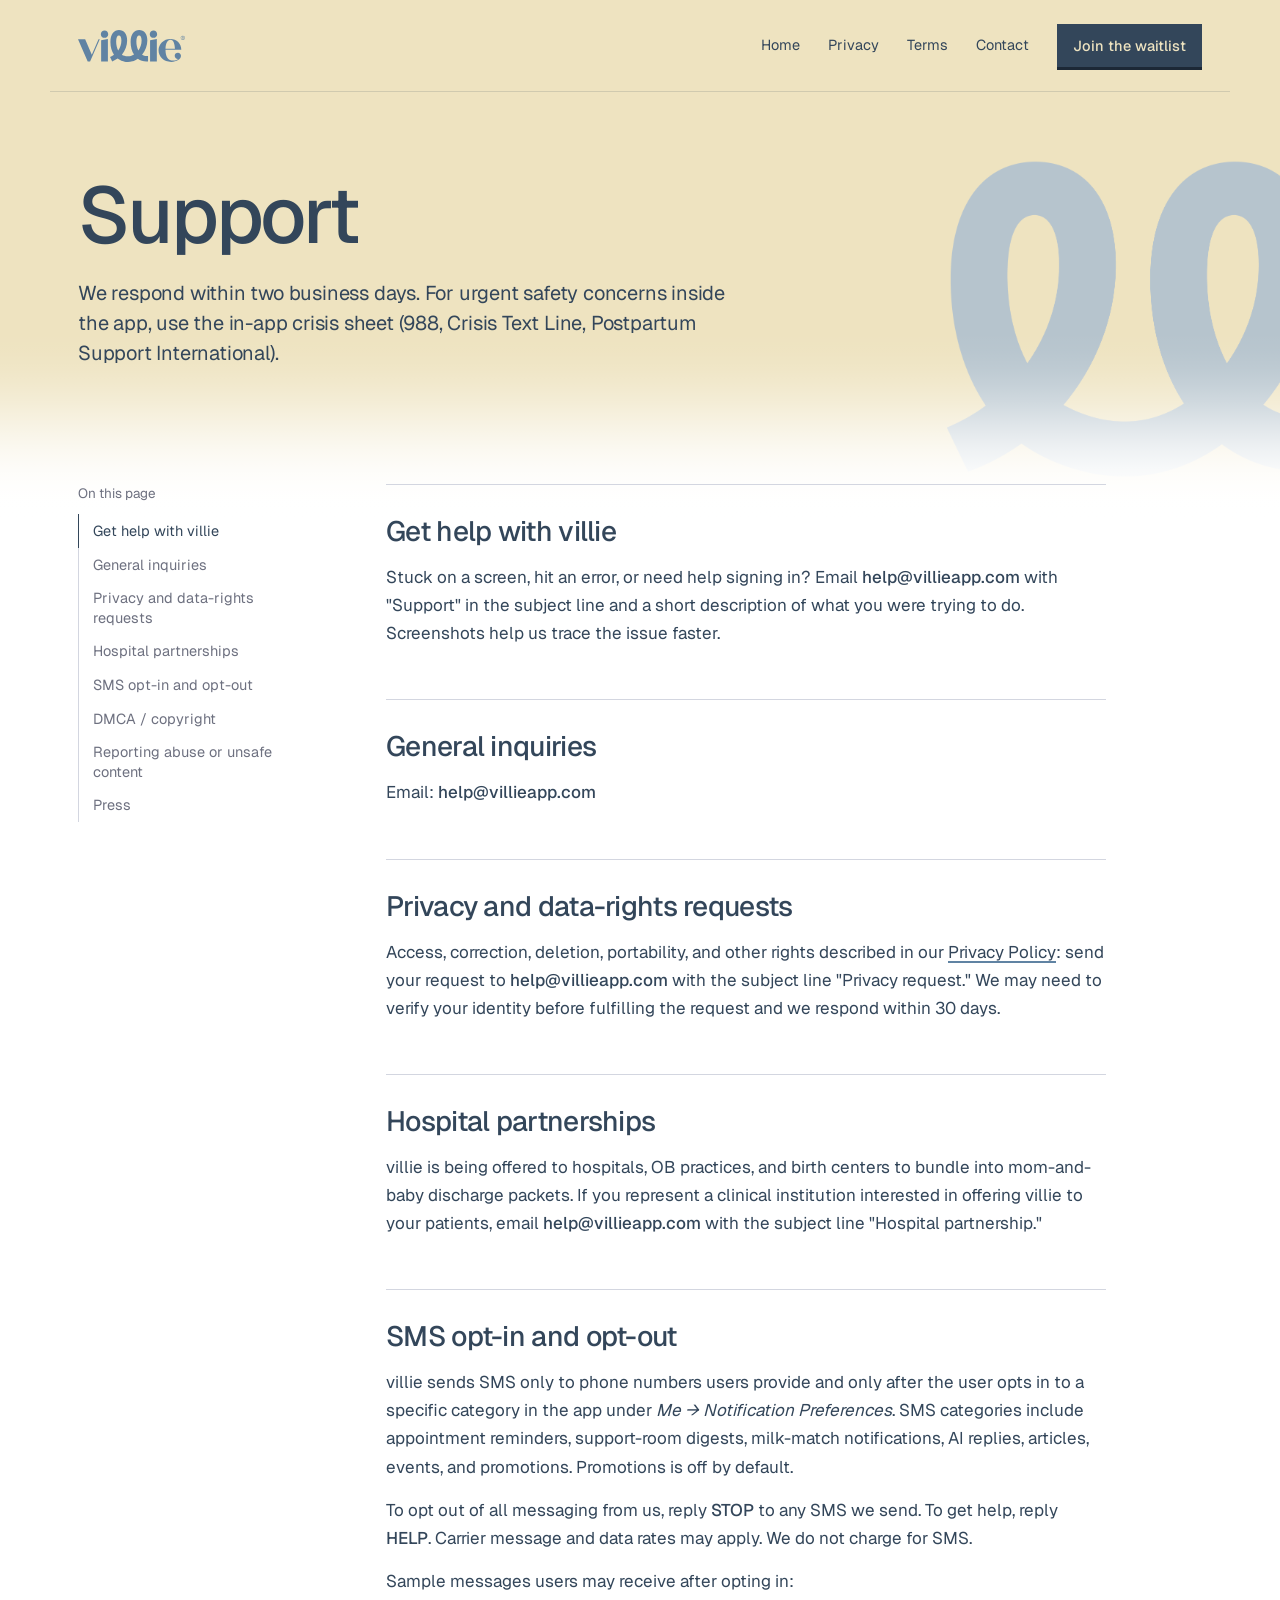
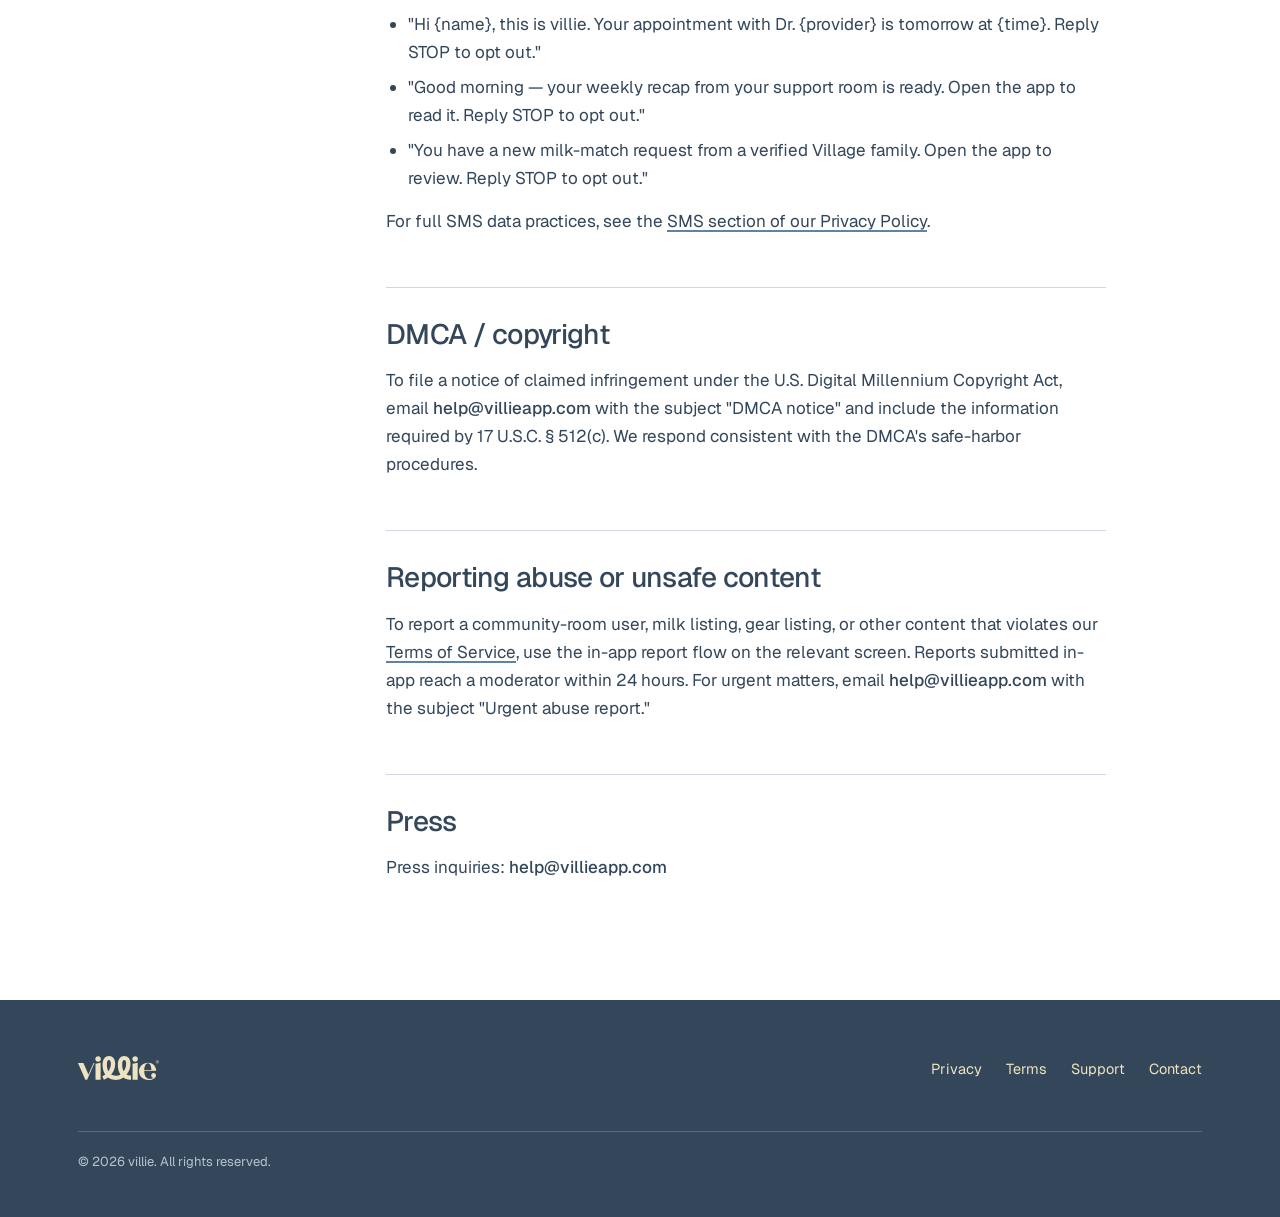
<file: support.html>
<!DOCTYPE html>
<html lang="en">
<head>
  <meta charset="UTF-8" />
  <meta name="viewport" content="width=device-width, initial-scale=1.0" />
  <title>Support · villie</title>
  <meta name="description" content="Support for villie. Get help, send privacy requests, and reach us about hospital partnerships, billing, or anything else." />
  <link rel="preconnect" href="https://fonts.googleapis.com" />
  <link rel="preconnect" href="https://fonts.gstatic.com" crossorigin />
  <!-- Brand typeface: Geist, per the Complete Brand Guidelines. -->
  <link href="https://fonts.googleapis.com/css2?family=Geist:wght@400;500;600&display=swap" rel="stylesheet" />
  <link rel="stylesheet" href="styles.css" />
  <script src="site.js" defer></script>
</head>
<body class="doc-page">
  <header class="site">
    <div class="inner">
      <a href="index.html" class="brand" aria-label="villie home"><i role="img" aria-label="villie"></i></a>
      <nav>
        <a href="index.html">Home</a>
        <a href="privacy.html">Privacy</a>
        <a href="terms.html">Terms</a>
        <a href="contact.html">Contact</a>
        <a href="index.html#join" class="nav-cta">Join the waitlist</a>
      </nav>
    </div>
  </header>

  <main>
    <div class="page-head">
      <span class="loop" aria-hidden="true"></span>
      <div class="inner">
        <h1>Support</h1>
        <p class="lede">We respond within two business days. For urgent safety concerns inside the app, use the in-app crisis sheet (988, Crisis Text Line, Postpartum Support International).</p>
      </div>
    </div>

    <div class="doc">
      <nav class="toc" aria-label="On this page"></nav>
      <div class="prose">
    <h2>Get help with villie</h2>
    <p>Stuck on a screen, hit an error, or need help signing in? Email <strong>help@villieapp.com</strong> with "Support" in the subject line and a short description of what you were trying to do. Screenshots help us trace the issue faster.</p>

    <h2>General inquiries</h2>
    <p>Email: <strong>help@villieapp.com</strong></p>

    <h2>Privacy and data-rights requests</h2>
    <p>Access, correction, deletion, portability, and other rights described in our <a href="privacy.html#9-your-rights">Privacy Policy</a>: send your request to <strong>help@villieapp.com</strong> with the subject line "Privacy request." We may need to verify your identity before fulfilling the request and we respond within 30 days.</p>

    <h2>Hospital partnerships</h2>
    <p>villie is being offered to hospitals, OB practices, and birth centers to bundle into mom-and-baby discharge packets. If you represent a clinical institution interested in offering villie to your patients, email <strong>help@villieapp.com</strong> with the subject line "Hospital partnership."</p>

    <h2>SMS opt-in and opt-out</h2>
    <p>villie sends SMS only to phone numbers users provide and only after the user opts in to a specific category in the app under <em>Me &rarr; Notification Preferences</em>. SMS categories include appointment reminders, support-room digests, milk-match notifications, AI replies, articles, events, and promotions. Promotions is off by default.</p>
    <p>To opt out of all messaging from us, reply <strong>STOP</strong> to any SMS we send. To get help, reply <strong>HELP</strong>. Carrier message and data rates may apply. We do not charge for SMS.</p>
    <p>Sample messages users may receive after opting in:</p>
    <ul>
      <li>"Hi {name}, this is villie. Your appointment with Dr. {provider} is tomorrow at {time}. Reply STOP to opt out."</li>
      <li>"Good morning &mdash; your weekly recap from your support room is ready. Open the app to read it. Reply STOP to opt out."</li>
      <li>"You have a new milk-match request from a verified Village family. Open the app to review. Reply STOP to opt out."</li>
    </ul>
    <p>For full SMS data practices, see the <a href="privacy.html#sms">SMS section of our Privacy Policy</a>.</p>

    <h2>DMCA / copyright</h2>
    <p>To file a notice of claimed infringement under the U.S. Digital Millennium Copyright Act, email <strong>help@villieapp.com</strong> with the subject "DMCA notice" and include the information required by 17 U.S.C. &sect; 512(c). We respond consistent with the DMCA's safe-harbor procedures.</p>

    <h2>Reporting abuse or unsafe content</h2>
    <p>To report a community-room user, milk listing, gear listing, or other content that violates our <a href="terms.html">Terms of Service</a>, use the in-app report flow on the relevant screen. Reports submitted in-app reach a moderator within 24 hours. For urgent matters, email <strong>help@villieapp.com</strong> with the subject "Urgent abuse report."</p>

    <h2>Press</h2>
    <p>Press inquiries: <strong>help@villieapp.com</strong></p>
      </div>
    </div>
  </main>

  <footer class="site">
    <div class="inner">
      <a href="index.html" class="brand" aria-label="villie home"><i role="img" aria-label="villie"></i></a>
      <nav aria-label="Footer">
        <a href="privacy.html">Privacy</a>
        <a href="terms.html">Terms</a>
        <a href="support.html">Support</a>
        <a href="contact.html">Contact</a>
      </nav>
      <p class="fine">&copy; 2026 villie. All rights reserved.</p>
    </div>
  </footer>
</body>
</html>
</file>
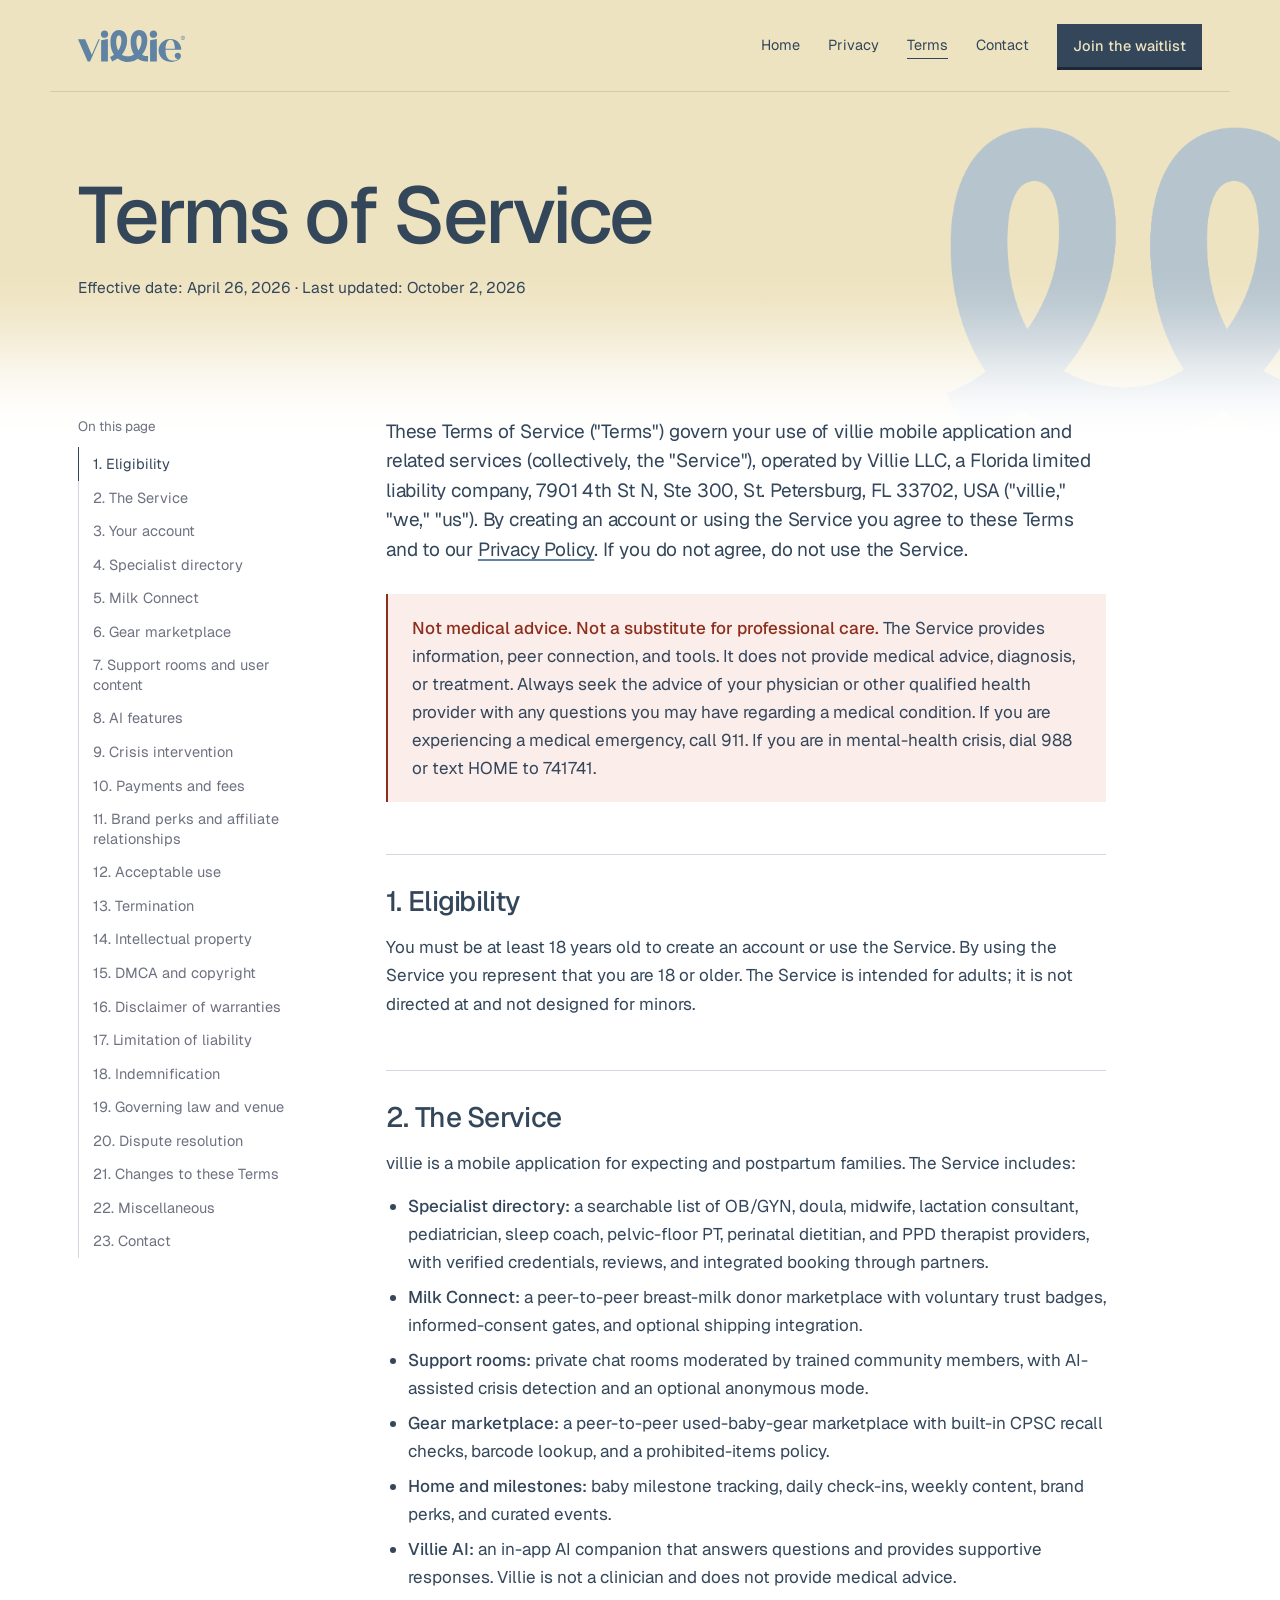
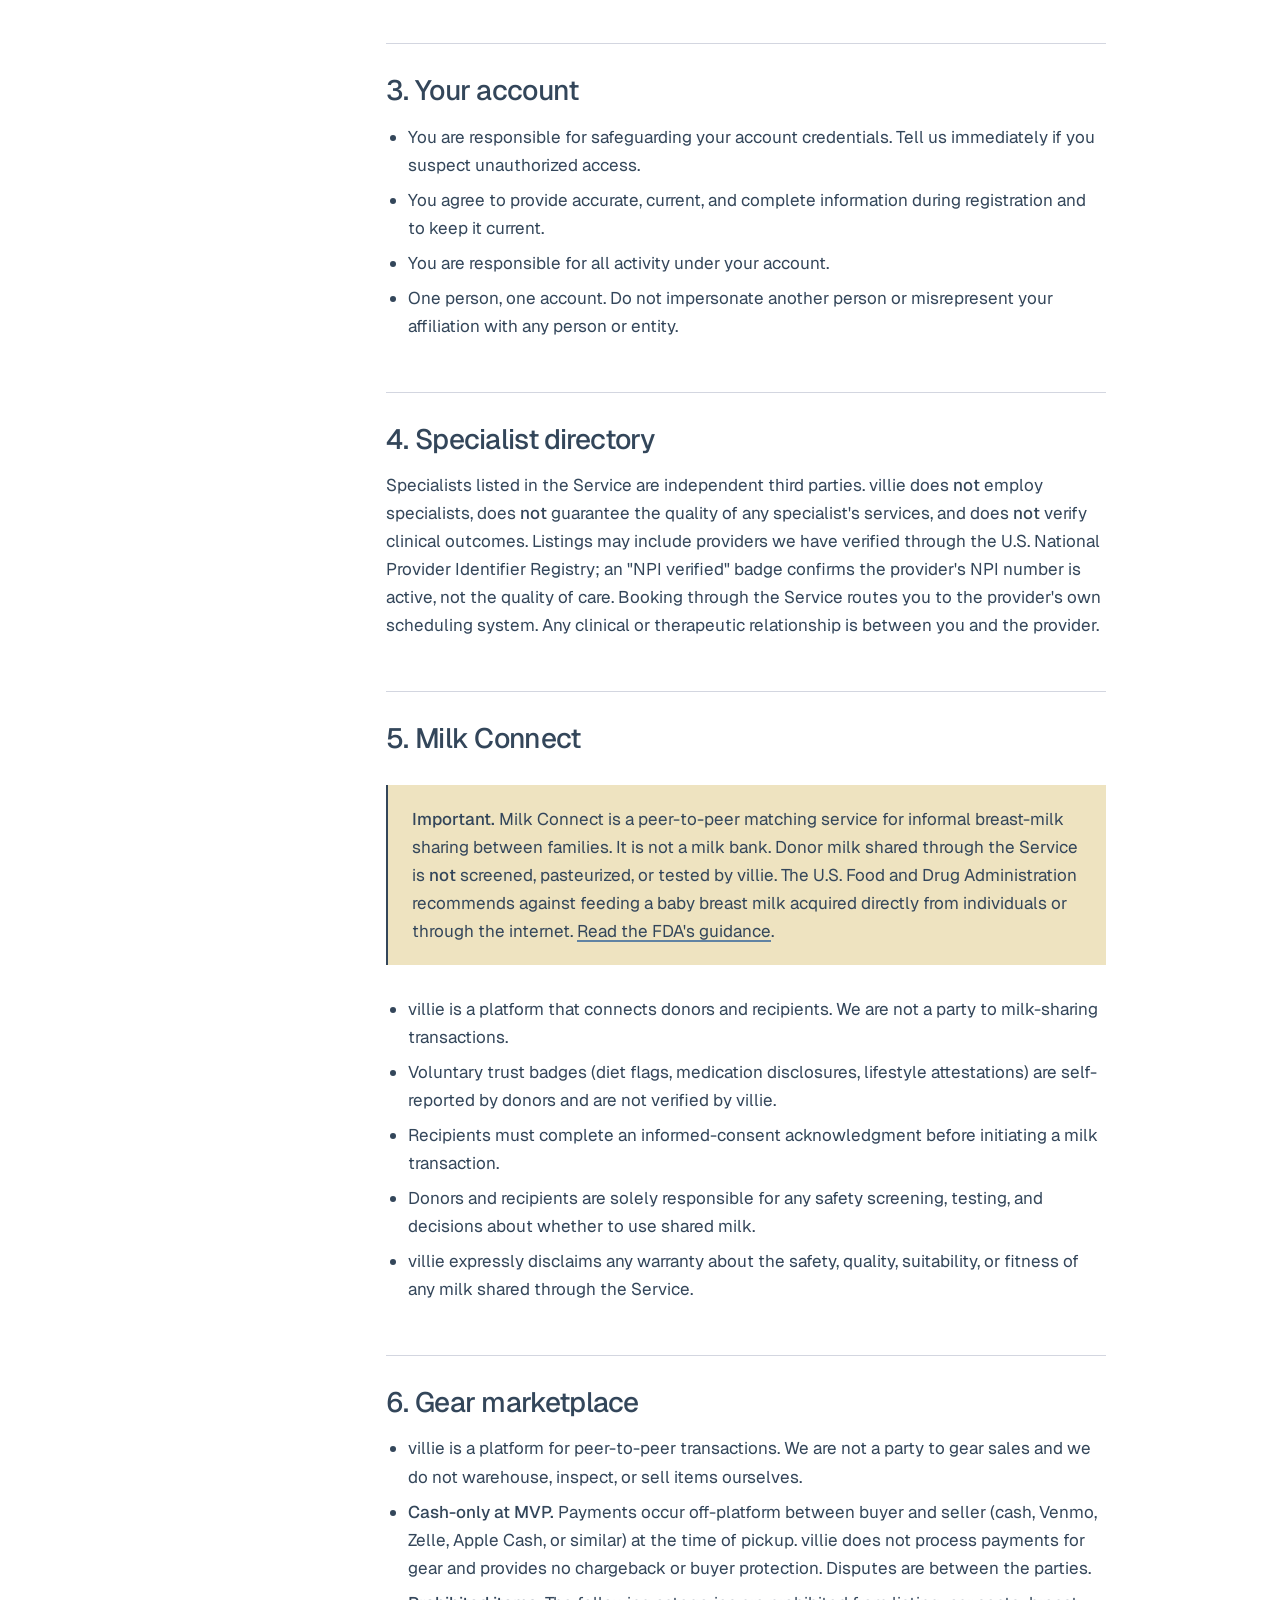
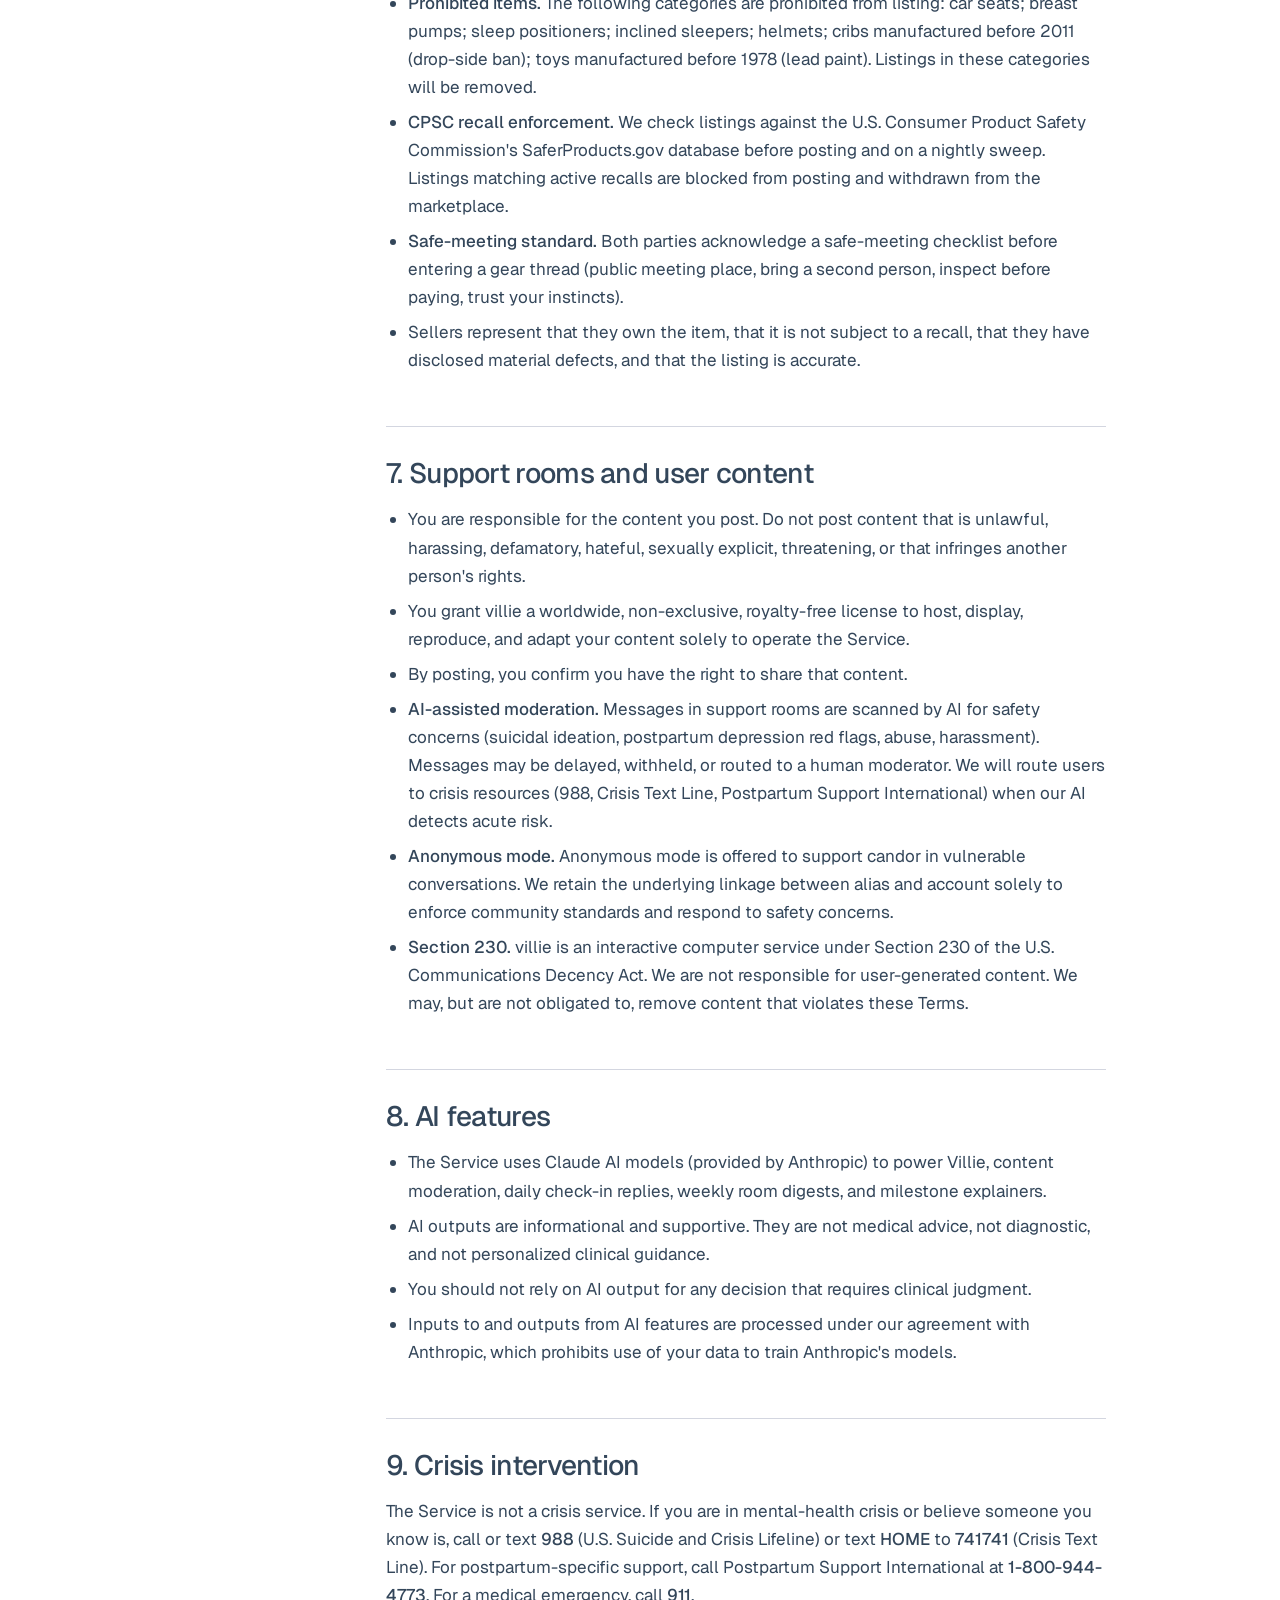
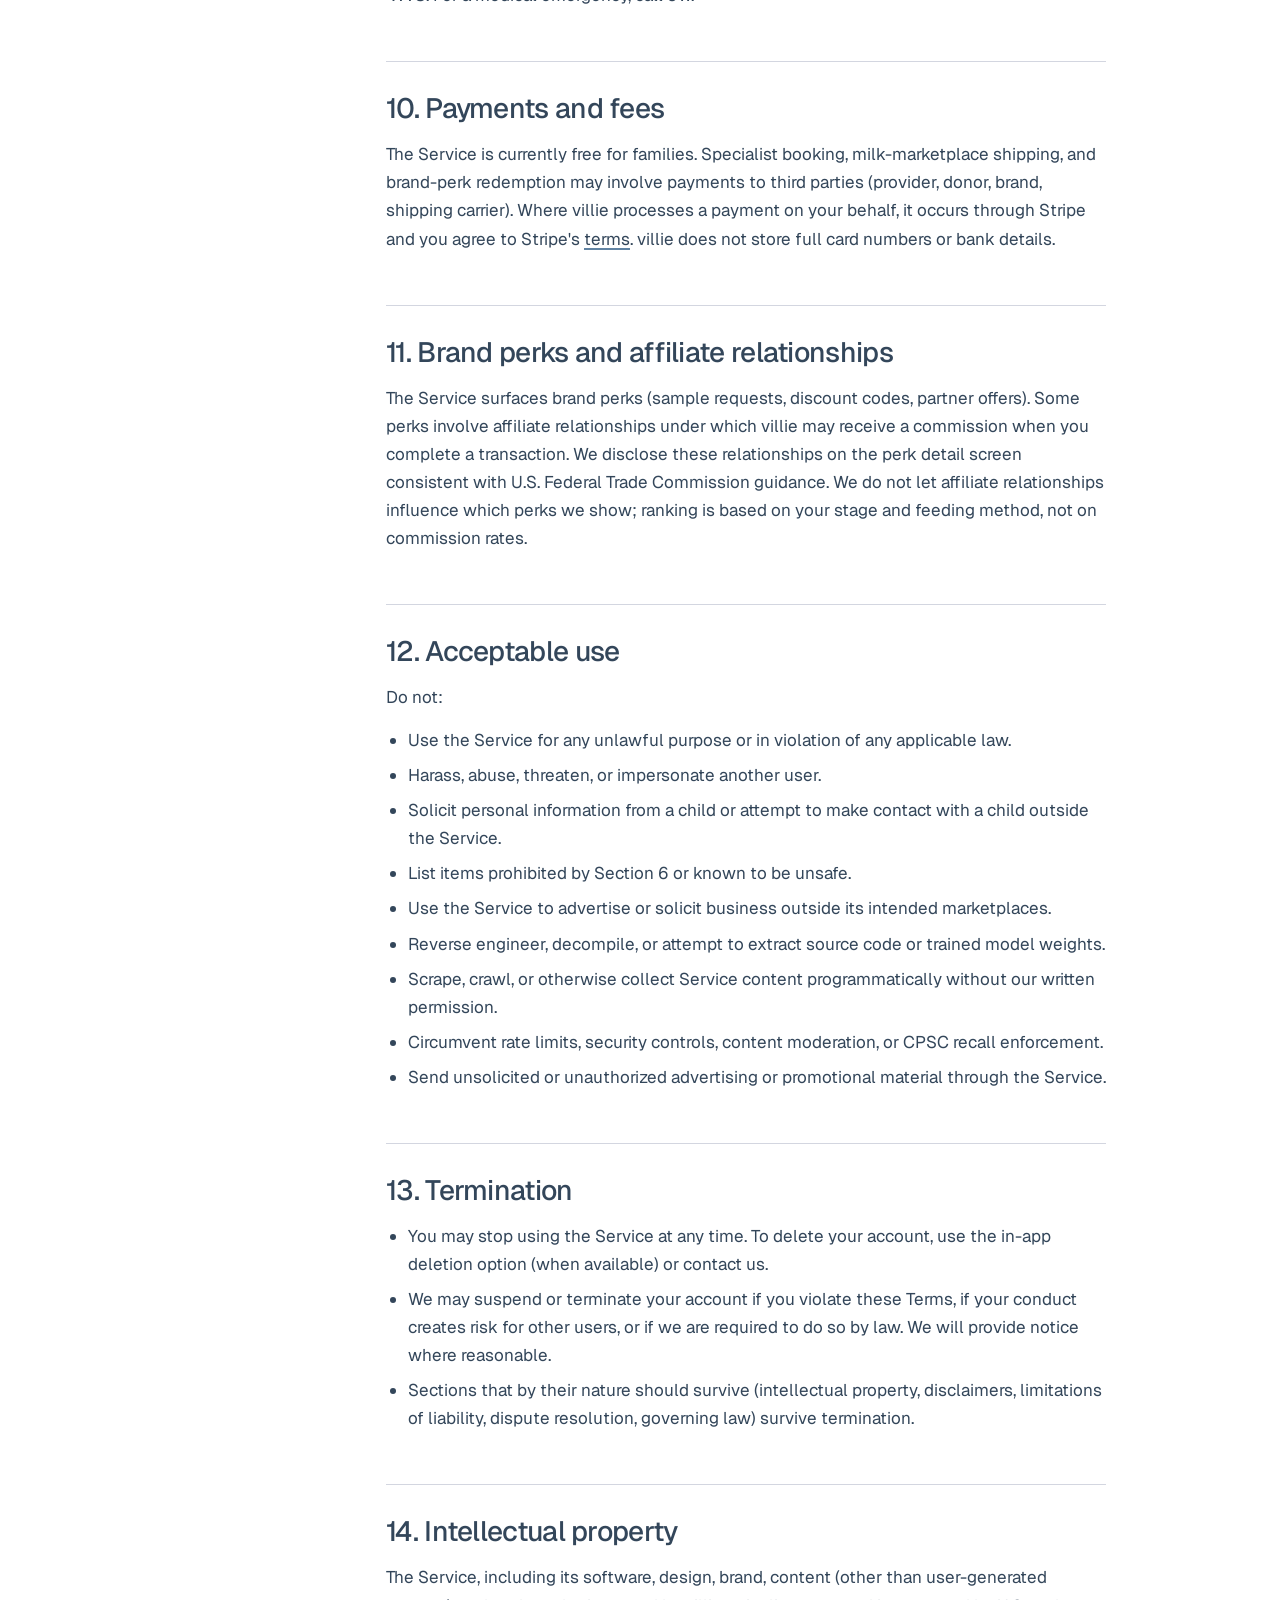
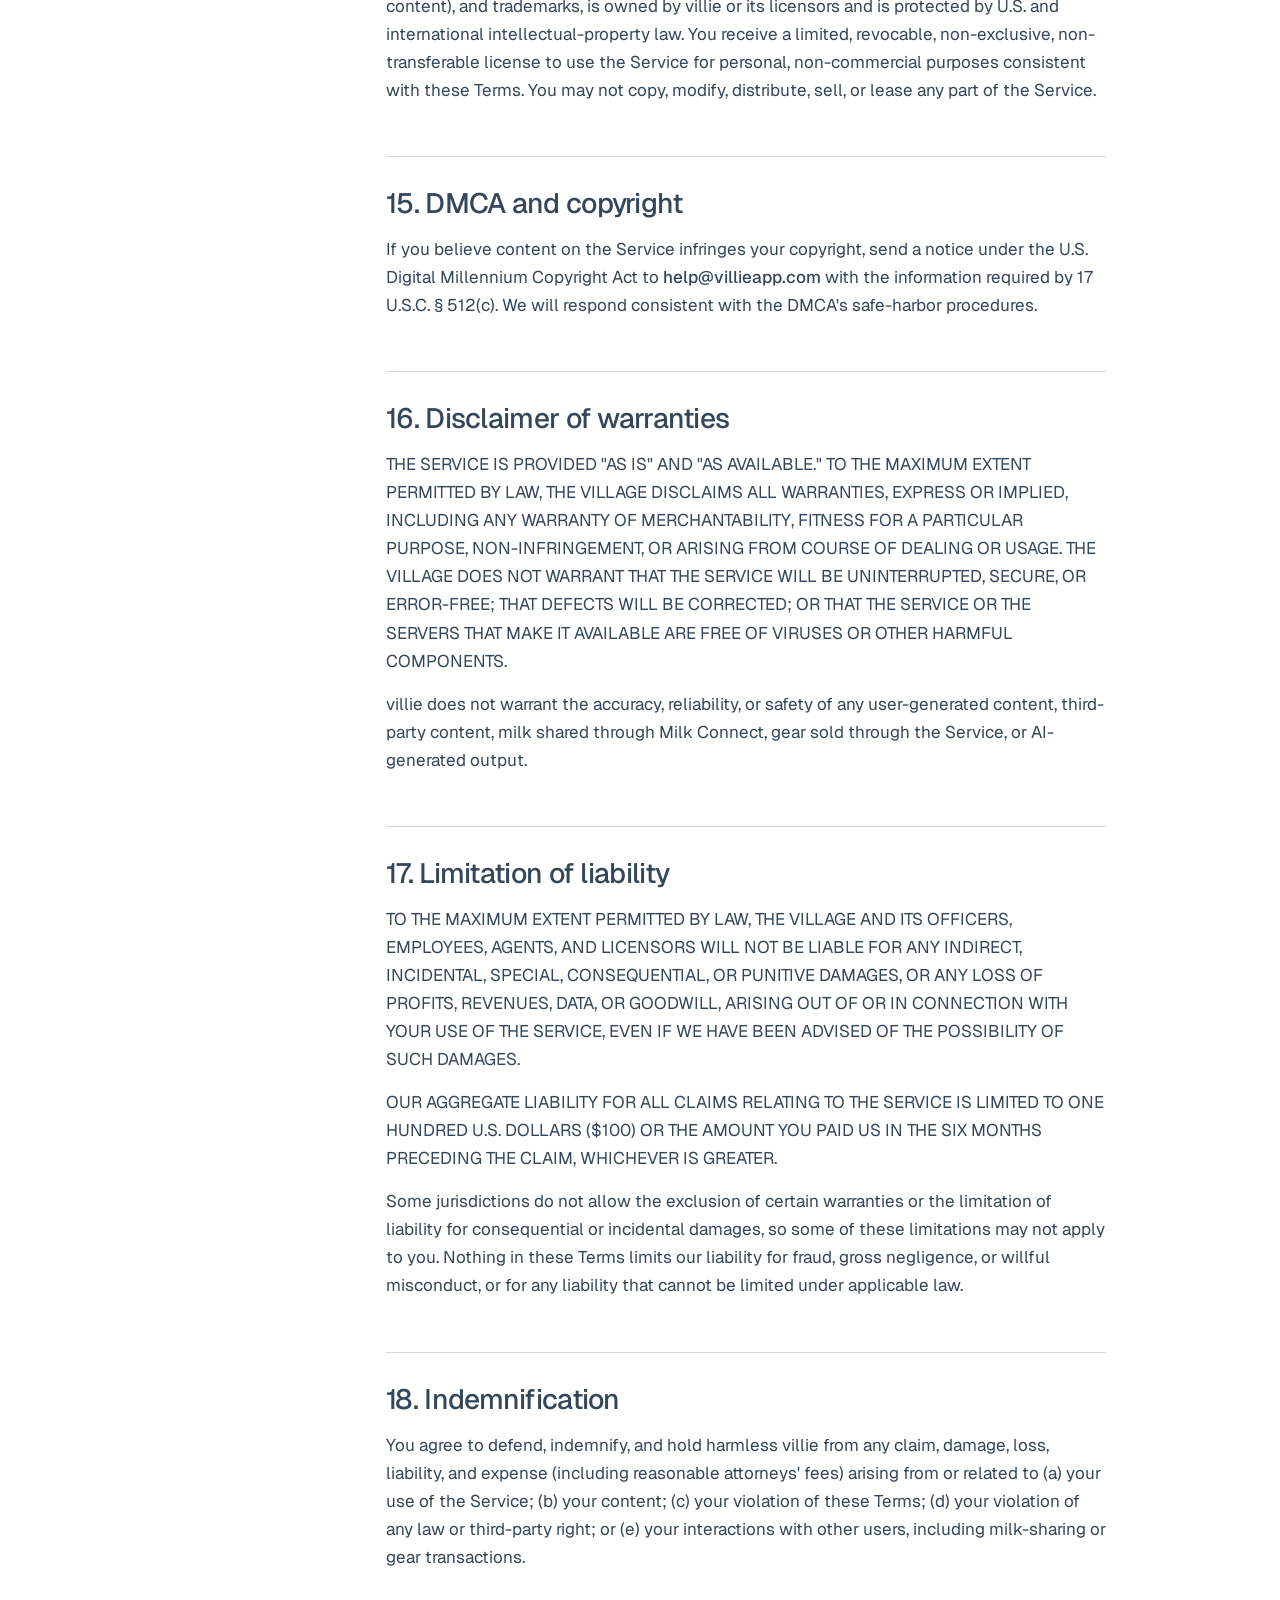
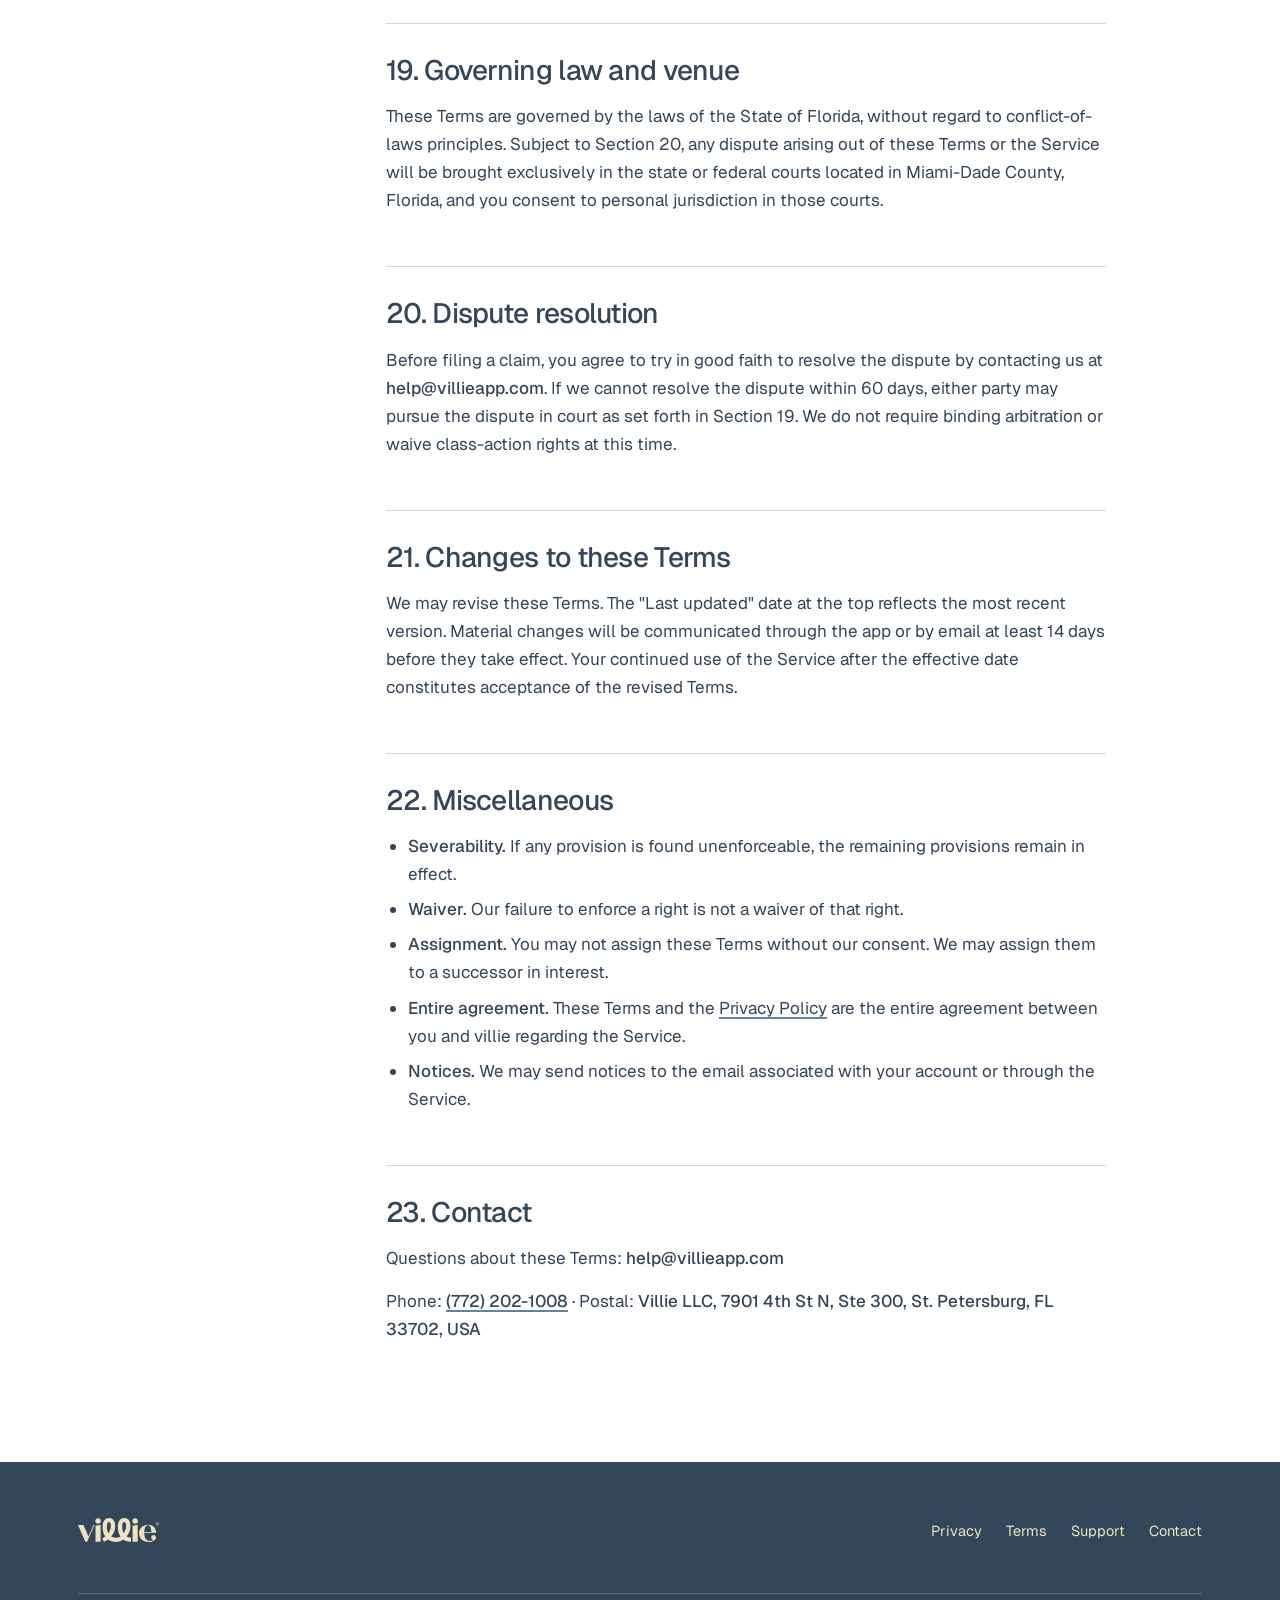
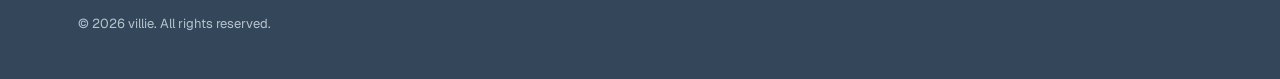
<file: terms.html>
<!DOCTYPE html>
<html lang="en">
<head>
  <meta charset="UTF-8" />
  <meta name="viewport" content="width=device-width, initial-scale=1.0" />
  <title>Terms of Service · villie</title>
  <meta name="description" content="villie's terms of service. Eligibility, acceptable use, marketplace rules, dispute resolution, and limitations of liability for our maternal-health mobile app." />
  <link rel="preconnect" href="https://fonts.googleapis.com" />
  <link rel="preconnect" href="https://fonts.gstatic.com" crossorigin />
  <!-- Brand typeface: Geist, per the Complete Brand Guidelines. -->
  <link href="https://fonts.googleapis.com/css2?family=Geist:wght@400;500;600&display=swap" rel="stylesheet" />
  <link rel="stylesheet" href="styles.css" />
  <script src="site.js" defer></script>
</head>
<body class="doc-page">
  <header class="site">
    <div class="inner">
      <a href="index.html" class="brand" aria-label="villie home"><i role="img" aria-label="villie"></i></a>
      <nav>
        <a href="index.html">Home</a>
        <a href="privacy.html">Privacy</a>
        <a href="terms.html" class="active">Terms</a>
        <a href="contact.html">Contact</a>
        <a href="index.html#join" class="nav-cta">Join the waitlist</a>
      </nav>
    </div>
  </header>

  <main>
    <div class="page-head">
      <span class="loop" aria-hidden="true"></span>
      <div class="inner">
        <h1>Terms of Service</h1>
        <p class="meta">Effective date: April 26, 2026 &middot; Last updated: October 2, 2026</p>
      </div>
    </div>

    <div class="doc">
      <nav class="toc" aria-label="On this page"></nav>
      <div class="prose">
    <p class="lede">These Terms of Service ("Terms") govern your use of villie mobile application and related services (collectively, the "Service"), operated by Villie LLC, a Florida limited liability company, 7901 4th St N, Ste 300, St. Petersburg, FL 33702, USA ("villie," "we," "us"). By creating an account or using the Service you agree to these Terms and to our <a href="privacy.html">Privacy Policy</a>. If you do not agree, do not use the Service.</p>

    <div class="callout crisis">
      <strong>Not medical advice. Not a substitute for professional care.</strong> The Service provides information, peer connection, and tools. It does not provide medical advice, diagnosis, or treatment. Always seek the advice of your physician or other qualified health provider with any questions you may have regarding a medical condition. If you are experiencing a medical emergency, call 911. If you are in mental-health crisis, dial 988 or text HOME to 741741.
    </div>

    <h2>1. Eligibility</h2>
    <p>You must be at least 18 years old to create an account or use the Service. By using the Service you represent that you are 18 or older. The Service is intended for adults; it is not directed at and not designed for minors.</p>

    <h2>2. The Service</h2>
    <p>villie is a mobile application for expecting and postpartum families. The Service includes:</p>
    <ul>
      <li><strong>Specialist directory:</strong> a searchable list of OB/GYN, doula, midwife, lactation consultant, pediatrician, sleep coach, pelvic-floor PT, perinatal dietitian, and PPD therapist providers, with verified credentials, reviews, and integrated booking through partners.</li>
      <li><strong>Milk Connect:</strong> a peer-to-peer breast-milk donor marketplace with voluntary trust badges, informed-consent gates, and optional shipping integration.</li>
      <li><strong>Support rooms:</strong> private chat rooms moderated by trained community members, with AI-assisted crisis detection and an optional anonymous mode.</li>
      <li><strong>Gear marketplace:</strong> a peer-to-peer used-baby-gear marketplace with built-in CPSC recall checks, barcode lookup, and a prohibited-items policy.</li>
      <li><strong>Home and milestones:</strong> baby milestone tracking, daily check-ins, weekly content, brand perks, and curated events.</li>
      <li><strong>Villie AI:</strong> an in-app AI companion that answers questions and provides supportive responses. Villie is not a clinician and does not provide medical advice.</li>
    </ul>

    <h2>3. Your account</h2>
    <ul>
      <li>You are responsible for safeguarding your account credentials. Tell us immediately if you suspect unauthorized access.</li>
      <li>You agree to provide accurate, current, and complete information during registration and to keep it current.</li>
      <li>You are responsible for all activity under your account.</li>
      <li>One person, one account. Do not impersonate another person or misrepresent your affiliation with any person or entity.</li>
    </ul>

    <h2>4. Specialist directory</h2>
    <p>Specialists listed in the Service are independent third parties. villie does <strong>not</strong> employ specialists, does <strong>not</strong> guarantee the quality of any specialist's services, and does <strong>not</strong> verify clinical outcomes. Listings may include providers we have verified through the U.S. National Provider Identifier Registry; an "NPI verified" badge confirms the provider's NPI number is active, not the quality of care. Booking through the Service routes you to the provider's own scheduling system. Any clinical or therapeutic relationship is between you and the provider.</p>

    <h2>5. Milk Connect</h2>
    <div class="callout">
      <strong>Important.</strong> Milk Connect is a peer-to-peer matching service for informal breast-milk sharing between families. It is not a milk bank. Donor milk shared through the Service is <strong>not</strong> screened, pasteurized, or tested by villie. The U.S. Food and Drug Administration recommends against feeding a baby breast milk acquired directly from individuals or through the internet. <a href="https://www.fda.gov/science-research/pediatrics/use-donor-human-milk">Read the FDA's guidance</a>.
    </div>
    <ul>
      <li>villie is a platform that connects donors and recipients. We are not a party to milk-sharing transactions.</li>
      <li>Voluntary trust badges (diet flags, medication disclosures, lifestyle attestations) are self-reported by donors and are not verified by villie.</li>
      <li>Recipients must complete an informed-consent acknowledgment before initiating a milk transaction.</li>
      <li>Donors and recipients are solely responsible for any safety screening, testing, and decisions about whether to use shared milk.</li>
      <li>villie expressly disclaims any warranty about the safety, quality, suitability, or fitness of any milk shared through the Service.</li>
    </ul>

    <h2>6. Gear marketplace</h2>
    <ul>
      <li>villie is a platform for peer-to-peer transactions. We are not a party to gear sales and we do not warehouse, inspect, or sell items ourselves.</li>
      <li><strong>Cash-only at MVP.</strong> Payments occur off-platform between buyer and seller (cash, Venmo, Zelle, Apple Cash, or similar) at the time of pickup. villie does not process payments for gear and provides no chargeback or buyer protection. Disputes are between the parties.</li>
      <li><strong>Prohibited items.</strong> The following categories are prohibited from listing: car seats; breast pumps; sleep positioners; inclined sleepers; helmets; cribs manufactured before 2011 (drop-side ban); toys manufactured before 1978 (lead paint). Listings in these categories will be removed.</li>
      <li><strong>CPSC recall enforcement.</strong> We check listings against the U.S. Consumer Product Safety Commission's SaferProducts.gov database before posting and on a nightly sweep. Listings matching active recalls are blocked from posting and withdrawn from the marketplace.</li>
      <li><strong>Safe-meeting standard.</strong> Both parties acknowledge a safe-meeting checklist before entering a gear thread (public meeting place, bring a second person, inspect before paying, trust your instincts).</li>
      <li>Sellers represent that they own the item, that it is not subject to a recall, that they have disclosed material defects, and that the listing is accurate.</li>
    </ul>

    <h2>7. Support rooms and user content</h2>
    <ul>
      <li>You are responsible for the content you post. Do not post content that is unlawful, harassing, defamatory, hateful, sexually explicit, threatening, or that infringes another person's rights.</li>
      <li>You grant villie a worldwide, non-exclusive, royalty-free license to host, display, reproduce, and adapt your content solely to operate the Service.</li>
      <li>By posting, you confirm you have the right to share that content.</li>
      <li><strong>AI-assisted moderation.</strong> Messages in support rooms are scanned by AI for safety concerns (suicidal ideation, postpartum depression red flags, abuse, harassment). Messages may be delayed, withheld, or routed to a human moderator. We will route users to crisis resources (988, Crisis Text Line, Postpartum Support International) when our AI detects acute risk.</li>
      <li><strong>Anonymous mode.</strong> Anonymous mode is offered to support candor in vulnerable conversations. We retain the underlying linkage between alias and account solely to enforce community standards and respond to safety concerns.</li>
      <li><strong>Section 230.</strong> villie is an interactive computer service under Section 230 of the U.S. Communications Decency Act. We are not responsible for user-generated content. We may, but are not obligated to, remove content that violates these Terms.</li>
    </ul>

    <h2>8. AI features</h2>
    <ul>
      <li>The Service uses Claude AI models (provided by Anthropic) to power Villie, content moderation, daily check-in replies, weekly room digests, and milestone explainers.</li>
      <li>AI outputs are informational and supportive. They are not medical advice, not diagnostic, and not personalized clinical guidance.</li>
      <li>You should not rely on AI output for any decision that requires clinical judgment.</li>
      <li>Inputs to and outputs from AI features are processed under our agreement with Anthropic, which prohibits use of your data to train Anthropic's models.</li>
    </ul>

    <h2>9. Crisis intervention</h2>
    <p>The Service is not a crisis service. If you are in mental-health crisis or believe someone you know is, call or text <strong>988</strong> (U.S. Suicide and Crisis Lifeline) or text <strong>HOME</strong> to <strong>741741</strong> (Crisis Text Line). For postpartum-specific support, call Postpartum Support International at <strong>1-800-944-4773</strong>. For a medical emergency, call <strong>911</strong>.</p>

    <h2>10. Payments and fees</h2>
    <p>The Service is currently free for families. Specialist booking, milk-marketplace shipping, and brand-perk redemption may involve payments to third parties (provider, donor, brand, shipping carrier). Where villie processes a payment on your behalf, it occurs through Stripe and you agree to Stripe's <a href="https://stripe.com/legal/consumer">terms</a>. villie does not store full card numbers or bank details.</p>

    <h2>11. Brand perks and affiliate relationships</h2>
    <p>The Service surfaces brand perks (sample requests, discount codes, partner offers). Some perks involve affiliate relationships under which villie may receive a commission when you complete a transaction. We disclose these relationships on the perk detail screen consistent with U.S. Federal Trade Commission guidance. We do not let affiliate relationships influence which perks we show; ranking is based on your stage and feeding method, not on commission rates.</p>

    <h2>12. Acceptable use</h2>
    <p>Do not:</p>
    <ul>
      <li>Use the Service for any unlawful purpose or in violation of any applicable law.</li>
      <li>Harass, abuse, threaten, or impersonate another user.</li>
      <li>Solicit personal information from a child or attempt to make contact with a child outside the Service.</li>
      <li>List items prohibited by Section 6 or known to be unsafe.</li>
      <li>Use the Service to advertise or solicit business outside its intended marketplaces.</li>
      <li>Reverse engineer, decompile, or attempt to extract source code or trained model weights.</li>
      <li>Scrape, crawl, or otherwise collect Service content programmatically without our written permission.</li>
      <li>Circumvent rate limits, security controls, content moderation, or CPSC recall enforcement.</li>
      <li>Send unsolicited or unauthorized advertising or promotional material through the Service.</li>
    </ul>

    <h2>13. Termination</h2>
    <ul>
      <li>You may stop using the Service at any time. To delete your account, use the in-app deletion option (when available) or contact us.</li>
      <li>We may suspend or terminate your account if you violate these Terms, if your conduct creates risk for other users, or if we are required to do so by law. We will provide notice where reasonable.</li>
      <li>Sections that by their nature should survive (intellectual property, disclaimers, limitations of liability, dispute resolution, governing law) survive termination.</li>
    </ul>

    <h2>14. Intellectual property</h2>
    <p>The Service, including its software, design, brand, content (other than user-generated content), and trademarks, is owned by villie or its licensors and is protected by U.S. and international intellectual-property law. You receive a limited, revocable, non-exclusive, non-transferable license to use the Service for personal, non-commercial purposes consistent with these Terms. You may not copy, modify, distribute, sell, or lease any part of the Service.</p>

    <h2>15. DMCA and copyright</h2>
    <p>If you believe content on the Service infringes your copyright, send a notice under the U.S. Digital Millennium Copyright Act to <strong>help@villieapp.com</strong> with the information required by 17 U.S.C. &sect; 512(c). We will respond consistent with the DMCA's safe-harbor procedures.</p>

    <h2>16. Disclaimer of warranties</h2>
    <p>THE SERVICE IS PROVIDED "AS IS" AND "AS AVAILABLE." TO THE MAXIMUM EXTENT PERMITTED BY LAW, THE VILLAGE DISCLAIMS ALL WARRANTIES, EXPRESS OR IMPLIED, INCLUDING ANY WARRANTY OF MERCHANTABILITY, FITNESS FOR A PARTICULAR PURPOSE, NON-INFRINGEMENT, OR ARISING FROM COURSE OF DEALING OR USAGE. THE VILLAGE DOES NOT WARRANT THAT THE SERVICE WILL BE UNINTERRUPTED, SECURE, OR ERROR-FREE; THAT DEFECTS WILL BE CORRECTED; OR THAT THE SERVICE OR THE SERVERS THAT MAKE IT AVAILABLE ARE FREE OF VIRUSES OR OTHER HARMFUL COMPONENTS.</p>
    <p>villie does not warrant the accuracy, reliability, or safety of any user-generated content, third-party content, milk shared through Milk Connect, gear sold through the Service, or AI-generated output.</p>

    <h2>17. Limitation of liability</h2>
    <p>TO THE MAXIMUM EXTENT PERMITTED BY LAW, THE VILLAGE AND ITS OFFICERS, EMPLOYEES, AGENTS, AND LICENSORS WILL NOT BE LIABLE FOR ANY INDIRECT, INCIDENTAL, SPECIAL, CONSEQUENTIAL, OR PUNITIVE DAMAGES, OR ANY LOSS OF PROFITS, REVENUES, DATA, OR GOODWILL, ARISING OUT OF OR IN CONNECTION WITH YOUR USE OF THE SERVICE, EVEN IF WE HAVE BEEN ADVISED OF THE POSSIBILITY OF SUCH DAMAGES.</p>
    <p>OUR AGGREGATE LIABILITY FOR ALL CLAIMS RELATING TO THE SERVICE IS LIMITED TO ONE HUNDRED U.S. DOLLARS ($100) OR THE AMOUNT YOU PAID US IN THE SIX MONTHS PRECEDING THE CLAIM, WHICHEVER IS GREATER.</p>
    <p>Some jurisdictions do not allow the exclusion of certain warranties or the limitation of liability for consequential or incidental damages, so some of these limitations may not apply to you. Nothing in these Terms limits our liability for fraud, gross negligence, or willful misconduct, or for any liability that cannot be limited under applicable law.</p>

    <h2>18. Indemnification</h2>
    <p>You agree to defend, indemnify, and hold harmless villie from any claim, damage, loss, liability, and expense (including reasonable attorneys' fees) arising from or related to (a) your use of the Service; (b) your content; (c) your violation of these Terms; (d) your violation of any law or third-party right; or (e) your interactions with other users, including milk-sharing or gear transactions.</p>

    <h2>19. Governing law and venue</h2>
    <p>These Terms are governed by the laws of the State of Florida, without regard to conflict-of-laws principles. Subject to Section 20, any dispute arising out of these Terms or the Service will be brought exclusively in the state or federal courts located in Miami-Dade County, Florida, and you consent to personal jurisdiction in those courts.</p>

    <h2>20. Dispute resolution</h2>
    <p>Before filing a claim, you agree to try in good faith to resolve the dispute by contacting us at <strong>help@villieapp.com</strong>. If we cannot resolve the dispute within 60 days, either party may pursue the dispute in court as set forth in Section 19. We do not require binding arbitration or waive class-action rights at this time.</p>

    <h2>21. Changes to these Terms</h2>
    <p>We may revise these Terms. The "Last updated" date at the top reflects the most recent version. Material changes will be communicated through the app or by email at least 14 days before they take effect. Your continued use of the Service after the effective date constitutes acceptance of the revised Terms.</p>

    <h2>22. Miscellaneous</h2>
    <ul>
      <li><strong>Severability.</strong> If any provision is found unenforceable, the remaining provisions remain in effect.</li>
      <li><strong>Waiver.</strong> Our failure to enforce a right is not a waiver of that right.</li>
      <li><strong>Assignment.</strong> You may not assign these Terms without our consent. We may assign them to a successor in interest.</li>
      <li><strong>Entire agreement.</strong> These Terms and the <a href="privacy.html">Privacy Policy</a> are the entire agreement between you and villie regarding the Service.</li>
      <li><strong>Notices.</strong> We may send notices to the email associated with your account or through the Service.</li>
    </ul>

    <h2>23. Contact</h2>
    <p>Questions about these Terms: <strong>help@villieapp.com</strong></p>
    <p>Phone: <strong><a href="tel:+17722021008">(772) 202-1008</a></strong> &middot; Postal: <strong>Villie LLC, 7901 4th St N, Ste 300, St. Petersburg, FL 33702, USA</strong></p>
      </div>
    </div>
  </main>

  <footer class="site">
    <div class="inner">
      <a href="index.html" class="brand" aria-label="villie home"><i role="img" aria-label="villie"></i></a>
      <nav aria-label="Footer">
        <a href="privacy.html">Privacy</a>
        <a href="terms.html">Terms</a>
        <a href="support.html">Support</a>
        <a href="contact.html">Contact</a>
      </nav>
      <p class="fine">&copy; 2026 villie. All rights reserved.</p>
    </div>
  </footer>
</body>
</html>
</file>
<file: styles.css>
/* ════════════════════════════════════════════════════════════════
   villie — shared stylesheet
   Drives the secondary pages: privacy, terms, contact, support,
   /onboard and /auth/confirm. The landing page (index.html) carries
   its own layout on top of these same tokens.

   Brand R2, per the Complete Brand Guidelines (Softriver, Oct 2026).
   Primary   White #FFFFFF · Champagne #EEE3C0 · Pastel Heather #B6C4CD
             · Glaucous #6083A3
   Grayscale Graphite #6E7180 · Space #9DA2B3 · Steel #BCBFCC
             · Smoke #D3D6E0 · Cloud #EDEFF7
   Typeface  Geist — one family. Medium 500 headings, Regular 400 text.

   ── NON-NEGOTIABLES ─────────────────────────────────────────────
   1. CONTRAST. Glaucous cannot carry small text: champagne-on-glaucous
      is 3.1:1 and white-on-glaucous 4.0:1, both under the 4.5:1 floor.
      Dark bands that carry text use --ink (#33465A), the deeper tone of
      the same blue — champagne on ink is 7.6:1. Glaucous is for
      accents, fills and large display only.
      Body ink on white 9.7:1 · on champagne 7.6:1 · on heather 5.4:1.
   2. The book forbids gradients, rotation, opacity shifts on the logo,
      and any colour outside the palette. All four apply here.
   3. The wordmark SVG inherits currentColor and is trimmed to its ink
      bounds, so a CSS height is the real rendered height. It is painted
      as a mask so one file serves both lockups. Never re-export padded.
   4. Labels lowercase, never tracked caps.
   ════════════════════════════════════════════════════════════════ */

:root {
  /* Primary palette */
  --white:      #FFFFFF;
  --champagne:  #EEE3C0;
  --heather:    #B6C4CD;
  --glaucous:   #6083A3;
  --ink:        #33465A;  /* deeper tone of the brand blue — text + dark bands */

  /* Grayscale palette */
  --graphite:   #6E7180;
  --space:      #9DA2B3;
  --steel:      #BCBFCC;
  --smoke:      #D3D6E0;
  --cloud:      #EDEFF7;

  /* Semantic */
  --page:       var(--white);
  --surface:    var(--champagne);
  --card:       var(--white);
  --text:       var(--ink);
  --text-mid:   var(--graphite);
  --border:     var(--smoke);
  --accent:     var(--glaucous);

  --edge:       #1C2836;  /* the side of an ink button */

  --gutter: 20px;
  --maxw: 760px;
}

html, body {
  margin: 0;
  background: var(--page);
  color: var(--text);
  font-family: 'Geist', -apple-system, BlinkMacSystemFont, 'Segoe UI', sans-serif;
  font-size: 17px;
  line-height: 1.6;
  -webkit-font-smoothing: antialiased;
}
* { box-sizing: border-box; }
img, svg { max-width: 100%; }

a { color: var(--glaucous); text-decoration: underline; text-underline-offset: 3px; text-decoration-thickness: 1px; }
a:hover { color: var(--ink); }
a:focus-visible,
button:focus-visible,
input:focus-visible {
  outline: 2px solid var(--ink);
  outline-offset: 3px;
  border-radius: 3px;
}

/* ── Masthead ───────────────────────────────────────────────── */
header.site {
  background: var(--champagne);
  padding: 22px 0;
}
header.site .inner {
  max-width: var(--maxw); margin: 0 auto; padding: 0 var(--gutter);
  display: flex; align-items: center; justify-content: space-between;
  gap: 16px; flex-wrap: wrap;
}
/* The wordmark is a mask so it can be recoloured per lockup from one
   file. aspect-ratio comes from the trimmed viewBox (432.53 x 128.88). */
header.site .brand { display: inline-flex; align-items: center; color: var(--glaucous); border: none; text-decoration: none; }
header.site .brand i,
footer.site .brand i {
  display: block; height: 34px; aspect-ratio: 432.53 / 128.88;
  background: currentColor;
  -webkit-mask: url(villie-wordmark.svg) no-repeat center / contain;
          mask: url(villie-wordmark.svg) no-repeat center / contain;
}
header.site nav { display: flex; gap: 20px; font-size: 15px; flex-wrap: wrap; }
header.site nav a { color: var(--ink); text-decoration: none; opacity: .78; }
header.site nav a:hover,
header.site nav a.active { opacity: 1; text-decoration: underline; text-underline-offset: 3px; }

@media (max-width: 600px) {
  header.site .inner { flex-direction: column; align-items: flex-start; gap: 10px; }
  header.site .brand i, footer.site .brand i { height: 28px; }
  header.site nav { gap: 16px; font-size: 14px; }
}

/* ── Page body ──────────────────────────────────────────────── */
main {
  max-width: var(--maxw);
  margin: 0 auto;
  padding: 56px var(--gutter) 88px;
}

h1 {
  font-size: clamp(32px, 5vw, 44px);
  line-height: 1.08; letter-spacing: -0.03em;
  font-weight: 500; margin: 0 0 12px;
}
h2 {
  font-size: 23px; line-height: 1.2; letter-spacing: -0.02em;
  font-weight: 500; margin: 40px 0 12px;
}
h3 {
  font-size: 17px; line-height: 1.3; letter-spacing: -0.01em;
  font-weight: 500; margin: 26px 0 8px; color: var(--ink);
}
/* Emphasis inside a heading stays a plain italic — the brand has no
   script face, and the book's logo is the only expressive letterform. */
h1 em, h2 em, h3 em { font-style: italic; font-weight: 500; }

p { margin: 0 0 15px; color: var(--text); }
ul, ol { margin: 0 0 15px; padding-left: 22px; }
li { margin-bottom: 7px; }
strong { font-weight: 500; color: var(--ink); }

.lede {
  font-size: 19px; line-height: 1.5; letter-spacing: -0.01em;
  color: var(--text-mid); margin: 0 0 28px;
}
.meta {
  font-size: 14px; color: var(--graphite); margin: 0 0 32px;
}

/* Square corners throughout. Pills, rounded cards and icon chips read as
   generated-template furniture — the founder spotted them on sight. Structure
   comes from rules and alignment instead. */

/* ── Callout ────────────────────────────────────────────────── */
.callout {
  background: var(--champagne);
  border: 1px solid rgba(96,131,163,.22);
  padding: 18px 22px;
  border-radius: 0;
  margin: 26px 0;
}
.callout p:last-child { margin-bottom: 0; }
.callout strong { color: var(--ink); }
/* Crisis keeps a sober, non-brand red: safety information should read as
   urgent, not on-brand. This is the one sanctioned exception. */
.callout.crisis { background: #FBEDEA; border-color: rgba(140,47,29,.30); }
.callout.crisis strong { color: #8C2F1D; }
.callout.olive  { background: var(--cloud); border-color: var(--steel); }

/* ── Cards ──────────────────────────────────────────────────── */
.cards {
  display: grid;
  grid-template-columns: repeat(auto-fit, minmax(220px, 1fr));
  gap: 16px;
  margin: 26px 0;
}
.card {
  background: var(--card);
  border: 1px solid var(--border);
  border-radius: 0;
  padding: 22px;
}
.card a { border-bottom: none; }
.card h3 { margin: 0 0 8px; font-size: 17px; }
.card p { color: var(--text-mid); font-size: 15px; line-height: 1.5; margin: 0; }

/* ── Tables ─────────────────────────────────────────────────── */
table.disclosures {
  width: 100%; border-collapse: collapse; margin: 22px 0; font-size: 15px;
}
table.disclosures th, table.disclosures td {
  text-align: left; padding: 11px 13px;
  border-bottom: 1px solid var(--border); vertical-align: top;
}
table.disclosures th {
  background: var(--cloud); font-weight: 500; color: var(--ink);
}

/* ── Buttons ────────────────────────────────────────────────── */
.btn {
  display: inline-block; padding: 16px 30px; border-radius: 0;
  background: var(--ink); color: var(--champagne);
  font-size: 16px; font-weight: 500; text-decoration: none;
  border: none; cursor: pointer; font-family: inherit;
}
/* Buttons are keys: a solid edge under the face, in the darker tone of its
   own colour. The face lifts under the pointer and goes down when pressed.
   Hard edges only: no blur, no gradient. */
.btn { box-shadow: 0 5px 0 var(--edge); }
.btn:hover { color: var(--champagne); }
.btn:active, .btn[disabled] { transform: translateY(4px); box-shadow: 0 1px 0 var(--edge); }
@media (hover: hover) {
  .btn:hover:not(:active):not([disabled]) { transform: translateY(-2px); box-shadow: 0 7px 0 var(--edge); }
}
@media (prefers-reduced-motion: no-preference) {
  .btn { transition: transform .12s ease, box-shadow .12s ease; }
}

/* ── Footer ─────────────────────────────────────────────────── */
footer.site {
  background: var(--ink); color: var(--heather);
  padding: 44px 0 38px; margin-top: 64px;
}
footer.site .inner {
  max-width: var(--maxw); margin: 0 auto; padding: 0 var(--gutter);
  display: flex; flex-wrap: wrap; gap: 20px; justify-content: space-between; align-items: center;
}
footer.site .brand { color: var(--champagne); display: inline-block; }
footer.site .brand i { height: 26px; }
footer.site a { color: var(--champagne); }
footer.site nav { display: flex; gap: 20px; font-size: 15px; flex-wrap: wrap; }
footer.site .fine { font-size: 13.5px; color: var(--space); width: 100%; margin: 0; }

/* ════════════════════════════════════════════════════════════════
   Text pages: privacy, terms, support, contact  (body.doc-page)
   The same page the landing is, at reading pace: the masthead and its
   one action, a champagne title band with the loop, then the text in a
   single measured column with a contents list beside it that follows
   the reader. Scoped to .doc-page so /onboard and /auth/confirm, which
   share this file, are untouched.
   The blend from the title band into the page follows the landing's
   rule: light fields melt into each other, and a field meets the ink at
   an edge. So the band blends into the white, and the page stops clean
   at the footer. Delete .page-head::after to remove the blend.
   ════════════════════════════════════════════════════════════════ */
.doc-page {
  --wide: 1180px; --pad: 28px;
  --rule: rgba(51,70,90,.16);
  --ease: cubic-bezier(.2,.7,.2,1);
  --to-white: linear-gradient(to bottom, rgba(255,255,255,0.000) 0.0%, rgba(255,255,255,0.005) 8.3%, rgba(255,255,255,0.035) 16.7%, rgba(255,255,255,0.104) 25.0%, rgba(255,255,255,0.210) 33.3%, rgba(255,255,255,0.347) 41.7%, rgba(255,255,255,0.500) 50.0%, rgba(255,255,255,0.653) 58.3%, rgba(255,255,255,0.790) 66.7%, rgba(255,255,255,0.896) 75.0%, rgba(255,255,255,0.965) 83.3%, rgba(255,255,255,0.995) 91.7%, rgba(255,255,255,1.000) 100.0%);
}

/* Masthead: the landing's, with the pages listed. */
.doc-page header.site { padding: 0; }
.doc-page header.site .inner {
  max-width: var(--wide); padding: 24px var(--pad); align-items: center;
  border-bottom: 1px solid var(--rule);
}
.doc-page header.site .brand i { height: 32px; }
.doc-page header.site nav { align-items: center; gap: 28px; font-size: 14.5px; }
.doc-page header.site nav a { opacity: 1; padding-bottom: 2px; border-bottom: 1px solid transparent; text-decoration: none; }
.doc-page header.site nav a:hover,
.doc-page header.site nav a.active { border-bottom-color: var(--ink); text-decoration: none; }
.doc-page header.site nav a.nav-cta {
  background: var(--ink); color: var(--champagne); padding: 10px 16px; border: none; font-weight: 500;
  box-shadow: 0 3px 0 var(--edge);
}
.doc-page header.site nav a.nav-cta:active { transform: translateY(2px); box-shadow: 0 1px 0 var(--edge); }
@media (hover: hover) {
  .doc-page header.site nav a.nav-cta:hover:not(:active) { transform: translateY(-1px); box-shadow: 0 4px 0 var(--edge); }
}

/* Title band. */
.doc-page main { max-width: none; margin: 0; padding: 0; position: relative; }
.page-head { position: relative; overflow: hidden; background: var(--champagne); padding: 84px 0 150px; }
.page-head .inner { position: relative; z-index: 1; max-width: var(--wide); margin: 0 auto; padding: 0 var(--pad); }
.page-head h1 { font-size: clamp(40px, 6.2vw, 80px); line-height: .98; letter-spacing: -.035em; margin: 0; text-wrap: balance; }
.page-head .meta { font-size: 15.5px; color: var(--ink); margin: 22px 0 0; }
.page-head .lede { font-size: clamp(17px, 1.6vw, 20px); color: var(--ink); max-width: 34em; margin: 24px 0 0; }
.page-head .loop {
  position: absolute; pointer-events: none; right: -6%; top: 50%; transform: translateY(-46%);
  width: clamp(260px, 32vw, 460px); aspect-ratio: 1 / .83; background: var(--heather);
  -webkit-mask: url(villie-emblem.png) no-repeat center / contain;
          mask: url(villie-emblem.png) no-repeat center / contain;
}
.page-head::after { content: ""; position: absolute; left: 0; right: 0; bottom: 0; height: 200px; background: var(--to-white); pointer-events: none; }

/* The text, and the contents list beside it. */
.doc { max-width: var(--wide); margin: -34px auto 0; padding: 0 var(--pad) 104px; position: relative; z-index: 1; }
.doc.has-toc { display: grid; grid-template-columns: 232px minmax(0, 720px); gap: 76px; align-items: start; }
.toc { display: none; }
.doc.has-toc .toc { display: block; position: sticky; top: 28px; max-height: calc(100vh - 56px); overflow: auto; font-size: 14.5px; line-height: 1.35; }
.toc p { font-size: 13.5px; color: var(--graphite); margin: 0 0 12px; }
.toc a { display: block; padding: 7px 0 7px 14px; border-left: 1px solid var(--border); color: var(--graphite); text-decoration: none; }
.toc a:hover { color: var(--ink); }
.toc a[aria-current="true"] { color: var(--ink); border-left-color: var(--ink); }

.prose { max-width: 720px; font-size: 17px; line-height: 1.65; }
.prose > :first-child { margin-top: 0; }
.prose h2 { font-size: clamp(23px, 2.4vw, 28px); line-height: 1.15; letter-spacing: -.025em; margin: 52px 0 16px; padding-top: 30px; border-top: 1px solid var(--border); scroll-margin-top: 20px; }
.prose h3 { font-size: 18px; margin: 30px 0 8px; }
.prose p, .prose li { color: var(--ink); }
.prose .lede { font-size: 19px; line-height: 1.55; color: var(--ink); }
/* Ink, not glaucous: glaucous cannot carry text this size (4.0:1 on white).
   It keeps the accent as the underline. */
.prose a { color: var(--ink); text-decoration-color: var(--glaucous); text-decoration-thickness: 1.5px; }
.prose a:hover { text-decoration-color: var(--ink); }
.prose .callout { border: none; border-left: 2px solid var(--ink); padding: 20px 24px; margin: 30px 0; }
.prose .callout.crisis { border-left-color: #8C2F1D; }
.prose table.disclosures { display: block; overflow-x: auto; }

/* Footer: the landing's. */
.doc-page footer.site { margin-top: 0; padding: 56px 0 44px; position: relative; }
.doc-page footer.site .inner { max-width: var(--wide); padding: 0 var(--pad); gap: 24px; align-items: flex-end; }
.doc-page footer.site .brand i { height: 24px; }
.doc-page footer.site nav { gap: 24px; font-size: 14.5px; }
.doc-page footer.site a { text-decoration: none; border-bottom: 1px solid transparent; }
.doc-page footer.site nav a:hover { border-bottom-color: var(--champagne); color: var(--champagne); }
.doc-page footer.site .fine { font-size: 13px; color: var(--heather); margin: 26px 0 0; border-top: 1px solid rgba(238,227,192,.22); padding-top: 20px; }
.doc-page footer.site :focus-visible { outline-color: var(--champagne); }

@media (max-width: 1023px) {
  .doc.has-toc { display: block; }
  .doc.has-toc .toc { display: none; }
}
@media (max-width: 700px) {
  .doc-page { --pad: 22px; }
  .doc-page header.site .inner { flex-direction: row; align-items: center; gap: 14px; padding-top: 16px; padding-bottom: 16px; }
  .doc-page header.site .brand i { height: 27px; }
  .doc-page header.site nav { gap: 16px; font-size: 14px; }
  .doc-page header.site nav a.nav-cta { display: none; }
  .page-head { padding: 52px 0 120px; }
  .page-head .loop { display: none; }
  .page-head::after { height: 150px; }
  .doc { margin-top: -30px; padding-bottom: 72px; }
  .prose { font-size: 16.5px; }
  .prose h2 { margin-top: 40px; padding-top: 24px; }
}
@media (prefers-reduced-motion: no-preference) {
  html:has(.doc-page) { scroll-behavior: smooth; }
  .doc-page header.site nav a.nav-cta { transition: transform .12s ease, box-shadow .12s ease; }
  .page-head h1 { animation: page-rise .7s var(--ease) backwards; }
  .page-head .meta, .page-head .lede { animation: page-rise .7s var(--ease) .12s backwards; }
  .page-head .loop { animation: page-wipe 1.2s var(--ease) .15s backwards; }
  @keyframes page-rise { from { opacity: 0; transform: translateY(12px); } }
  @keyframes page-wipe { from { clip-path: inset(0 100% 0 0); } to { clip-path: inset(0 0 0 0); } }
}
</file>
